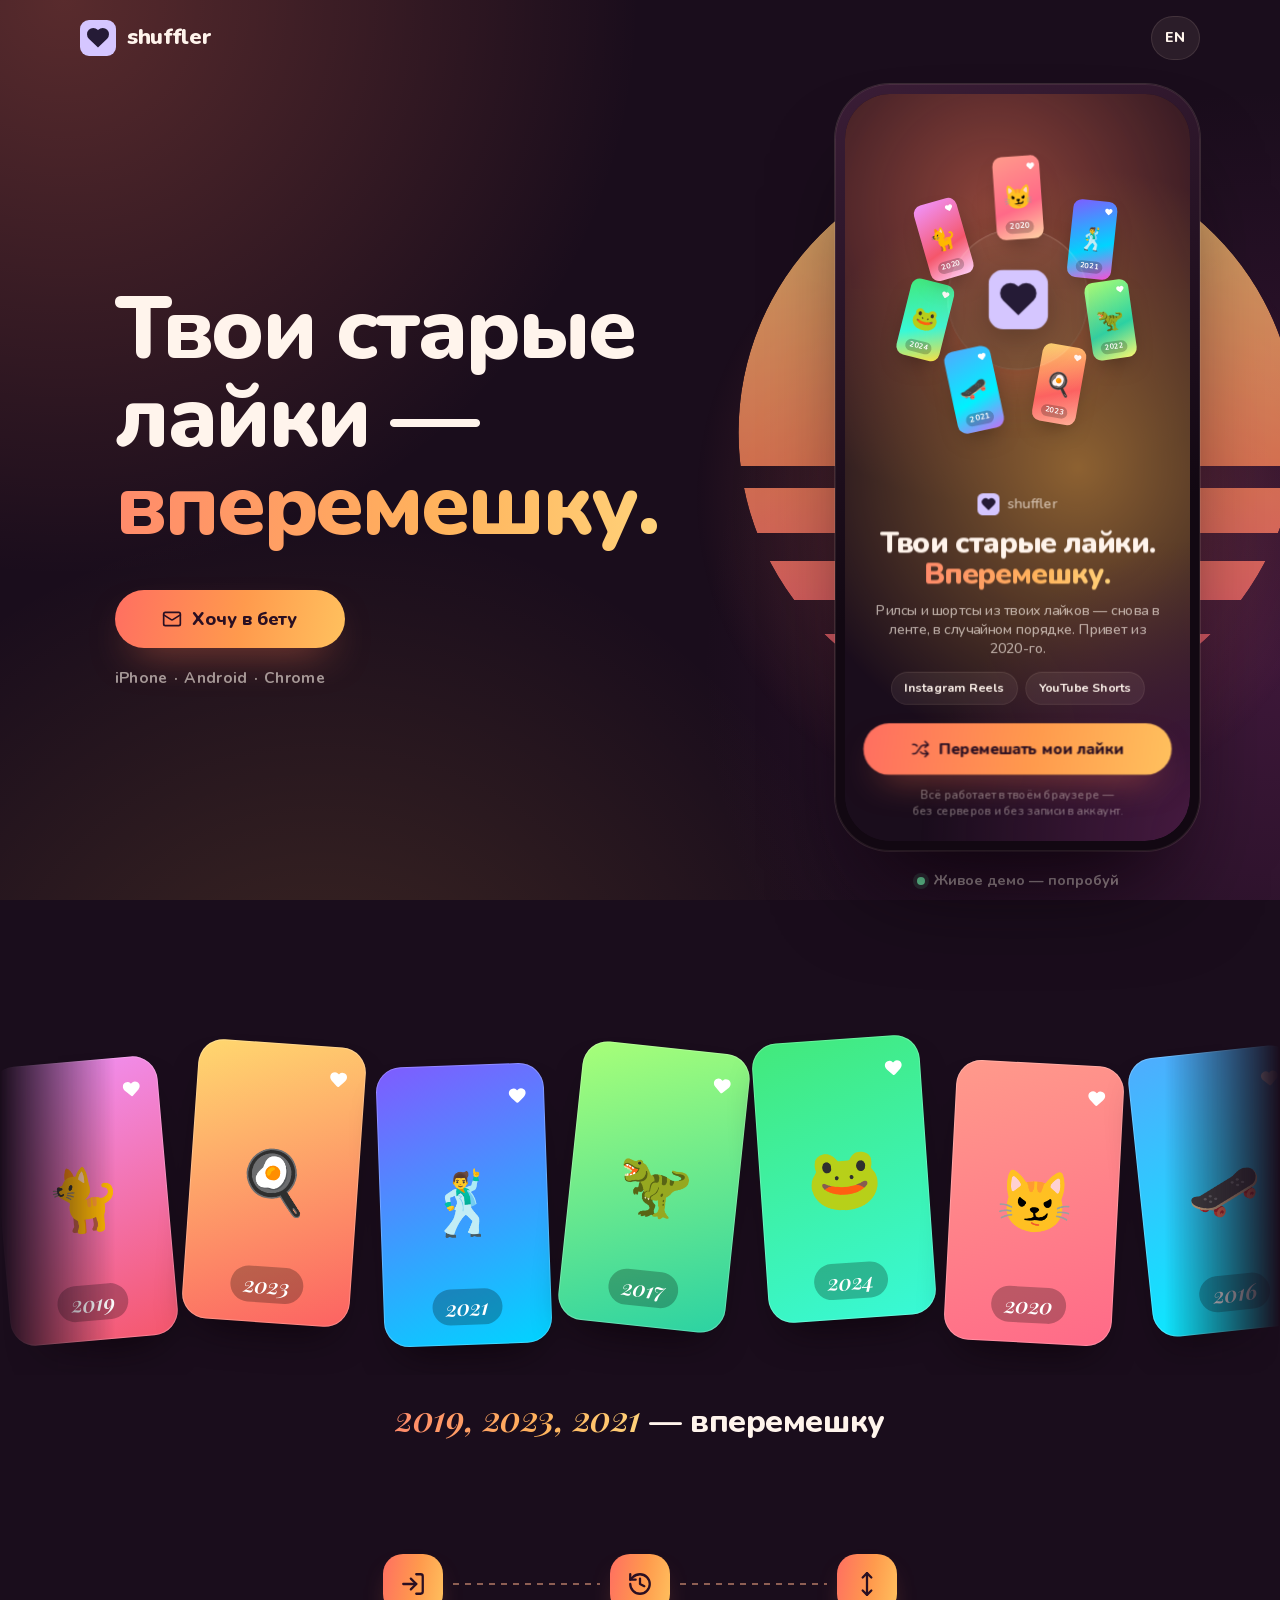
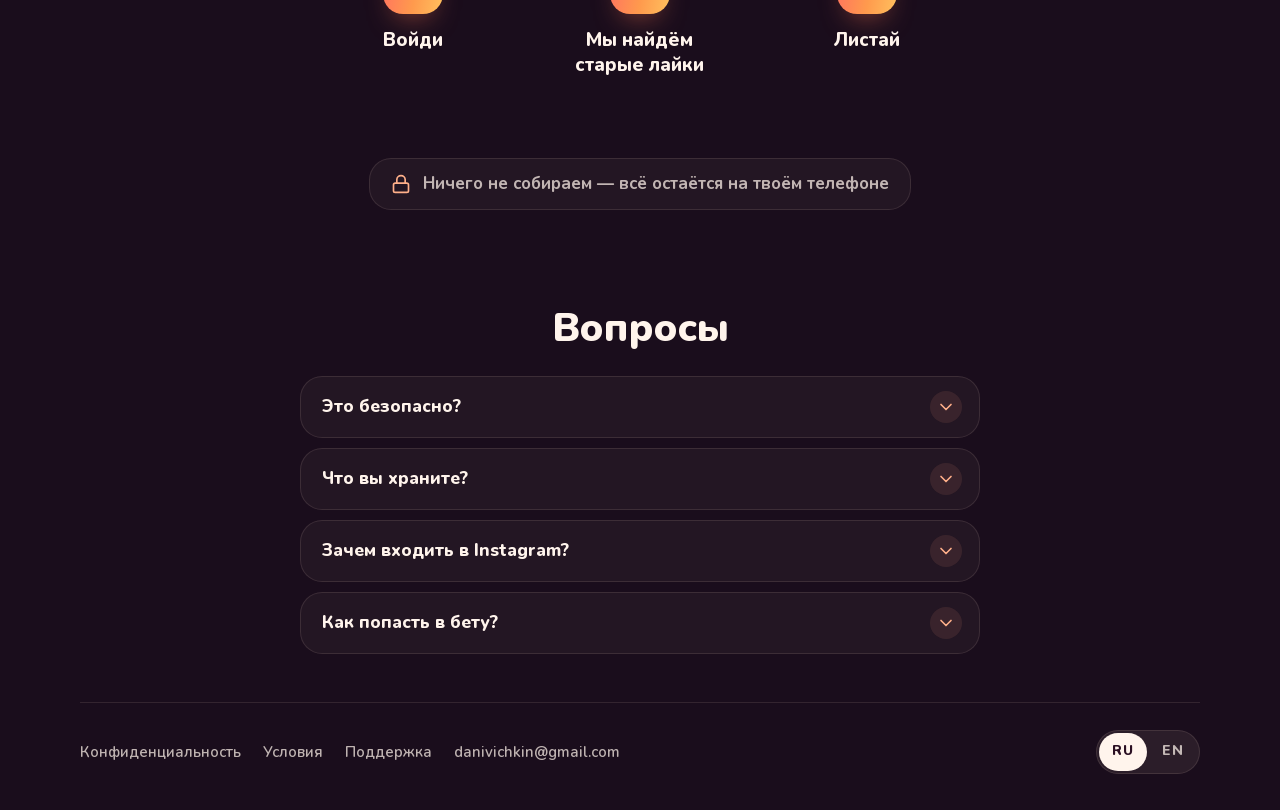
<file: index.html>
<!doctype html>
<html lang="ru">
<head>
  <meta charset="utf-8">
  <meta name="viewport" content="width=device-width, initial-scale=1, viewport-fit=cover">
  <meta name="color-scheme" content="dark">
  <meta name="theme-color" content="#1a0d1c">
  <title>Shuffler — твои старые лайки, вперемешку</title>
  <meta name="description" content="Рилсы и шортсы, которые ты когда-то лайкнул, — вперемешку. Ничего не собираем: всё остаётся на твоём телефоне.">
  <link rel="canonical" href="https://pac1man.github.io/shuffler/">
  <link rel="alternate" hreflang="ru" href="https://pac1man.github.io/shuffler/">
  <link rel="alternate" hreflang="en" href="https://pac1man.github.io/shuffler/en/">
  <link rel="alternate" hreflang="x-default" href="https://pac1man.github.io/shuffler/">
  <meta property="og:type" content="website">
  <meta property="og:site_name" content="Shuffler">
  <meta property="og:locale" content="ru_RU">
  <meta property="og:locale:alternate" content="en_US">
  <meta property="og:title" content="Shuffler — твои старые лайки, вперемешку">
  <meta property="og:description" content="Рилсы и шортсы, которые ты когда-то лайкнул, — вперемешку.">
  <meta property="og:url" content="https://pac1man.github.io/shuffler/">
  <meta property="og:image" content="https://pac1man.github.io/shuffler/assets/og-ru.jpg">
  <meta property="og:image:width" content="1200">
  <meta property="og:image:height" content="630">
  <meta property="og:image:alt" content="Shuffler: три открытки с эмодзи на фоне заката и надпись «Твои старые лайки. Вперемешку.»">
  <meta name="twitter:card" content="summary_large_image">
  <link rel="icon" href="assets/icon.svg" type="image/svg+xml">
  <link rel="icon" href="assets/icon-32.png" sizes="32x32" type="image/png">
  <link rel="apple-touch-icon" href="assets/apple-touch-icon.png">
  <link rel="stylesheet" href="assets/fonts/fonts.css">
  <link rel="stylesheet" href="assets/landing.css">
</head>
<body>
  <svg width="0" height="0" style="position:absolute" aria-hidden="true" focusable="false">
    <!-- Icons: Lucide (ISC License, see assets/LICENSE-lucide.txt). Logo: Shuffler. -->
    <symbol id="logo" viewBox="0 0 64 64"><rect width="64" height="64" rx="16" fill="#D5C6FF"/><path d="M32 49 15.7 33.2a11.1 11.1 0 0 1 0-15.7 11.1 11.1 0 0 1 15.7 0l.6.6.6-.6a11.1 11.1 0 0 1 15.7 15.7L32 49Z" fill="#251B36"/></symbol>
    <symbol id="i-heart" viewBox="0 0 24 24"><path d="M2 9.5a5.5 5.5 0 0 1 9.591-3.676.56.56 0 0 0 .818 0A5.49 5.49 0 0 1 22 9.5c0 2.29-1.5 4-3 5.5l-5.492 5.313a2 2 0 0 1-3 .019L5 15c-1.5-1.5-3-3.2-3-5.5"/></symbol>
    <symbol id="i-chevron-down" viewBox="0 0 24 24"><path d="m6 9 6 6 6-6"/></symbol>
    <symbol id="i-mail" viewBox="0 0 24 24"><rect width="20" height="16" x="2" y="4" rx="2"/><path d="m22 7-8.97 5.7a1.94 1.94 0 0 1-2.06 0L2 7"/></symbol>
    <symbol id="i-login" viewBox="0 0 24 24"><path d="m10 17 5-5-5-5"/><path d="M15 12H3"/><path d="M15 3h4a2 2 0 0 1 2 2v14a2 2 0 0 1-2 2h-4"/></symbol>
    <symbol id="i-history" viewBox="0 0 24 24"><path d="M3 12a9 9 0 1 0 9-9 9.75 9.75 0 0 0-6.74 2.74L3 8"/><path d="M3 3v5h5"/><path d="M12 7v5l4 2"/></symbol>
    <symbol id="i-move" viewBox="0 0 24 24"><path d="M12 2v20"/><path d="m8 18 4 4 4-4"/><path d="m8 6 4-4 4 4"/></symbol>
    <symbol id="i-lock" viewBox="0 0 24 24"><rect width="18" height="11" x="3" y="11" rx="2" ry="2"/><path d="M7 11V7a5 5 0 0 1 10 0v4"/></symbol>
  </svg>

  <a class="skip" href="#main">К содержанию</a>
  <div class="ambient" aria-hidden="true"><i></i><i></i><i></i></div>

  <header class="top wrap">
    <a class="brand" href="index.html" aria-label="Shuffler — на главную"><svg class="logo" viewBox="0 0 64 64" aria-hidden="true"><use href="#logo"/></svg>shuffler</a>
    <a class="lang" href="en/index.html" hreflang="en" lang="en" aria-label="English version">EN</a>
  </header>

  <main id="main">
    <section class="hero wrap" aria-labelledby="hero-title">
      <div class="hero-copy">
        <h1 id="hero-title">Твои старые лайки — <span class="grad">вперемешку.</span></h1>
        <a class="btn btn-primary" href="mailto:danivichkin@gmail.com?subject=Shuffler%20beta"><svg class="ic" aria-hidden="true"><use href="#i-mail"/></svg>Хочу в бету</a>
        <p class="platforms">iPhone · Android · Chrome</p>
      </div>

      <figure class="phone-stage">
        <div class="sun-glow" aria-hidden="true"></div>
        <div class="sun" aria-hidden="true"></div>
        <div class="phone">
          <div class="phone-screen">
            <iframe src="preview/index.html?embed=1" title="Живое демо Shuffler" referrerpolicy="no-referrer"></iframe>
          </div>
        </div>
        <figcaption class="phone-caption">Живое демо — попробуй</figcaption>
      </figure>
    </section>

    <section class="years" aria-label="Лайки из разных лет вперемешку">
      <div class="strip" aria-hidden="true">
        <div class="strip-track">
          <ul class="strip-set">
            <li class="rc" style="--c1:#f093fb;--c2:#f5576c;--r:-5deg;--y:10px"><span class="rc-e">🐈</span><svg class="rc-h" viewBox="0 0 24 24"><use href="#i-heart"/></svg><b class="rc-y">2019</b></li>
            <li class="rc" style="--c1:#ffd86f;--c2:#fc6262;--r:4deg;--y:-8px"><span class="rc-e">🍳</span><svg class="rc-h" viewBox="0 0 24 24"><use href="#i-heart"/></svg><b class="rc-y">2023</b></li>
            <li class="rc" style="--c1:#7f5cff;--c2:#00d4ff;--r:-2deg;--y:14px"><span class="rc-e">🕺</span><svg class="rc-h" viewBox="0 0 24 24"><use href="#i-heart"/></svg><b class="rc-y">2021</b></li>
            <li class="rc" style="--c1:#a8ff78;--c2:#2bd2a3;--r:6deg;--y:-4px"><span class="rc-e">🦖</span><svg class="rc-h" viewBox="0 0 24 24"><use href="#i-heart"/></svg><b class="rc-y">2017</b></li>
            <li class="rc" style="--c1:#43e97b;--c2:#38f9d7;--r:-4deg;--y:-12px"><span class="rc-e">🐸</span><svg class="rc-h" viewBox="0 0 24 24"><use href="#i-heart"/></svg><b class="rc-y">2024</b></li>
            <li class="rc" style="--c1:#ff9a8b;--c2:#ff6a88;--r:3deg;--y:12px"><span class="rc-e">😼</span><svg class="rc-h" viewBox="0 0 24 24"><use href="#i-heart"/></svg><b class="rc-y">2020</b></li>
            <li class="rc" style="--c1:#4facfe;--c2:#00f2fe;--r:-6deg;--y:0px"><span class="rc-e">🛹</span><svg class="rc-h" viewBox="0 0 24 24"><use href="#i-heart"/></svg><b class="rc-y">2016</b></li>
            <li class="rc" style="--c1:#a18cd1;--c2:#fbc2eb;--r:2deg;--y:-10px"><span class="rc-e">🎧</span><svg class="rc-h" viewBox="0 0 24 24"><use href="#i-heart"/></svg><b class="rc-y">2022</b></li>
            <li class="rc" style="--c1:#66a6ff;--c2:#89f7fe;--r:-3deg;--y:8px"><span class="rc-e">🌊</span><svg class="rc-h" viewBox="0 0 24 24"><use href="#i-heart"/></svg><b class="rc-y">2025</b></li>
            <li class="rc" style="--c1:#f6d365;--c2:#fda085;--r:5deg;--y:-6px"><span class="rc-e">🍕</span><svg class="rc-h" viewBox="0 0 24 24"><use href="#i-heart"/></svg><b class="rc-y">2018</b></li>
          </ul>
          <ul class="strip-set">
            <li class="rc" style="--c1:#f093fb;--c2:#f5576c;--r:-5deg;--y:10px"><span class="rc-e">🐈</span><svg class="rc-h" viewBox="0 0 24 24"><use href="#i-heart"/></svg><b class="rc-y">2019</b></li>
            <li class="rc" style="--c1:#ffd86f;--c2:#fc6262;--r:4deg;--y:-8px"><span class="rc-e">🍳</span><svg class="rc-h" viewBox="0 0 24 24"><use href="#i-heart"/></svg><b class="rc-y">2023</b></li>
            <li class="rc" style="--c1:#7f5cff;--c2:#00d4ff;--r:-2deg;--y:14px"><span class="rc-e">🕺</span><svg class="rc-h" viewBox="0 0 24 24"><use href="#i-heart"/></svg><b class="rc-y">2021</b></li>
            <li class="rc" style="--c1:#a8ff78;--c2:#2bd2a3;--r:6deg;--y:-4px"><span class="rc-e">🦖</span><svg class="rc-h" viewBox="0 0 24 24"><use href="#i-heart"/></svg><b class="rc-y">2017</b></li>
            <li class="rc" style="--c1:#43e97b;--c2:#38f9d7;--r:-4deg;--y:-12px"><span class="rc-e">🐸</span><svg class="rc-h" viewBox="0 0 24 24"><use href="#i-heart"/></svg><b class="rc-y">2024</b></li>
            <li class="rc" style="--c1:#ff9a8b;--c2:#ff6a88;--r:3deg;--y:12px"><span class="rc-e">😼</span><svg class="rc-h" viewBox="0 0 24 24"><use href="#i-heart"/></svg><b class="rc-y">2020</b></li>
            <li class="rc" style="--c1:#4facfe;--c2:#00f2fe;--r:-6deg;--y:0px"><span class="rc-e">🛹</span><svg class="rc-h" viewBox="0 0 24 24"><use href="#i-heart"/></svg><b class="rc-y">2016</b></li>
            <li class="rc" style="--c1:#a18cd1;--c2:#fbc2eb;--r:2deg;--y:-10px"><span class="rc-e">🎧</span><svg class="rc-h" viewBox="0 0 24 24"><use href="#i-heart"/></svg><b class="rc-y">2022</b></li>
            <li class="rc" style="--c1:#66a6ff;--c2:#89f7fe;--r:-3deg;--y:8px"><span class="rc-e">🌊</span><svg class="rc-h" viewBox="0 0 24 24"><use href="#i-heart"/></svg><b class="rc-y">2025</b></li>
            <li class="rc" style="--c1:#f6d365;--c2:#fda085;--r:5deg;--y:-6px"><span class="rc-e">🍕</span><svg class="rc-h" viewBox="0 0 24 24"><use href="#i-heart"/></svg><b class="rc-y">2018</b></li>
          </ul>
        </div>
      </div>
      <p class="years-cap wrap"><span class="yrs">2019, 2023, 2021</span> — вперемешку</p>
    </section>

    <section class="wrap how" aria-label="Как это работает">
      <ol class="steps">
        <li><span class="step-ic"><svg class="ic" aria-hidden="true"><use href="#i-login"/></svg></span>Войди</li>
        <li><span class="step-ic"><svg class="ic" aria-hidden="true"><use href="#i-history"/></svg></span>Мы найдём старые лайки</li>
        <li><span class="step-ic"><svg class="ic" aria-hidden="true"><use href="#i-move"/></svg></span>Листай</li>
      </ol>
      <p class="privacy"><svg class="ic" aria-hidden="true"><use href="#i-lock"/></svg>Ничего не собираем — всё остаётся на твоём телефоне</p>
    </section>

    <section class="faq wrap" aria-labelledby="faq-title">
      <h2 class="faq-title" id="faq-title">Вопросы</h2>
      <div class="faq-list">
        <details name="faq"><summary>Это безопасно?<svg class="ic" aria-hidden="true"><use href="#i-chevron-down"/></svg></summary><p>Вход — на официальной странице Instagram или Google. Пароль Shuffler не видит.</p></details>
        <details name="faq"><summary>Что вы храните?<svg class="ic" aria-hidden="true"><use href="#i-chevron-down"/></svg></summary><p>Ничего: лайки, история и настройки остаются на твоём телефоне. Подробнее — в <a href="ru/privacy.html">политике</a>.</p></details>
        <details name="faq"><summary>Зачем входить в Instagram?<svg class="ic" aria-hidden="true"><use href="#i-chevron-down"/></svg></summary><p>Список лайков виден только тебе — без входа его не открыть.</p></details>
        <details name="faq"><summary>Как попасть в бету?<svg class="ic" aria-hidden="true"><use href="#i-chevron-down"/></svg></summary><p>Напиши на <a href="mailto:danivichkin@gmail.com?subject=Shuffler%20beta">danivichkin@gmail.com</a> — пришлём приглашение для iPhone, Android или Chrome.</p></details>
      </div>
    </section>
  </main>

  <footer class="foot wrap">
    <nav class="foot-links" aria-label="Документы и связь">
      <a href="ru/privacy.html">Конфиденциальность</a>
      <a href="ru/terms.html">Условия</a>
      <a href="ru/support.html">Поддержка</a>
      <a href="mailto:danivichkin@gmail.com">danivichkin@gmail.com</a>
    </nav>
    <nav class="langs" aria-label="Язык">
      <span aria-current="page">RU</span>
      <a href="en/index.html" hreflang="en" lang="en">EN</a>
    </nav>
  </footer>
</body>
</html>
</file>
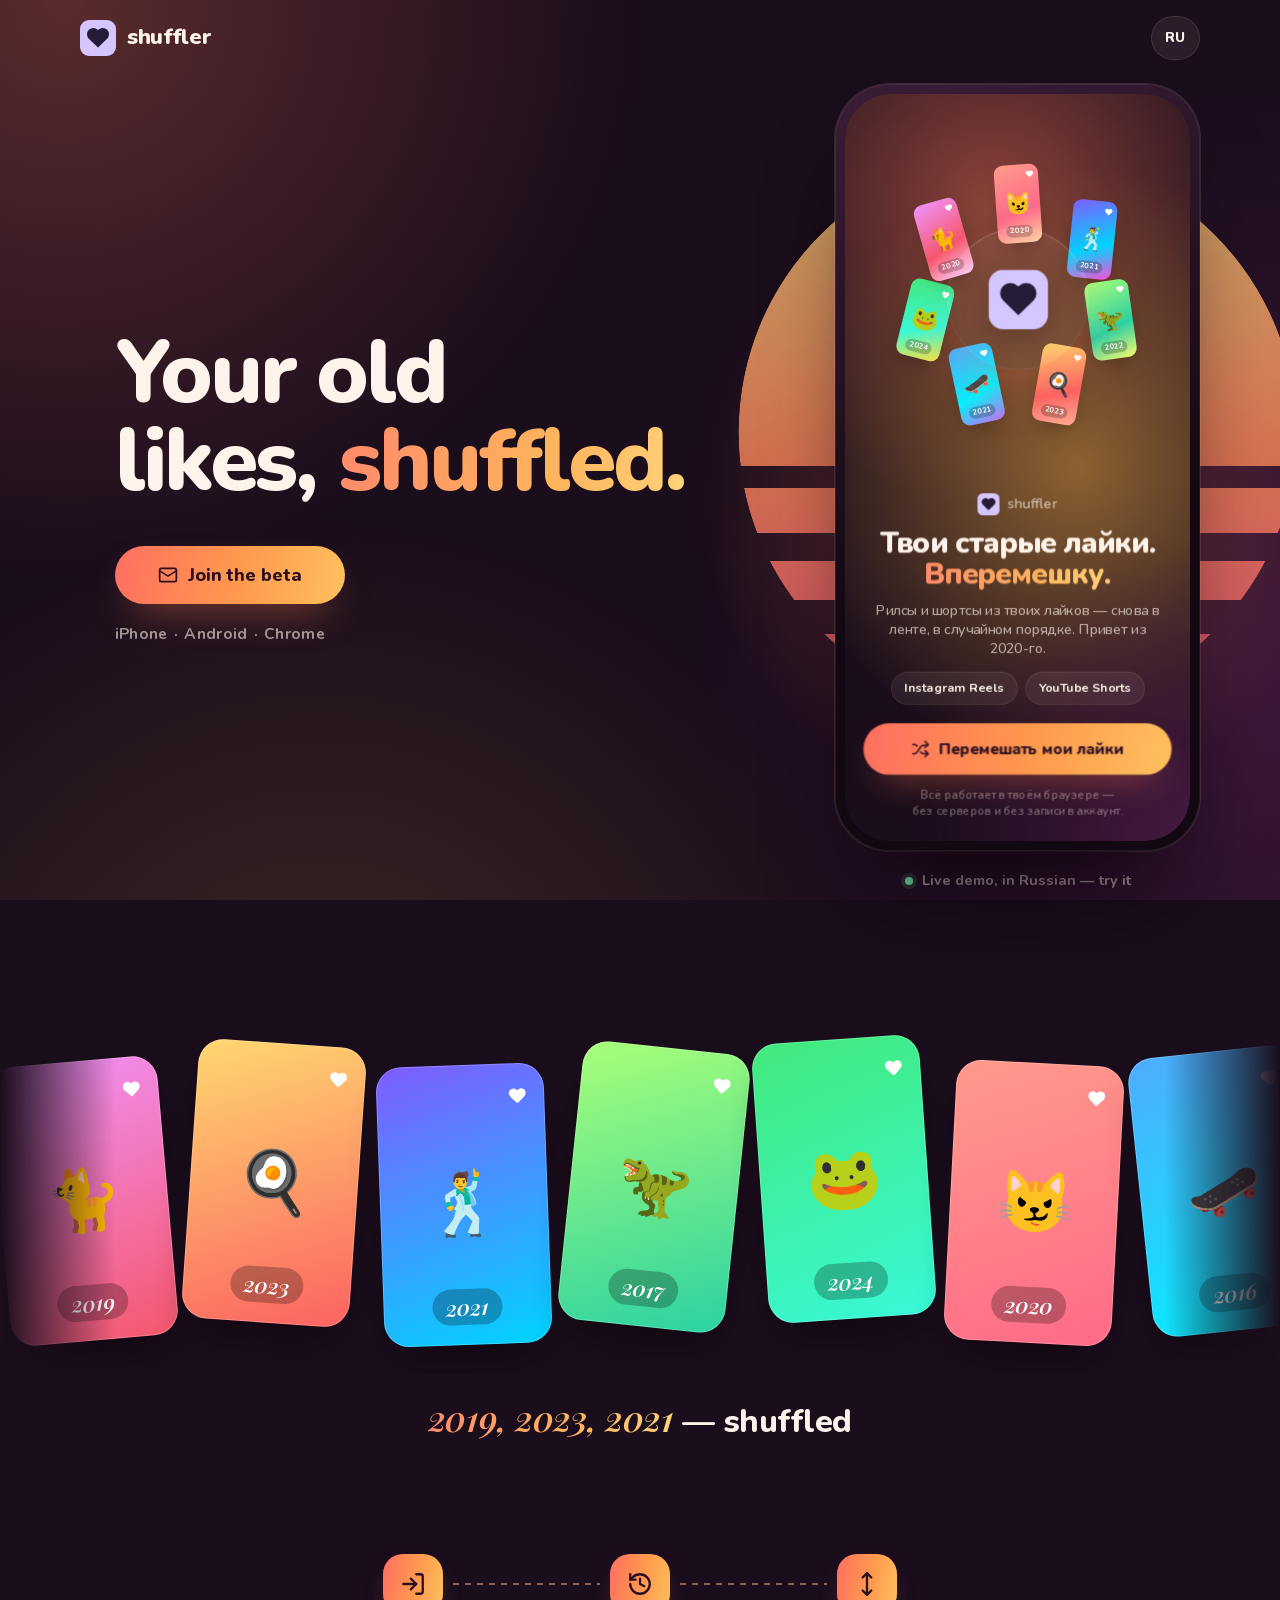
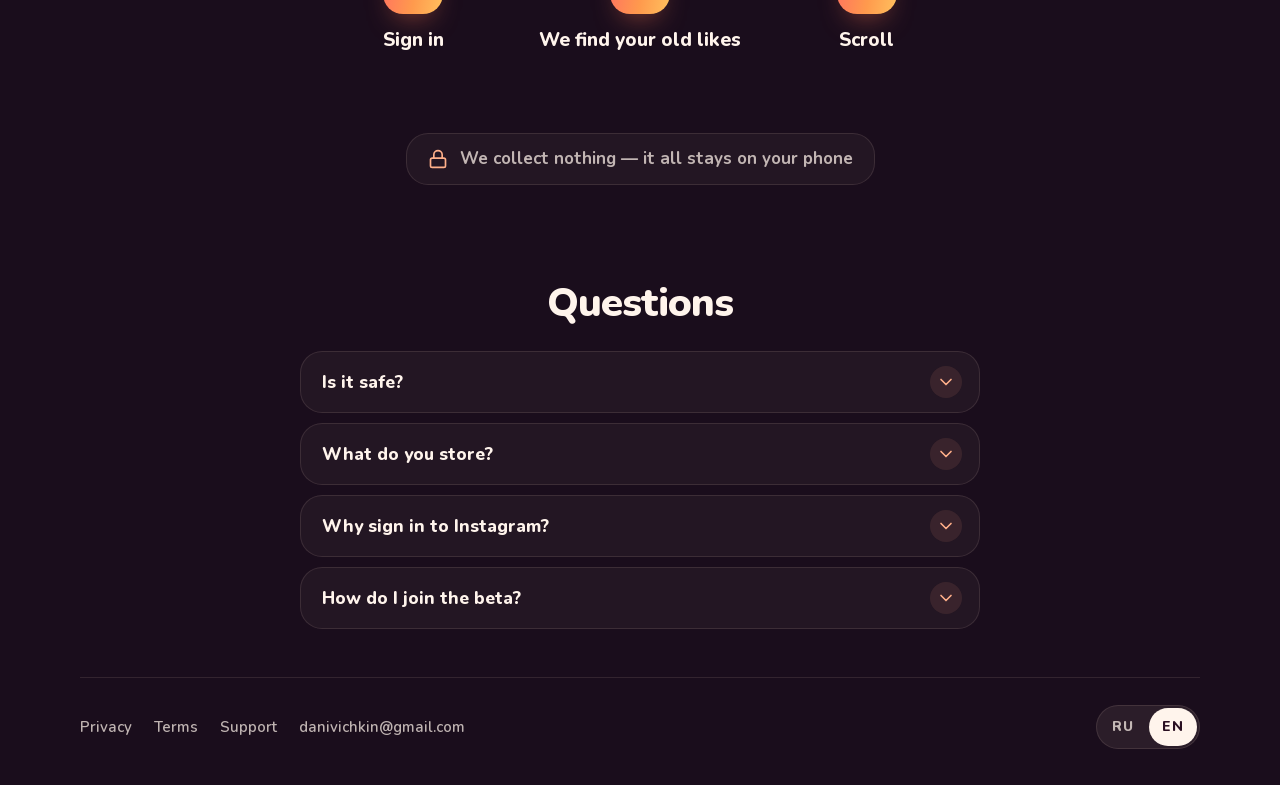
<file: en/index.html>
<!doctype html>
<html lang="en">
<head>
  <meta charset="utf-8">
  <meta name="viewport" content="width=device-width, initial-scale=1, viewport-fit=cover">
  <meta name="color-scheme" content="dark">
  <meta name="theme-color" content="#1a0d1c">
  <title>Shuffler — your old likes, shuffled</title>
  <meta name="description" content="The Reels and Shorts you once liked, shuffled. We collect nothing: everything stays on your phone.">
  <link rel="canonical" href="https://pac1man.github.io/shuffler/en/">
  <link rel="alternate" hreflang="ru" href="https://pac1man.github.io/shuffler/">
  <link rel="alternate" hreflang="en" href="https://pac1man.github.io/shuffler/en/">
  <link rel="alternate" hreflang="x-default" href="https://pac1man.github.io/shuffler/">
  <meta property="og:type" content="website">
  <meta property="og:site_name" content="Shuffler">
  <meta property="og:locale" content="en_US">
  <meta property="og:locale:alternate" content="ru_RU">
  <meta property="og:title" content="Shuffler — your old likes, shuffled">
  <meta property="og:description" content="The Reels and Shorts you once liked, shuffled.">
  <meta property="og:url" content="https://pac1man.github.io/shuffler/en/">
  <meta property="og:image" content="https://pac1man.github.io/shuffler/assets/og-en.jpg">
  <meta property="og:image:width" content="1200">
  <meta property="og:image:height" content="630">
  <meta property="og:image:alt" content="Shuffler: three emoji postcards in front of a striped sunset and the line “Your old likes. Shuffled.”">
  <meta name="twitter:card" content="summary_large_image">
  <link rel="icon" href="../assets/icon.svg" type="image/svg+xml">
  <link rel="icon" href="../assets/icon-32.png" sizes="32x32" type="image/png">
  <link rel="apple-touch-icon" href="../assets/apple-touch-icon.png">
  <link rel="stylesheet" href="../assets/fonts/fonts.css">
  <link rel="stylesheet" href="../assets/landing.css">
</head>
<body>
  <svg width="0" height="0" style="position:absolute" aria-hidden="true" focusable="false">
    <!-- Icons: Lucide (ISC License, see ../assets/LICENSE-lucide.txt). Logo: Shuffler. -->
    <symbol id="logo" viewBox="0 0 64 64"><rect width="64" height="64" rx="16" fill="#D5C6FF"/><path d="M32 49 15.7 33.2a11.1 11.1 0 0 1 0-15.7 11.1 11.1 0 0 1 15.7 0l.6.6.6-.6a11.1 11.1 0 0 1 15.7 15.7L32 49Z" fill="#251B36"/></symbol>
    <symbol id="i-heart" viewBox="0 0 24 24"><path d="M2 9.5a5.5 5.5 0 0 1 9.591-3.676.56.56 0 0 0 .818 0A5.49 5.49 0 0 1 22 9.5c0 2.29-1.5 4-3 5.5l-5.492 5.313a2 2 0 0 1-3 .019L5 15c-1.5-1.5-3-3.2-3-5.5"/></symbol>
    <symbol id="i-chevron-down" viewBox="0 0 24 24"><path d="m6 9 6 6 6-6"/></symbol>
    <symbol id="i-mail" viewBox="0 0 24 24"><rect width="20" height="16" x="2" y="4" rx="2"/><path d="m22 7-8.97 5.7a1.94 1.94 0 0 1-2.06 0L2 7"/></symbol>
    <symbol id="i-login" viewBox="0 0 24 24"><path d="m10 17 5-5-5-5"/><path d="M15 12H3"/><path d="M15 3h4a2 2 0 0 1 2 2v14a2 2 0 0 1-2 2h-4"/></symbol>
    <symbol id="i-history" viewBox="0 0 24 24"><path d="M3 12a9 9 0 1 0 9-9 9.75 9.75 0 0 0-6.74 2.74L3 8"/><path d="M3 3v5h5"/><path d="M12 7v5l4 2"/></symbol>
    <symbol id="i-move" viewBox="0 0 24 24"><path d="M12 2v20"/><path d="m8 18 4 4 4-4"/><path d="m8 6 4-4 4 4"/></symbol>
    <symbol id="i-lock" viewBox="0 0 24 24"><rect width="18" height="11" x="3" y="11" rx="2" ry="2"/><path d="M7 11V7a5 5 0 0 1 10 0v4"/></symbol>
  </svg>

  <a class="skip" href="#main">Skip to content</a>
  <div class="ambient" aria-hidden="true"><i></i><i></i><i></i></div>

  <header class="top wrap">
    <a class="brand" href="index.html" aria-label="Shuffler — home"><svg class="logo" viewBox="0 0 64 64" aria-hidden="true"><use href="#logo"/></svg>shuffler</a>
    <a class="lang" href="../index.html" hreflang="ru" lang="ru" aria-label="Русская версия">RU</a>
  </header>

  <main id="main">
    <section class="hero wrap" aria-labelledby="hero-title">
      <div class="hero-copy">
        <h1 id="hero-title">Your old likes, <span class="grad">shuffled.</span></h1>
        <a class="btn btn-primary" href="mailto:danivichkin@gmail.com?subject=Shuffler%20beta"><svg class="ic" aria-hidden="true"><use href="#i-mail"/></svg>Join the beta</a>
        <p class="platforms">iPhone · Android · Chrome</p>
      </div>

      <figure class="phone-stage">
        <div class="sun-glow" aria-hidden="true"></div>
        <div class="sun" aria-hidden="true"></div>
        <div class="phone">
          <div class="phone-screen">
            <iframe src="../preview/index.html?embed=1" title="Live Shuffler demo (in Russian)" referrerpolicy="no-referrer"></iframe>
          </div>
        </div>
        <figcaption class="phone-caption">Live demo, in Russian — try it</figcaption>
      </figure>
    </section>

    <section class="years" aria-label="Likes from different years, mixed">
      <div class="strip" aria-hidden="true">
        <div class="strip-track">
          <ul class="strip-set">
            <li class="rc" style="--c1:#f093fb;--c2:#f5576c;--r:-5deg;--y:10px"><span class="rc-e">🐈</span><svg class="rc-h" viewBox="0 0 24 24"><use href="#i-heart"/></svg><b class="rc-y">2019</b></li>
            <li class="rc" style="--c1:#ffd86f;--c2:#fc6262;--r:4deg;--y:-8px"><span class="rc-e">🍳</span><svg class="rc-h" viewBox="0 0 24 24"><use href="#i-heart"/></svg><b class="rc-y">2023</b></li>
            <li class="rc" style="--c1:#7f5cff;--c2:#00d4ff;--r:-2deg;--y:14px"><span class="rc-e">🕺</span><svg class="rc-h" viewBox="0 0 24 24"><use href="#i-heart"/></svg><b class="rc-y">2021</b></li>
            <li class="rc" style="--c1:#a8ff78;--c2:#2bd2a3;--r:6deg;--y:-4px"><span class="rc-e">🦖</span><svg class="rc-h" viewBox="0 0 24 24"><use href="#i-heart"/></svg><b class="rc-y">2017</b></li>
            <li class="rc" style="--c1:#43e97b;--c2:#38f9d7;--r:-4deg;--y:-12px"><span class="rc-e">🐸</span><svg class="rc-h" viewBox="0 0 24 24"><use href="#i-heart"/></svg><b class="rc-y">2024</b></li>
            <li class="rc" style="--c1:#ff9a8b;--c2:#ff6a88;--r:3deg;--y:12px"><span class="rc-e">😼</span><svg class="rc-h" viewBox="0 0 24 24"><use href="#i-heart"/></svg><b class="rc-y">2020</b></li>
            <li class="rc" style="--c1:#4facfe;--c2:#00f2fe;--r:-6deg;--y:0px"><span class="rc-e">🛹</span><svg class="rc-h" viewBox="0 0 24 24"><use href="#i-heart"/></svg><b class="rc-y">2016</b></li>
            <li class="rc" style="--c1:#a18cd1;--c2:#fbc2eb;--r:2deg;--y:-10px"><span class="rc-e">🎧</span><svg class="rc-h" viewBox="0 0 24 24"><use href="#i-heart"/></svg><b class="rc-y">2022</b></li>
            <li class="rc" style="--c1:#66a6ff;--c2:#89f7fe;--r:-3deg;--y:8px"><span class="rc-e">🌊</span><svg class="rc-h" viewBox="0 0 24 24"><use href="#i-heart"/></svg><b class="rc-y">2025</b></li>
            <li class="rc" style="--c1:#f6d365;--c2:#fda085;--r:5deg;--y:-6px"><span class="rc-e">🍕</span><svg class="rc-h" viewBox="0 0 24 24"><use href="#i-heart"/></svg><b class="rc-y">2018</b></li>
          </ul>
          <ul class="strip-set">
            <li class="rc" style="--c1:#f093fb;--c2:#f5576c;--r:-5deg;--y:10px"><span class="rc-e">🐈</span><svg class="rc-h" viewBox="0 0 24 24"><use href="#i-heart"/></svg><b class="rc-y">2019</b></li>
            <li class="rc" style="--c1:#ffd86f;--c2:#fc6262;--r:4deg;--y:-8px"><span class="rc-e">🍳</span><svg class="rc-h" viewBox="0 0 24 24"><use href="#i-heart"/></svg><b class="rc-y">2023</b></li>
            <li class="rc" style="--c1:#7f5cff;--c2:#00d4ff;--r:-2deg;--y:14px"><span class="rc-e">🕺</span><svg class="rc-h" viewBox="0 0 24 24"><use href="#i-heart"/></svg><b class="rc-y">2021</b></li>
            <li class="rc" style="--c1:#a8ff78;--c2:#2bd2a3;--r:6deg;--y:-4px"><span class="rc-e">🦖</span><svg class="rc-h" viewBox="0 0 24 24"><use href="#i-heart"/></svg><b class="rc-y">2017</b></li>
            <li class="rc" style="--c1:#43e97b;--c2:#38f9d7;--r:-4deg;--y:-12px"><span class="rc-e">🐸</span><svg class="rc-h" viewBox="0 0 24 24"><use href="#i-heart"/></svg><b class="rc-y">2024</b></li>
            <li class="rc" style="--c1:#ff9a8b;--c2:#ff6a88;--r:3deg;--y:12px"><span class="rc-e">😼</span><svg class="rc-h" viewBox="0 0 24 24"><use href="#i-heart"/></svg><b class="rc-y">2020</b></li>
            <li class="rc" style="--c1:#4facfe;--c2:#00f2fe;--r:-6deg;--y:0px"><span class="rc-e">🛹</span><svg class="rc-h" viewBox="0 0 24 24"><use href="#i-heart"/></svg><b class="rc-y">2016</b></li>
            <li class="rc" style="--c1:#a18cd1;--c2:#fbc2eb;--r:2deg;--y:-10px"><span class="rc-e">🎧</span><svg class="rc-h" viewBox="0 0 24 24"><use href="#i-heart"/></svg><b class="rc-y">2022</b></li>
            <li class="rc" style="--c1:#66a6ff;--c2:#89f7fe;--r:-3deg;--y:8px"><span class="rc-e">🌊</span><svg class="rc-h" viewBox="0 0 24 24"><use href="#i-heart"/></svg><b class="rc-y">2025</b></li>
            <li class="rc" style="--c1:#f6d365;--c2:#fda085;--r:5deg;--y:-6px"><span class="rc-e">🍕</span><svg class="rc-h" viewBox="0 0 24 24"><use href="#i-heart"/></svg><b class="rc-y">2018</b></li>
          </ul>
        </div>
      </div>
      <p class="years-cap wrap"><span class="yrs">2019, 2023, 2021</span> — shuffled</p>
    </section>

    <section class="wrap how" aria-label="How it works">
      <ol class="steps">
        <li><span class="step-ic"><svg class="ic" aria-hidden="true"><use href="#i-login"/></svg></span>Sign in</li>
        <li><span class="step-ic"><svg class="ic" aria-hidden="true"><use href="#i-history"/></svg></span>We find your old likes</li>
        <li><span class="step-ic"><svg class="ic" aria-hidden="true"><use href="#i-move"/></svg></span>Scroll</li>
      </ol>
      <p class="privacy"><svg class="ic" aria-hidden="true"><use href="#i-lock"/></svg>We collect nothing — it all stays on your phone</p>
    </section>

    <section class="faq wrap" aria-labelledby="faq-title">
      <h2 class="faq-title" id="faq-title">Questions</h2>
      <div class="faq-list">
        <details name="faq"><summary>Is it safe?<svg class="ic" aria-hidden="true"><use href="#i-chevron-down"/></svg></summary><p>You sign in on the official Instagram or Google page. Shuffler never sees your password.</p></details>
        <details name="faq"><summary>What do you store?<svg class="ic" aria-hidden="true"><use href="#i-chevron-down"/></svg></summary><p>Nothing: your likes, history and settings stay on your phone. Details in the <a href="privacy.html">privacy policy</a>.</p></details>
        <details name="faq"><summary>Why sign in to Instagram?<svg class="ic" aria-hidden="true"><use href="#i-chevron-down"/></svg></summary><p>Your likes are visible only to you — without signing in, they can’t be found.</p></details>
        <details name="faq"><summary>How do I join the beta?<svg class="ic" aria-hidden="true"><use href="#i-chevron-down"/></svg></summary><p>Email <a href="mailto:danivichkin@gmail.com?subject=Shuffler%20beta">danivichkin@gmail.com</a> and we’ll send an invite for iPhone, Android or Chrome.</p></details>
      </div>
    </section>
  </main>

  <footer class="foot wrap">
    <nav class="foot-links" aria-label="Legal and contact">
      <a href="privacy.html">Privacy</a>
      <a href="terms.html">Terms</a>
      <a href="support.html">Support</a>
      <a href="mailto:danivichkin@gmail.com">danivichkin@gmail.com</a>
    </nav>
    <nav class="langs" aria-label="Language">
      <a href="../index.html" hreflang="ru" lang="ru">RU</a>
      <span aria-current="page">EN</span>
    </nav>
  </footer>
</body>
</html>
</file>
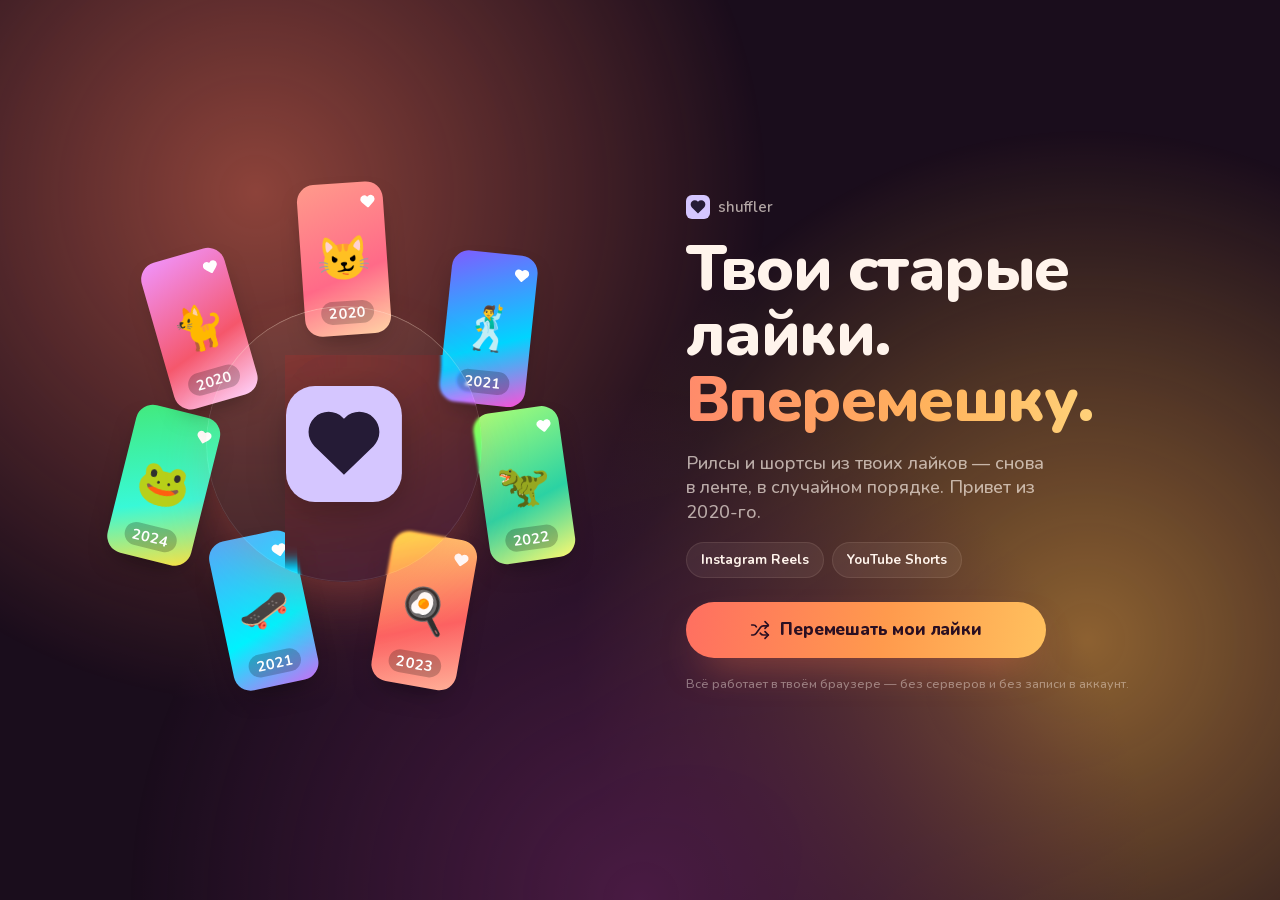
<file: preview/index.html>
<!doctype html>
<html lang="ru" data-theme="dark">
<head>
  <meta charset="utf-8">
  <meta name="viewport" content="width=device-width, initial-scale=1, viewport-fit=cover">
  <meta name="color-scheme" content="dark">
  <meta name="robots" content="noindex">
  <meta name="theme-color" content="#1a0d1c">
  <title>Shuffler — демо</title>
  <meta name="description" content="Интерактивный макет Shuffler. Все ролики, имена и комментарии в демо вымышленные.">
  <link rel="icon" href="../assets/icon.svg" type="image/svg+xml">
  <link rel="icon" href="../assets/icon-32.png" sizes="32x32" type="image/png">
  <link rel="stylesheet" href="../assets/fonts/fonts.css">
  <link rel="stylesheet" href="assets/reel-art.css">
  <link rel="stylesheet" href="assets/review.css">
  <link rel="stylesheet" href="assets/liquid-base.css">
  <link rel="stylesheet" href="style.css">
  <script src="assets/shuffler-core.js" defer></script>
  <script src="assets/liquid-app.js" defer></script>
  <script src="app.js" defer></script>
</head>
<body>
  <!-- Refraction filters for big glass surfaces are generated into #lg-defs at runtime (Chromium). -->
  <svg class="lg-defs" width="0" height="0" aria-hidden="true" focusable="false">
    <defs id="lg-defs"></defs>
  </svg>

  <div class="ambient" aria-hidden="true"><i></i><i></i><i></i></div>

  <!-- ============================ ONBOARDING ============================ -->
  <section class="onb" id="onb" aria-labelledby="onb-title" hidden>
    <div class="onb-stage" aria-hidden="true">
      <div class="orbit" id="orbit"></div>
      <div class="lens glass" id="lens" data-lg="lens"><span class="lens-logo" id="lens-logo"></span></div>
      <span class="ripple" id="ripple"></span>
    </div>
    <div class="onb-copy">
      <p class="onb-kicker"><span class="onb-mark"></span>shuffler</p>
      <h1 id="onb-title">Твои старые лайки.<br><span>Вперемешку.</span></h1>
      <p class="onb-lead">Рилсы и шортсы из твоих лайков — снова в ленте, в случайном порядке. Привет из 2020-го.</p>
      <div class="onb-sources" role="group" aria-label="Источники">
        <span class="chip">Instagram Reels</span>
        <span class="chip">YouTube Shorts</span>
      </div>
      <button class="cta" id="onb-start" type="button"><span class="cta-ic"></span><span>Перемешать мои лайки</span></button>
      <p class="onb-note">Всё работает в твоём браузере — без серверов и без записи в аккаунт.</p>
    </div>
  </section>

  <!-- =============================== FEED =============================== -->
  <main class="feed" id="feed" aria-label="Лента Shuffler" hidden>
    <div class="frame" id="frame">
      <div class="stage" id="stage"></div>

      <div class="overlay">
        <!-- top-right corner: a neutral «open original» link + settings (no platform logos) -->
        <div class="corner" id="corner">
          <button class="src-mark open-original" id="src-mark" type="button" aria-label="Открыть оригинал" title="Открыть оригинал"></button>
          <button class="icon-btn" id="open-settings" type="button" aria-label="Настройки" aria-haspopup="dialog"></button>
        </div>

        <div class="meta-wrap">
          <p class="pausechip" id="pausechip" role="status" hidden><span class="sr-only">Источник рилсов попросил паузу — рилсы вернутся примерно через минуту, пока играют шортсы.</span><span class="pc-ic" aria-hidden="true"></span><span aria-hidden="true">Рилсы вернутся через <b data-countdown>1:00</b></span></p>
          <div class="meta" id="meta">
          <p class="yearchip" id="yearchip" aria-live="polite"><span class="yc-ic"></span><span class="yc-label">Лайкнуто в</span><span class="yc-year" id="yc-year"><b>2021</b></span></p>
          <p class="author" id="author">@author</p>
          <p class="caption" id="caption">caption</p>
          <p class="sound" id="sound"><span class="sound-ic"></span><span class="sound-track"><span id="sound-text">оригинальный звук</span></span></p>
          </div>
        </div>

        <div class="progress" aria-hidden="true"><i id="progress"></i></div>
        <div class="hint" id="hint" aria-hidden="true"><span class="hint-ic"></span>Свайп вверх — следующий</div>
      </div>

      <nav class="rail" id="rail" aria-label="Действия с роликом">
        <button class="rail-btn" id="like" type="button" aria-pressed="true" aria-label="Убрать лайк"><span class="rail-ic"></span></button>
        <button class="rail-btn" id="comments" type="button" aria-label="Комментарии" aria-haspopup="dialog"><span class="rail-ic"></span></button>
        <button class="rail-btn" id="share" type="button" aria-label="Поделиться"><span class="rail-ic"></span></button>
        <button class="rail-btn" id="reshuffle" type="button" aria-label="Перемешать ещё раз" title="Перемешать ещё раз"><span class="rail-ic"></span></button>
      </nav>
    </div>

    <p class="kbd-hint" aria-hidden="true"></p>
    <div class="toasts" id="toasts" aria-live="polite"></div>
  </main>

  <!-- ============================= SETTINGS ============================= -->
  <dialog class="sheet glass" id="settings" aria-labelledby="settings-title" data-lg="sheet">
    <div class="sheet-grab" aria-hidden="true"><i></i></div>
    <div class="panes" id="panes">
      <section class="pane pane-main">
        <header class="sheet-head">
          <h2 class="head-title" id="settings-title" tabindex="-1">Настройки</h2>
          <button class="icon-btn small" type="button" data-close aria-label="Закрыть"></button>
        </header>
        <div class="pane-body" data-scroll>
          <p class="big-title" aria-hidden="true">Настройки</p>

          <h3 class="group-title">Источники</h3>
          <div class="group">
            <label class="row">
              <span class="row-text"><b>Instagram Reels</b></span>
              <input type="checkbox" class="switch" role="switch" id="src-ig" checked>
            </label>
            <label class="row">
              <span class="row-text"><b>YouTube Shorts</b></span>
              <input type="checkbox" class="switch" role="switch" id="src-yt" checked>
            </label>
          </div>

          <h3 class="group-title" id="period-title">Период лайков</h3>
          <div class="group">
            <div class="seg" id="period" role="radiogroup" aria-labelledby="period-title">
              <span class="seg-thumb" aria-hidden="true"></span>
            </div>
            <div class="range" id="range" hidden>
              <label class="range-field" data-label="Начало периода"><span class="rf-month"></span><span class="rf-year"></span><input type="month" id="range-from" value="2021-03" min="2020-01" max="2026-10"></label>
              <span class="range-dash" aria-hidden="true"></span>
              <label class="range-field" data-label="Конец периода"><span class="rf-month"></span><span class="rf-year"></span><input type="month" id="range-to" value="2022-12" min="2020-01" max="2026-10"></label>
            </div>
            <p class="seg-hint" id="period-hint"></p>
          </div>

          <h3 class="group-title">Приложение</h3>
          <div class="group">
            <button class="row" type="button" id="lang-row" popovertarget="lang-menu">
              <span class="row-ic lang"></span>
              <span class="row-text"><b>Язык</b></span>
              <span class="row-value" id="lang-value">Русский</span><span class="row-chev"></span>
            </button>
            <!-- light theme is not planned: the appearance row stays in the DOM only because the shared script binds to it -->
            <div class="row" hidden>
              <span class="row-ic theme"></span>
              <span class="row-text"><b>Оформление</b></span>
              <div class="mini-seg" role="radiogroup" aria-label="Оформление" id="theme-seg">
                <button type="button" role="radio" data-theme-pick="light" aria-label="Светлое"></button>
                <button type="button" role="radio" data-theme-pick="dark" aria-label="Тёмное"></button>
              </div>
            </div>
          </div>

          <h3 class="group-title">Помощь</h3>
          <div class="group">
            <button class="row" type="button" data-open-pane="report">
              <span class="row-ic report"></span>
              <span class="row-text"><b>Сообщить о проблеме</b><small>Опиши, что пошло не так</small></span>
              <span class="row-chev"></span>
            </button>
          </div>
          <p class="sheet-foot">Shuffler · демо · все ролики, имена и комментарии вымышленные</p>
        </div>
      </section>

      <section class="pane pane-detail" id="pane-detail" aria-live="polite">
        <header class="sheet-head">
          <button class="icon-btn small back" type="button" data-back aria-label="Назад"></button>
          <h2 class="head-title" id="detail-title" tabindex="-1">Сообщить о проблеме</h2>
          <span class="head-spacer" aria-hidden="true"></span>
        </header>
        <div class="pane-body" data-scroll id="detail-body"></div>
      </section>
    </div>
    <div class="lang-menu" id="lang-menu" popover role="menu" aria-label="Язык"></div>
  </dialog>

  <!-- ============================= COMMENTS ============================= -->
  <dialog class="sheet glass comments" id="comments-sheet" aria-labelledby="comments-title" data-lg="sheet">
    <div class="sheet-grab" aria-hidden="true"><i></i></div>
    <section class="pane pane-main">
      <header class="sheet-head">
        <h2 class="head-title" id="comments-title" tabindex="-1">Комментарии</h2>
        <button class="icon-btn small" type="button" data-close aria-label="Закрыть"></button>
      </header>
      <div class="pane-body" data-scroll>
        <ul class="c-list" id="comment-list"></ul>
      </div>
      <form class="composer" id="composer" autocomplete="off">
        <span class="avatar me" aria-hidden="true">Я</span>
        <label class="composer-field">
          <input type="text" placeholder="Добавить комментарий…" aria-label="Комментарий" enterkeyhint="send">
          <button type="button" class="composer-emoji" aria-label="Добавить эмодзи"></button>
        </label>
        <button class="composer-send" type="submit" aria-label="Отправить" disabled></button>
      </form>
    </section>
  </dialog>
</body>
</html>
</file>
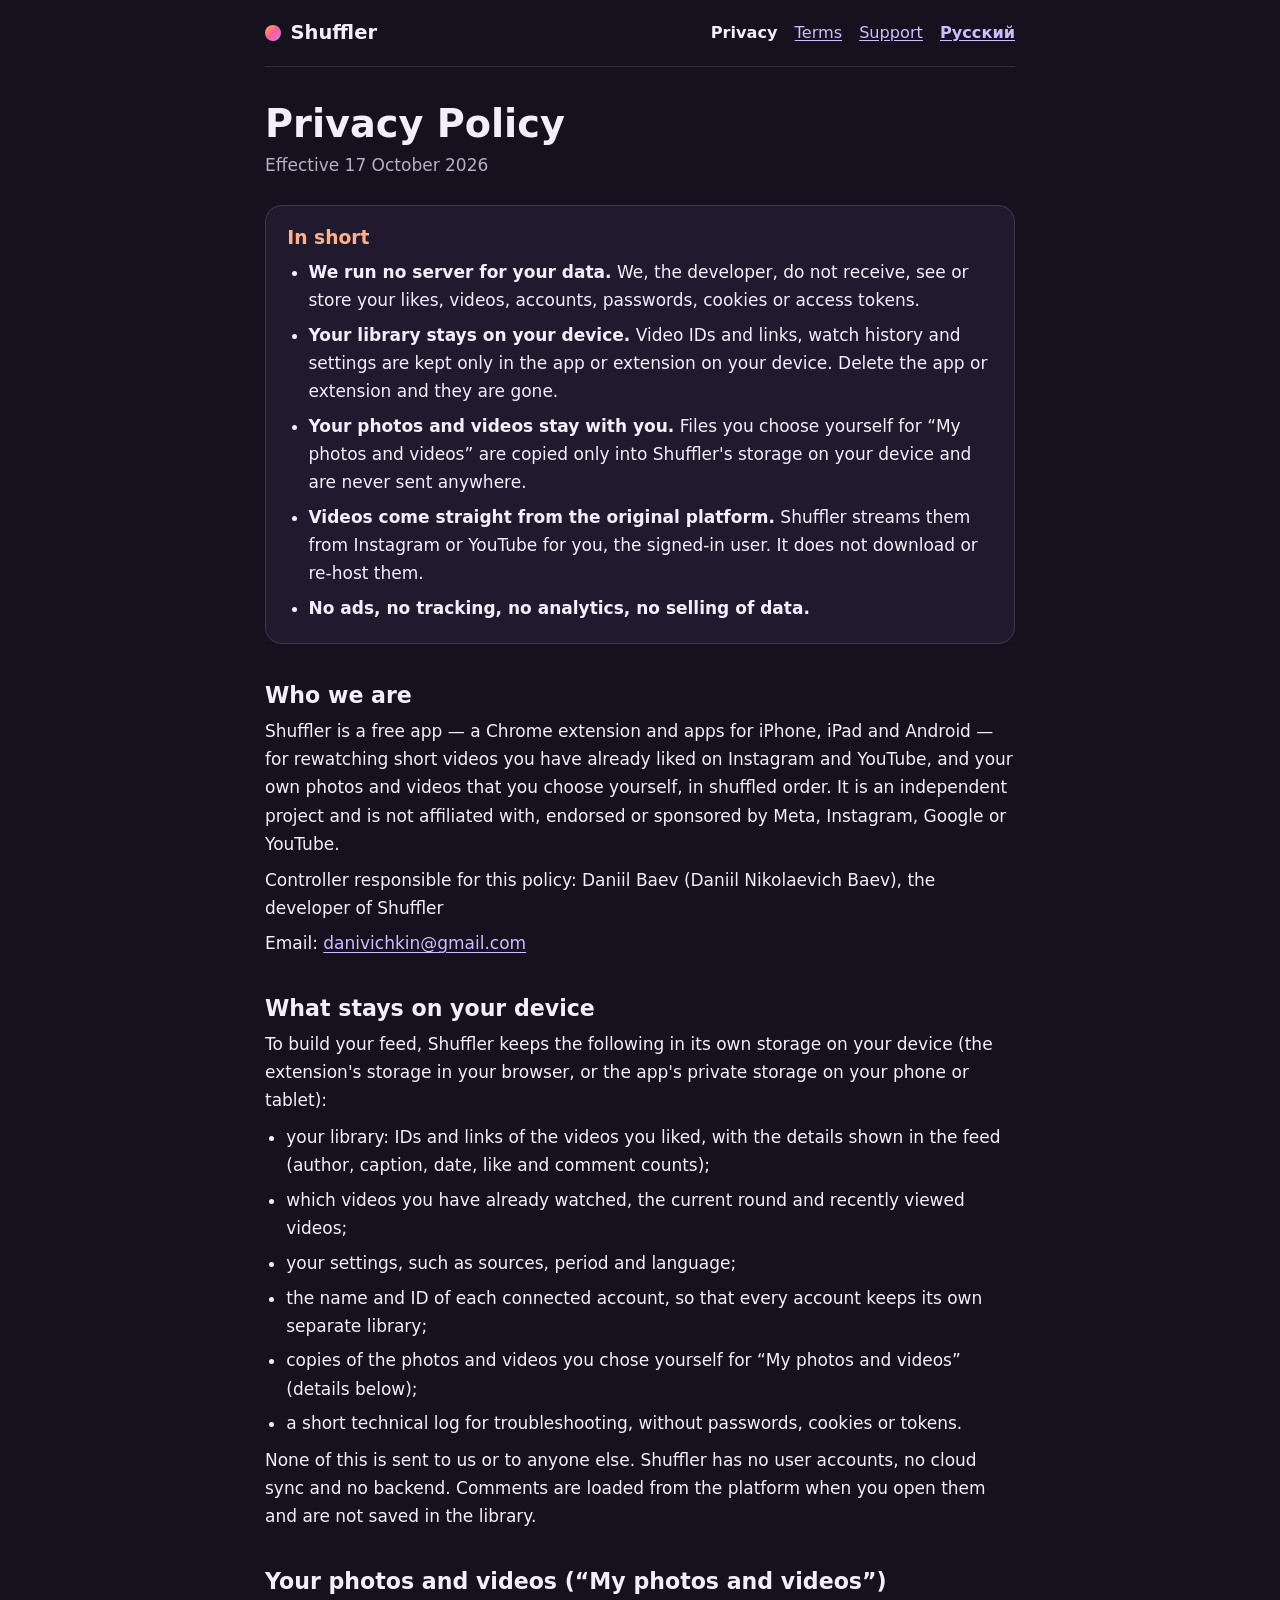
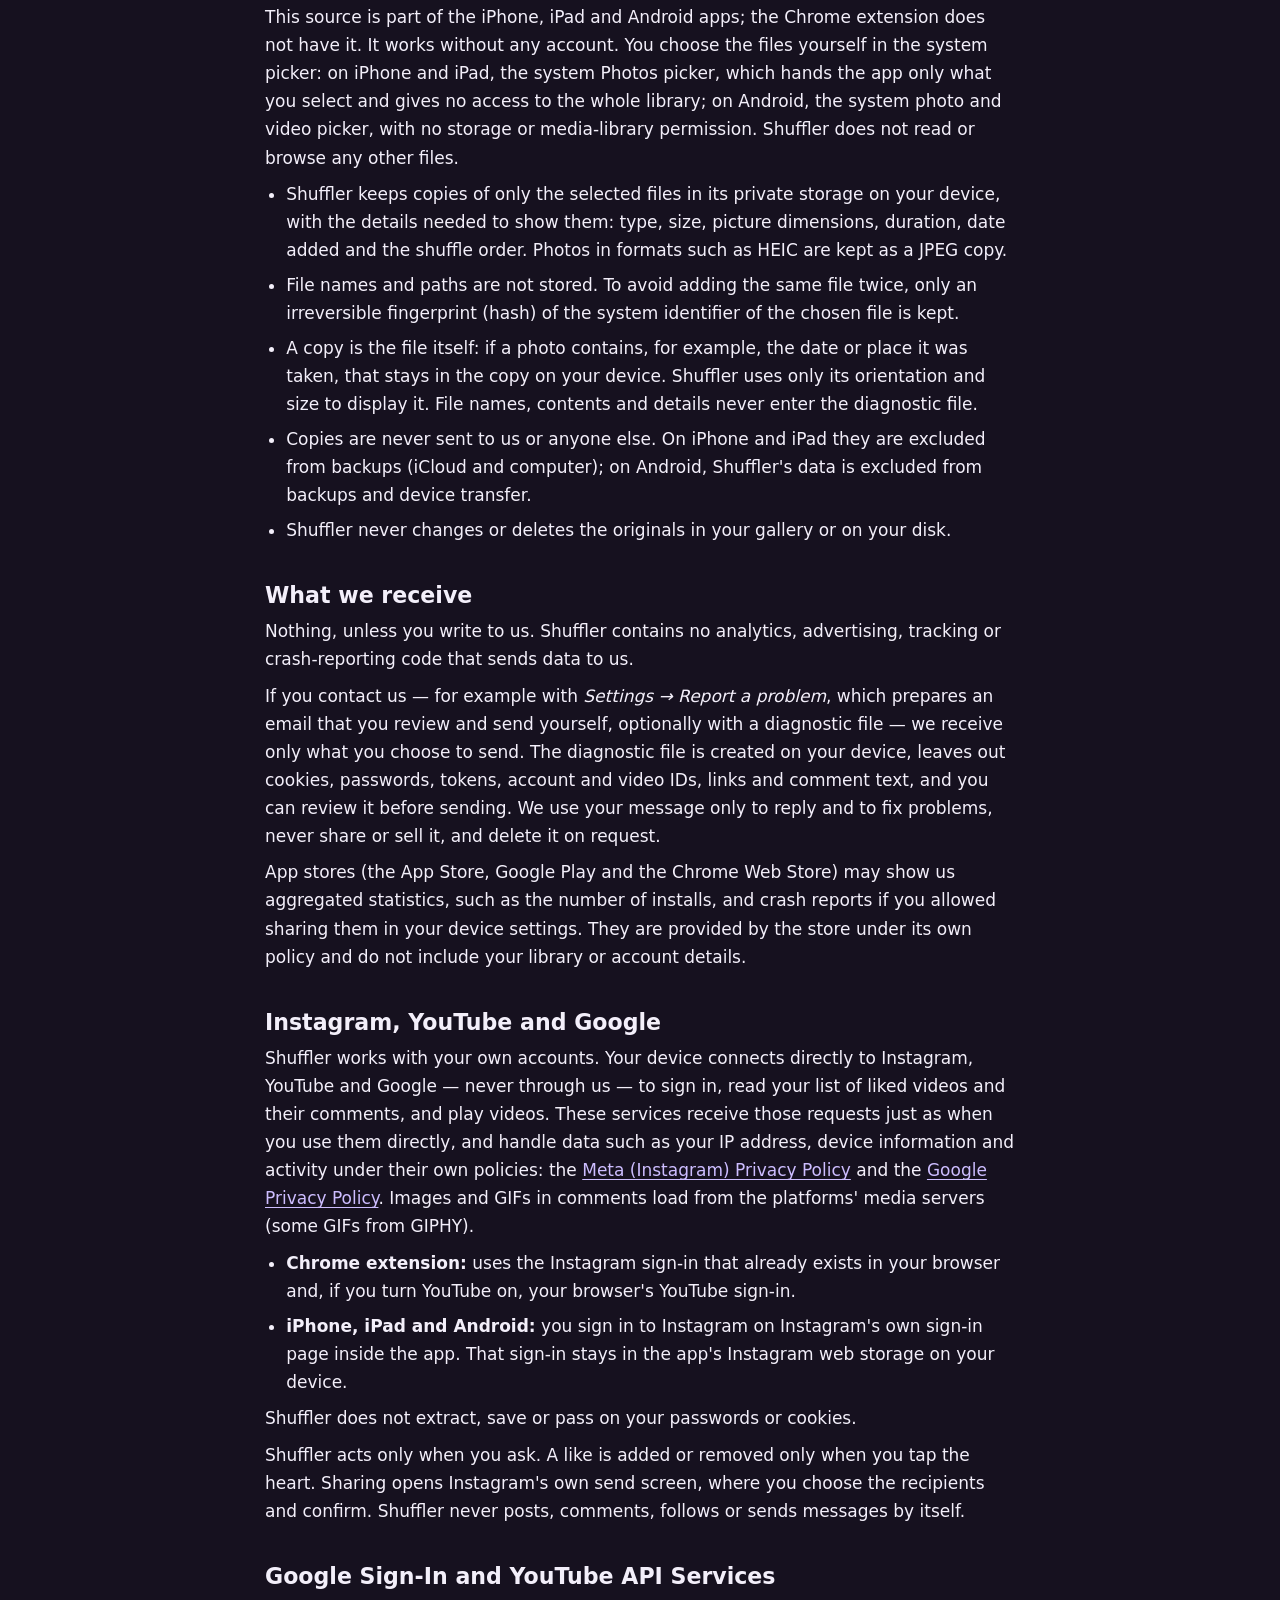
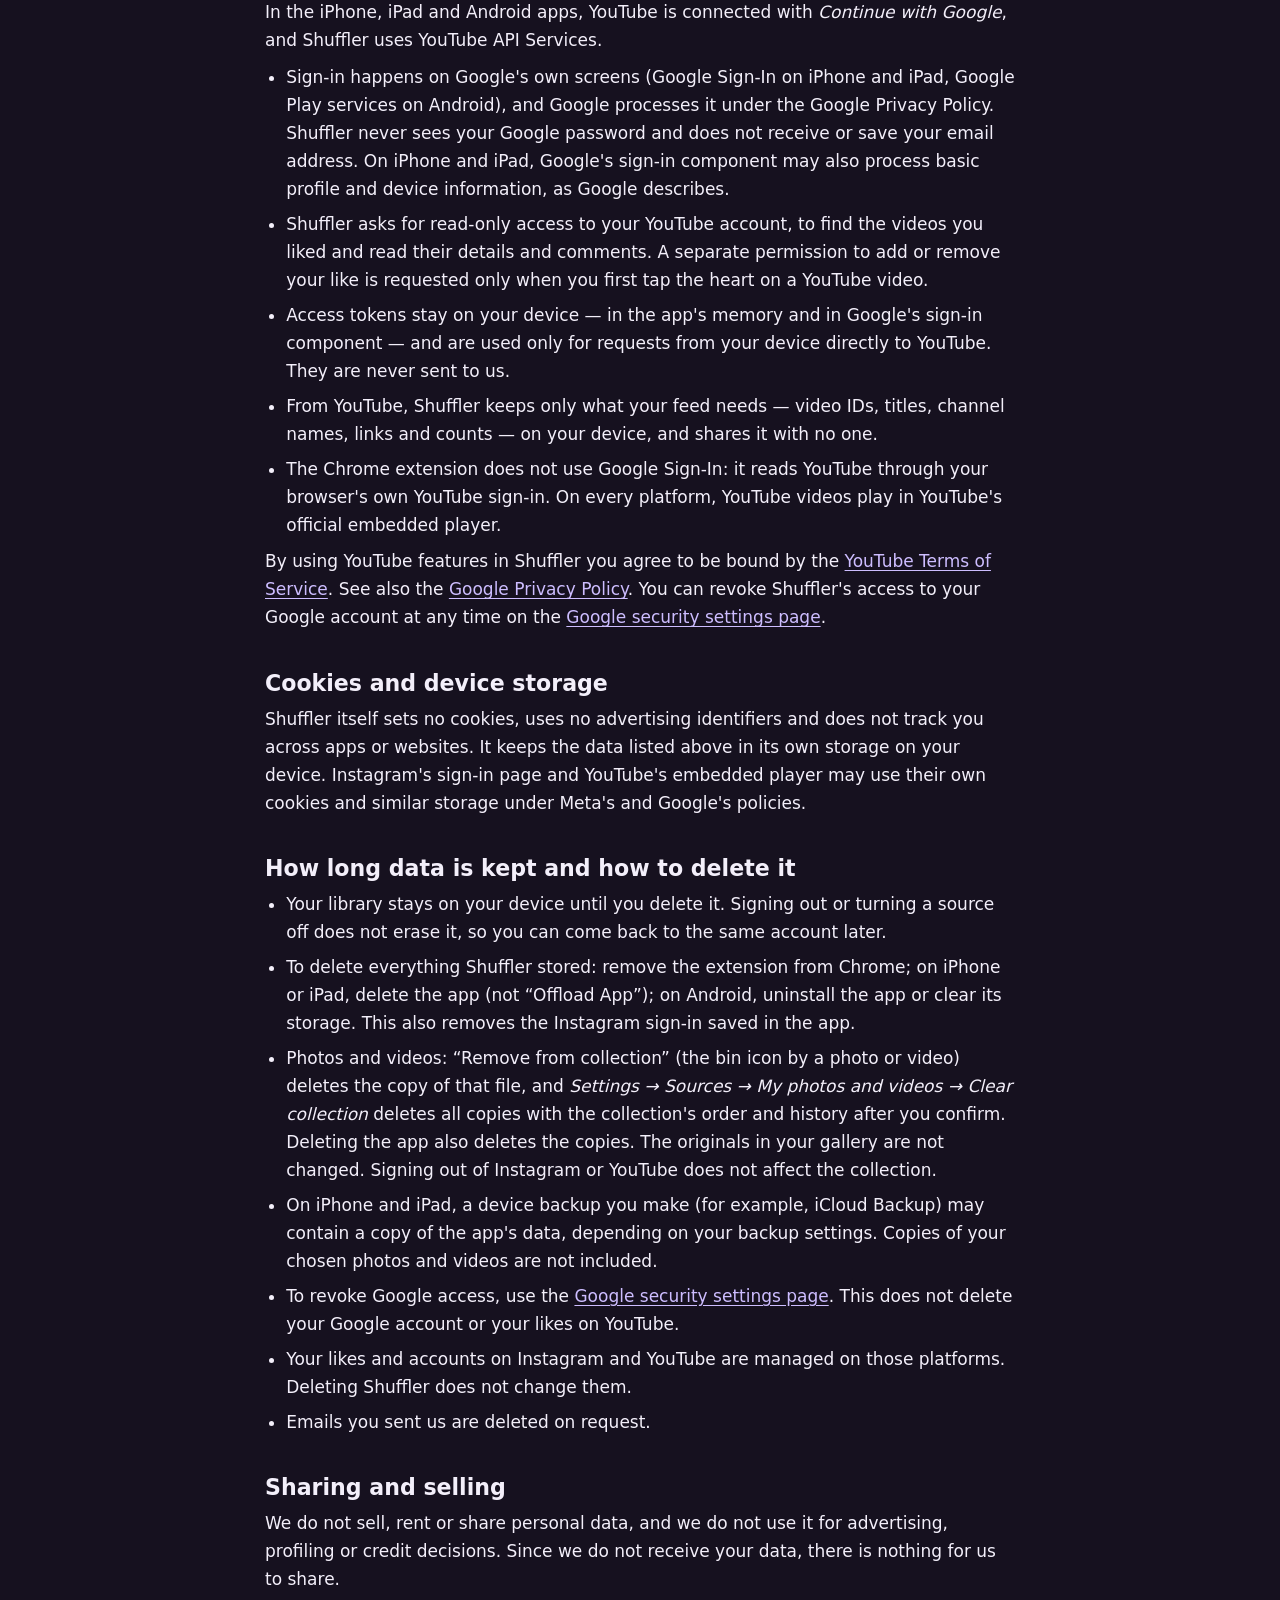
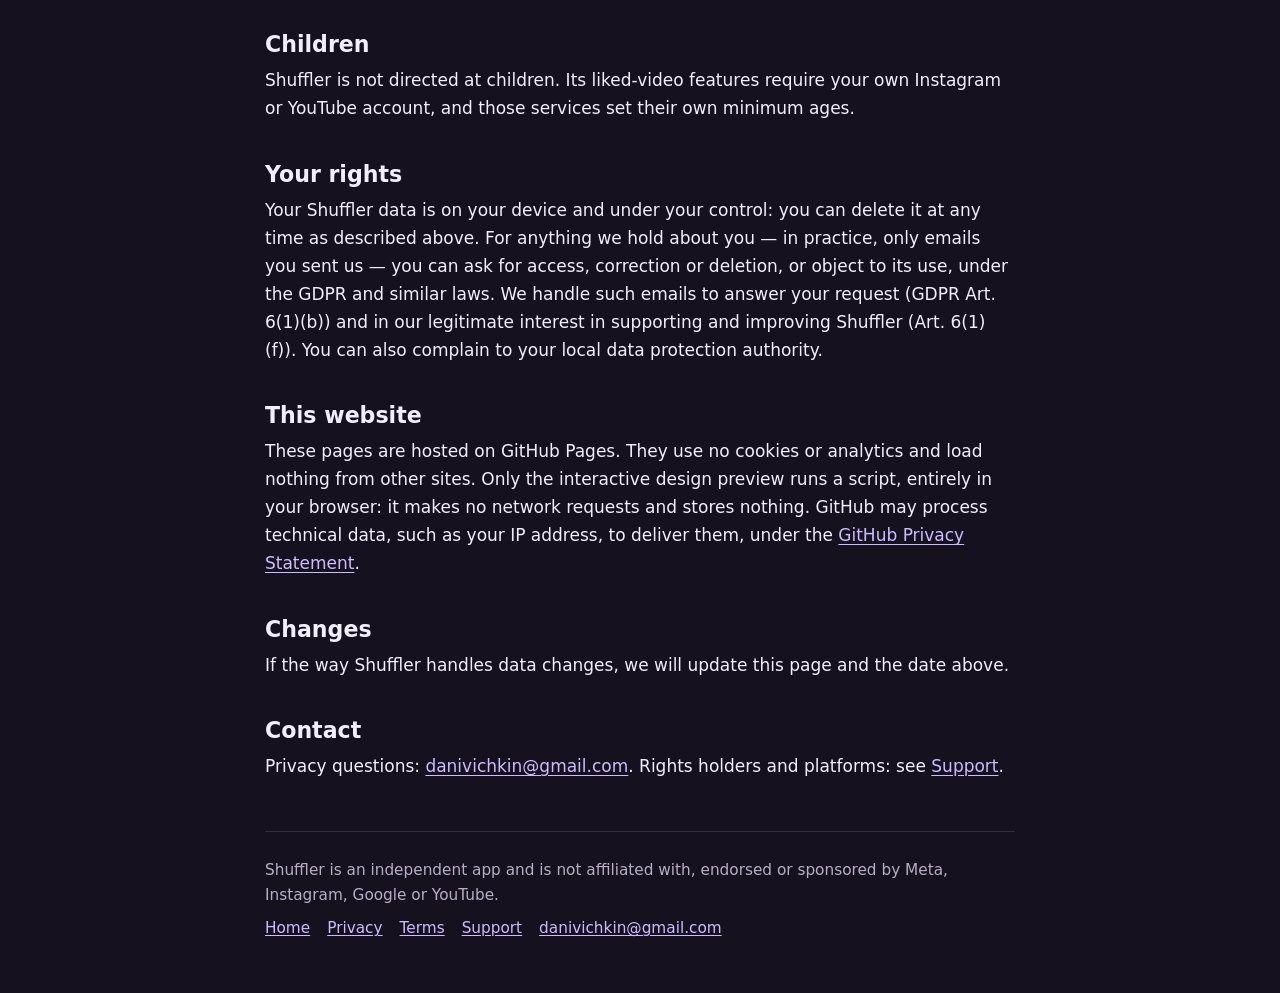
<file: en/privacy.html>
<!doctype html>
<html lang="en">
<head>
<meta charset="utf-8">
<meta name="viewport" content="width=device-width,initial-scale=1">
<title>Privacy Policy — Shuffler</title>
<meta name="description" content="How Shuffler handles data: no developer server, your library stays on your device, videos stream from the original platform.">
<link rel="stylesheet" href="../style.css">
<link rel="icon" href="../assets/icon.svg" type="image/svg+xml">
<link rel="alternate" hreflang="ru" href="https://pac1man.github.io/shuffler/ru/privacy.html">
</head>
<body>
<header class="site-header">
  <a class="brand" href="../index.html">Shuffler</a>
  <nav class="site-nav" aria-label="Pages">
    <a href="privacy.html" aria-current="page">Privacy</a>
    <a href="terms.html">Terms</a>
    <a href="support.html">Support</a>
    <a class="lang" href="../ru/privacy.html" hreflang="ru" lang="ru">Русский</a>
  </nav>
</header>
<main>
<h1>Privacy Policy</h1>
<p class="updated">Effective 17 October 2026</p>

<section class="summary" aria-labelledby="short">
  <h2 id="short">In short</h2>
  <ul>
    <li><strong>We run no server for your data.</strong> We, the developer, do not receive, see or store your likes, videos, accounts, passwords, cookies or access tokens.</li>
    <li><strong>Your library stays on your device.</strong> Video IDs and links, watch history and settings are kept only in the app or extension on your device. Delete the app or extension and they are gone.</li>
    <li><strong>Your photos and videos stay with you.</strong> Files you choose yourself for “My photos and videos” are copied only into Shuffler's storage on your device and are never sent anywhere.</li>
    <li><strong>Videos come straight from the original platform.</strong> Shuffler streams them from Instagram or YouTube for you, the signed-in user. It does not download or re-host them.</li>
    <li><strong>No ads, no tracking, no analytics, no selling of data.</strong></li>
  </ul>
</section>

<h2>Who we are</h2>
<p>Shuffler is a free app — a Chrome extension and apps for iPhone, iPad and Android — for rewatching short videos you have already liked on Instagram and YouTube, and your own photos and videos that you choose yourself, in shuffled order. It is an independent project and is not affiliated with, endorsed or sponsored by Meta, Instagram, Google or YouTube.</p>
<ul class="facts">
  <li>Controller responsible for this policy: Daniil Baev (Daniil Nikolaevich Baev), the developer of Shuffler</li>
  <li>Email: <a href="mailto:danivichkin@gmail.com">danivichkin@gmail.com</a></li>
</ul>

<h2>What stays on your device</h2>
<p>To build your feed, Shuffler keeps the following in its own storage on your device (the extension's storage in your browser, or the app's private storage on your phone or tablet):</p>
<ul>
  <li>your library: IDs and links of the videos you liked, with the details shown in the feed (author, caption, date, like and comment counts);</li>
  <li>which videos you have already watched, the current round and recently viewed videos;</li>
  <li>your settings, such as sources, period and language;</li>
  <li>the name and ID of each connected account, so that every account keeps its own separate library;</li>
  <li>copies of the photos and videos you chose yourself for “My photos and videos” (details below);</li>
  <li>a short technical log for troubleshooting, without passwords, cookies or tokens.</li>
</ul>
<p>None of this is sent to us or to anyone else. Shuffler has no user accounts, no cloud sync and no backend. Comments are loaded from the platform when you open them and are not saved in the library.</p>

<h2 id="photos">Your photos and videos (“My photos and videos”)</h2>
<p>This source is part of the iPhone, iPad and Android apps; the Chrome extension does not have it. It works without any account. You choose the files yourself in the system picker: on iPhone and iPad, the system Photos picker, which hands the app only what you select and gives no access to the whole library; on Android, the system photo and video picker, with no storage or media-library permission. Shuffler does not read or browse any other files.</p>
<ul>
  <li>Shuffler keeps copies of only the selected files in its private storage on your device, with the details needed to show them: type, size, picture dimensions, duration, date added and the shuffle order. Photos in formats such as HEIC are kept as a JPEG copy.</li>
  <li>File names and paths are not stored. To avoid adding the same file twice, only an irreversible fingerprint (hash) of the system identifier of the chosen file is kept.</li>
  <li>A copy is the file itself: if a photo contains, for example, the date or place it was taken, that stays in the copy on your device. Shuffler uses only its orientation and size to display it. File names, contents and details never enter the diagnostic file.</li>
  <li>Copies are never sent to us or anyone else. On iPhone and iPad they are excluded from backups (iCloud and computer); on Android, Shuffler's data is excluded from backups and device transfer.</li>
  <li>Shuffler never changes or deletes the originals in your gallery or on your disk.</li>
</ul>

<h2>What we receive</h2>
<p>Nothing, unless you write to us. Shuffler contains no analytics, advertising, tracking or crash-reporting code that sends data to us.</p>
<p>If you contact us — for example with <em>Settings → Report a problem</em>, which prepares an email that you review and send yourself, optionally with a diagnostic file — we receive only what you choose to send. The diagnostic file is created on your device, leaves out cookies, passwords, tokens, account and video IDs, links and comment text, and you can review it before sending. We use your message only to reply and to fix problems, never share or sell it, and delete it on request.</p>
<p>App stores (the App Store, Google Play and the Chrome Web Store) may show us aggregated statistics, such as the number of installs, and crash reports if you allowed sharing them in your device settings. They are provided by the store under its own policy and do not include your library or account details.</p>

<h2>Instagram, YouTube and Google</h2>
<p>Shuffler works with your own accounts. Your device connects directly to Instagram, YouTube and Google — never through us — to sign in, read your list of liked videos and their comments, and play videos. These services receive those requests just as when you use them directly, and handle data such as your IP address, device information and activity under their own policies: the <a href="https://privacycenter.instagram.com/policy/">Meta (Instagram) Privacy Policy</a> and the <a href="https://policies.google.com/privacy">Google Privacy Policy</a>. Images and GIFs in comments load from the platforms' media servers (some GIFs from GIPHY).</p>
<ul>
  <li><strong>Chrome extension:</strong> uses the Instagram sign-in that already exists in your browser and, if you turn YouTube on, your browser's YouTube sign-in.</li>
  <li><strong>iPhone, iPad and Android:</strong> you sign in to Instagram on Instagram's own sign-in page inside the app. That sign-in stays in the app's Instagram web storage on your device.</li>
</ul>
<p>Shuffler does not extract, save or pass on your passwords or cookies.</p>
<p>Shuffler acts only when you ask. A like is added or removed only when you tap the heart. Sharing opens Instagram's own send screen, where you choose the recipients and confirm. Shuffler never posts, comments, follows or sends messages by itself.</p>

<h2>Google Sign-In and YouTube API Services</h2>
<p>In the iPhone, iPad and Android apps, YouTube is connected with <em>Continue with Google</em>, and Shuffler uses YouTube API Services.</p>
<ul>
  <li>Sign-in happens on Google's own screens (Google Sign-In on iPhone and iPad, Google Play services on Android), and Google processes it under the Google Privacy Policy. Shuffler never sees your Google password and does not receive or save your email address. On iPhone and iPad, Google's sign-in component may also process basic profile and device information, as Google describes.</li>
  <li>Shuffler asks for read-only access to your YouTube account, to find the videos you liked and read their details and comments. A separate permission to add or remove your like is requested only when you first tap the heart on a YouTube video.</li>
  <li>Access tokens stay on your device — in the app's memory and in Google's sign-in component — and are used only for requests from your device directly to YouTube. They are never sent to us.</li>
  <li>From YouTube, Shuffler keeps only what your feed needs — video IDs, titles, channel names, links and counts — on your device, and shares it with no one.</li>
  <li>The Chrome extension does not use Google Sign-In: it reads YouTube through your browser's own YouTube sign-in. On every platform, YouTube videos play in YouTube's official embedded player.</li>
</ul>
<p>By using YouTube features in Shuffler you agree to be bound by the <a href="https://www.youtube.com/t/terms">YouTube Terms of Service</a>. See also the <a href="https://policies.google.com/privacy">Google Privacy Policy</a>. You can revoke Shuffler's access to your Google account at any time on the <a href="https://security.google.com/settings/security/permissions">Google security settings page</a>.</p>

<h2>Cookies and device storage</h2>
<p>Shuffler itself sets no cookies, uses no advertising identifiers and does not track you across apps or websites. It keeps the data listed above in its own storage on your device. Instagram's sign-in page and YouTube's embedded player may use their own cookies and similar storage under Meta's and Google's policies.</p>

<h2>How long data is kept and how to delete it</h2>
<ul>
  <li>Your library stays on your device until you delete it. Signing out or turning a source off does not erase it, so you can come back to the same account later.</li>
  <li>To delete everything Shuffler stored: remove the extension from Chrome; on iPhone or iPad, delete the app (not “Offload App”); on Android, uninstall the app or clear its storage. This also removes the Instagram sign-in saved in the app.</li>
  <li>Photos and videos: “Remove from collection” (the bin icon by a photo or video) deletes the copy of that file, and <em>Settings → Sources → My photos and videos → Clear collection</em> deletes all copies with the collection's order and history after you confirm. Deleting the app also deletes the copies. The originals in your gallery are not changed. Signing out of Instagram or YouTube does not affect the collection.</li>
  <li>On iPhone and iPad, a device backup you make (for example, iCloud Backup) may contain a copy of the app's data, depending on your backup settings. Copies of your chosen photos and videos are not included.</li>
  <li>To revoke Google access, use the <a href="https://security.google.com/settings/security/permissions">Google security settings page</a>. This does not delete your Google account or your likes on YouTube.</li>
  <li>Your likes and accounts on Instagram and YouTube are managed on those platforms. Deleting Shuffler does not change them.</li>
  <li>Emails you sent us are deleted on request.</li>
</ul>

<h2>Sharing and selling</h2>
<p>We do not sell, rent or share personal data, and we do not use it for advertising, profiling or credit decisions. Since we do not receive your data, there is nothing for us to share.</p>

<h2>Children</h2>
<p>Shuffler is not directed at children. Its liked-video features require your own Instagram or YouTube account, and those services set their own minimum ages.</p>

<h2>Your rights</h2>
<p>Your Shuffler data is on your device and under your control: you can delete it at any time as described above. For anything we hold about you — in practice, only emails you sent us — you can ask for access, correction or deletion, or object to its use, under the GDPR and similar laws. We handle such emails to answer your request (GDPR Art. 6(1)(b)) and in our legitimate interest in supporting and improving Shuffler (Art. 6(1)(f)). You can also complain to your local data protection authority.</p>

<h2>This website</h2>
<p>These pages are hosted on GitHub Pages. They use no cookies or analytics and load nothing from other sites. Only the interactive design preview runs a script, entirely in your browser: it makes no network requests and stores nothing. GitHub may process technical data, such as your IP address, to deliver them, under the <a href="https://docs.github.com/en/site-policy/privacy-policies/github-general-privacy-statement">GitHub Privacy Statement</a>.</p>

<h2>Changes</h2>
<p>If the way Shuffler handles data changes, we will update this page and the date above.</p>

<h2>Contact</h2>
<p>Privacy questions: <a href="mailto:danivichkin@gmail.com">danivichkin@gmail.com</a>. Rights holders and platforms: see <a href="support.html#rights">Support</a>.</p>
</main>
<footer class="site-footer">
  <p>Shuffler is an independent app and is not affiliated with, endorsed or sponsored by Meta, Instagram, Google or YouTube.</p>
  <nav class="footer-nav" aria-label="Footer">
    <a href="../index.html">Home</a>
    <a href="privacy.html">Privacy</a>
    <a href="terms.html">Terms</a>
    <a href="support.html">Support</a>
    <a href="mailto:danivichkin@gmail.com">danivichkin@gmail.com</a>
  </nav>
</footer>
</body>
</html>
</file>
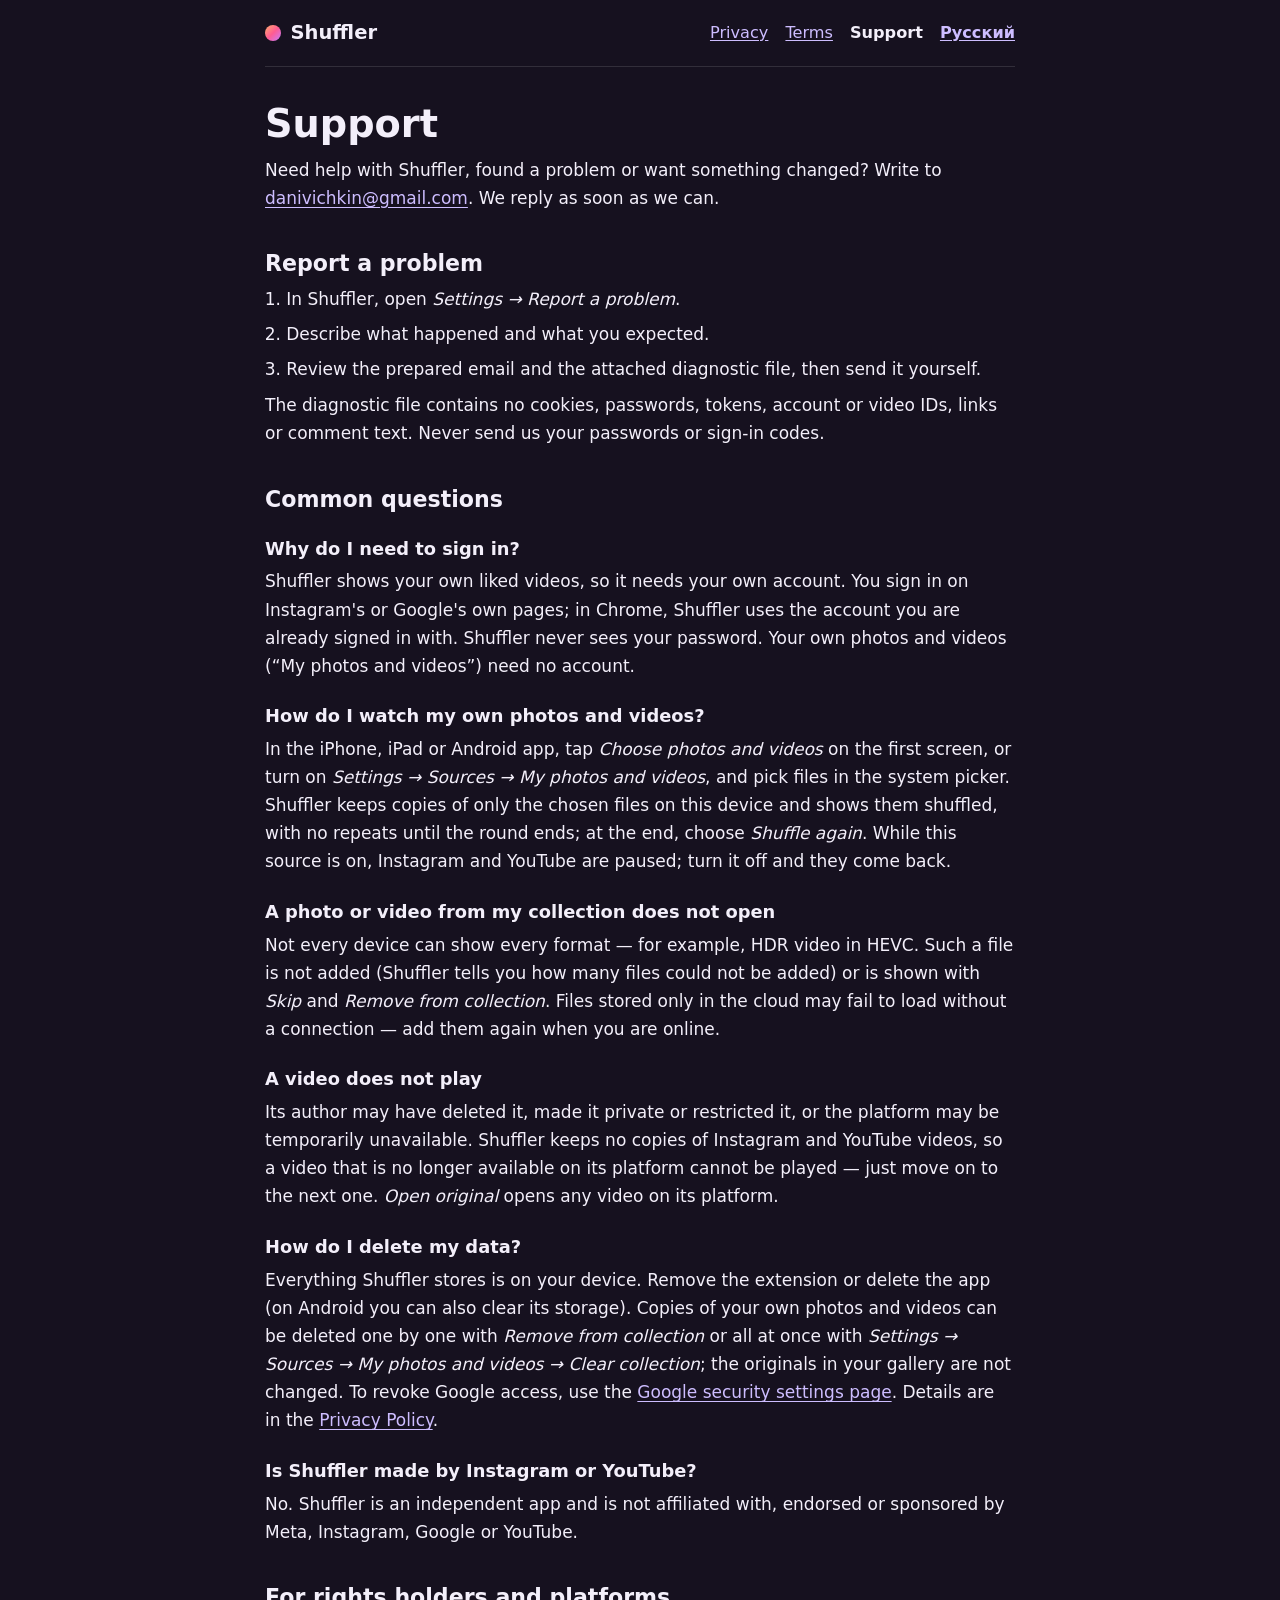
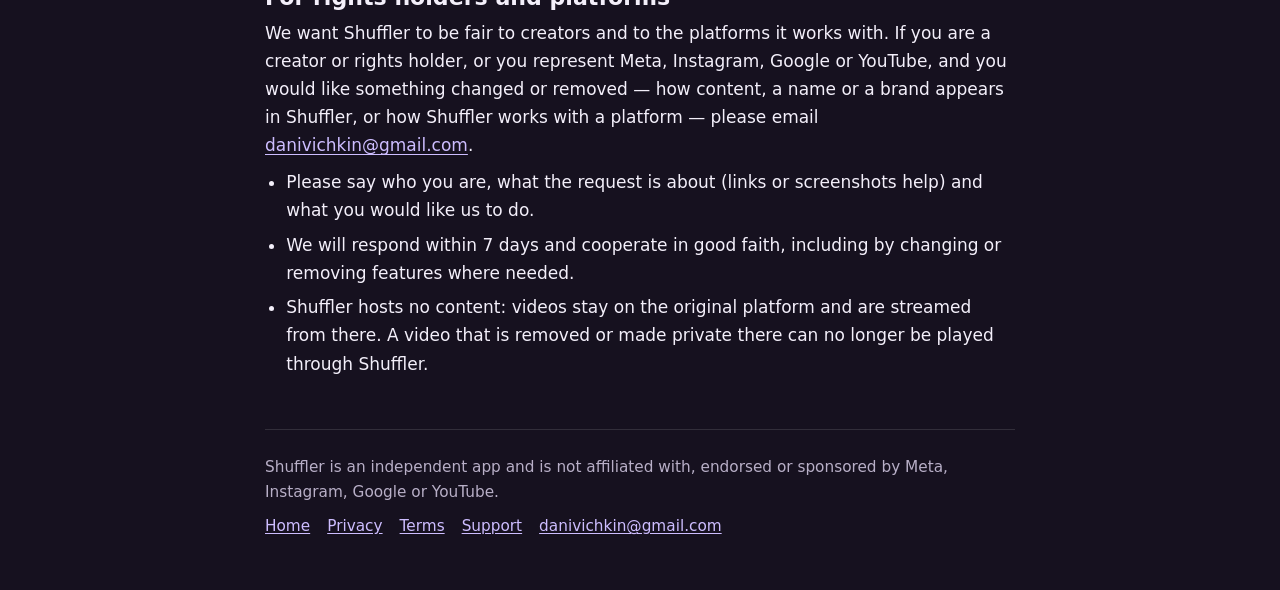
<file: en/support.html>
<!doctype html>
<html lang="en">
<head>
<meta charset="utf-8">
<meta name="viewport" content="width=device-width,initial-scale=1">
<title>Support — Shuffler</title>
<meta name="description" content="Get help with Shuffler, report a problem, and contact for rights holders and platforms.">
<link rel="stylesheet" href="../style.css">
<link rel="icon" href="../assets/icon.svg" type="image/svg+xml">
<link rel="alternate" hreflang="ru" href="https://pac1man.github.io/shuffler/ru/support.html">
</head>
<body>
<header class="site-header">
  <a class="brand" href="../index.html">Shuffler</a>
  <nav class="site-nav" aria-label="Pages">
    <a href="privacy.html">Privacy</a>
    <a href="terms.html">Terms</a>
    <a href="support.html" aria-current="page">Support</a>
    <a class="lang" href="../ru/support.html" hreflang="ru" lang="ru">Русский</a>
  </nav>
</header>
<main>
<h1>Support</h1>
<p>Need help with Shuffler, found a problem or want something changed? Write to <a href="mailto:danivichkin@gmail.com">danivichkin@gmail.com</a>. We reply as soon as we can.</p>

<h2>Report a problem</h2>
<ol>
  <li>In Shuffler, open <em>Settings → Report a problem</em>.</li>
  <li>Describe what happened and what you expected.</li>
  <li>Review the prepared email and the attached diagnostic file, then send it yourself.</li>
</ol>
<p>The diagnostic file contains no cookies, passwords, tokens, account or video IDs, links or comment text. Never send us your passwords or sign-in codes.</p>

<h2>Common questions</h2>
<h3>Why do I need to sign in?</h3>
<p>Shuffler shows your own liked videos, so it needs your own account. You sign in on Instagram's or Google's own pages; in Chrome, Shuffler uses the account you are already signed in with. Shuffler never sees your password. Your own photos and videos (“My photos and videos”) need no account.</p>
<h3>How do I watch my own photos and videos?</h3>
<p>In the iPhone, iPad or Android app, tap <em>Choose photos and videos</em> on the first screen, or turn on <em>Settings → Sources → My photos and videos</em>, and pick files in the system picker. Shuffler keeps copies of only the chosen files on this device and shows them shuffled, with no repeats until the round ends; at the end, choose <em>Shuffle again</em>. While this source is on, Instagram and YouTube are paused; turn it off and they come back.</p>
<h3>A photo or video from my collection does not open</h3>
<p>Not every device can show every format — for example, HDR video in HEVC. Such a file is not added (Shuffler tells you how many files could not be added) or is shown with <em>Skip</em> and <em>Remove from collection</em>. Files stored only in the cloud may fail to load without a connection — add them again when you are online.</p>
<h3>A video does not play</h3>
<p>Its author may have deleted it, made it private or restricted it, or the platform may be temporarily unavailable. Shuffler keeps no copies of Instagram and YouTube videos, so a video that is no longer available on its platform cannot be played — just move on to the next one. <em>Open original</em> opens any video on its platform.</p>
<h3>How do I delete my data?</h3>
<p>Everything Shuffler stores is on your device. Remove the extension or delete the app (on Android you can also clear its storage). Copies of your own photos and videos can be deleted one by one with <em>Remove from collection</em> or all at once with <em>Settings → Sources → My photos and videos → Clear collection</em>; the originals in your gallery are not changed. To revoke Google access, use the <a href="https://security.google.com/settings/security/permissions">Google security settings page</a>. Details are in the <a href="privacy.html">Privacy Policy</a>.</p>
<h3>Is Shuffler made by Instagram or YouTube?</h3>
<p>No. Shuffler is an independent app and is not affiliated with, endorsed or sponsored by Meta, Instagram, Google or YouTube.</p>

<h2 id="rights">For rights holders and platforms</h2>
<p>We want Shuffler to be fair to creators and to the platforms it works with. If you are a creator or rights holder, or you represent Meta, Instagram, Google or YouTube, and you would like something changed or removed — how content, a name or a brand appears in Shuffler, or how Shuffler works with a platform — please email <a href="mailto:danivichkin@gmail.com?subject=Shuffler%3A%20rights%20or%20platform%20request">danivichkin@gmail.com</a>.</p>
<ul>
  <li>Please say who you are, what the request is about (links or screenshots help) and what you would like us to do.</li>
  <li>We will respond within 7 days and cooperate in good faith, including by changing or removing features where needed.</li>
  <li>Shuffler hosts no content: videos stay on the original platform and are streamed from there. A video that is removed or made private there can no longer be played through Shuffler.</li>
</ul>
</main>
<footer class="site-footer">
  <p>Shuffler is an independent app and is not affiliated with, endorsed or sponsored by Meta, Instagram, Google or YouTube.</p>
  <nav class="footer-nav" aria-label="Footer">
    <a href="../index.html">Home</a>
    <a href="privacy.html">Privacy</a>
    <a href="terms.html">Terms</a>
    <a href="support.html">Support</a>
    <a href="mailto:danivichkin@gmail.com">danivichkin@gmail.com</a>
  </nav>
</footer>
</body>
</html>
</file>
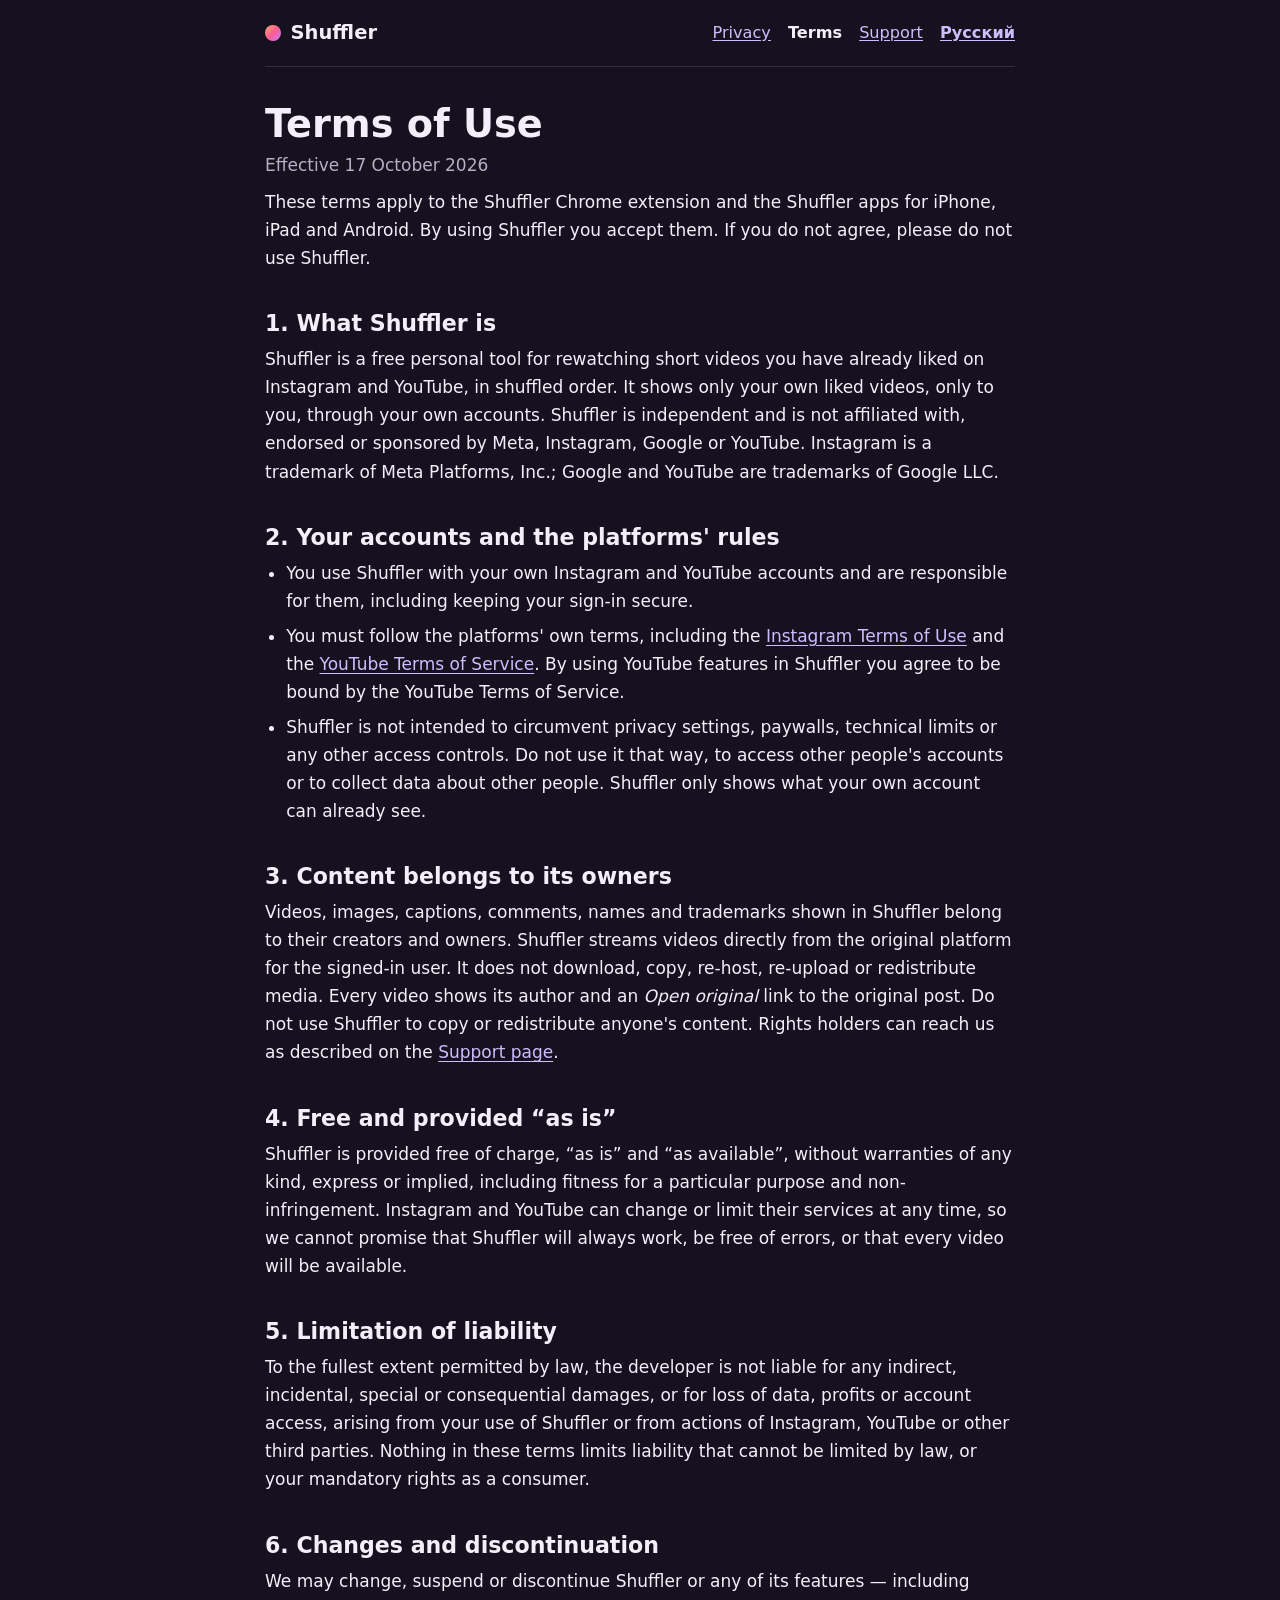
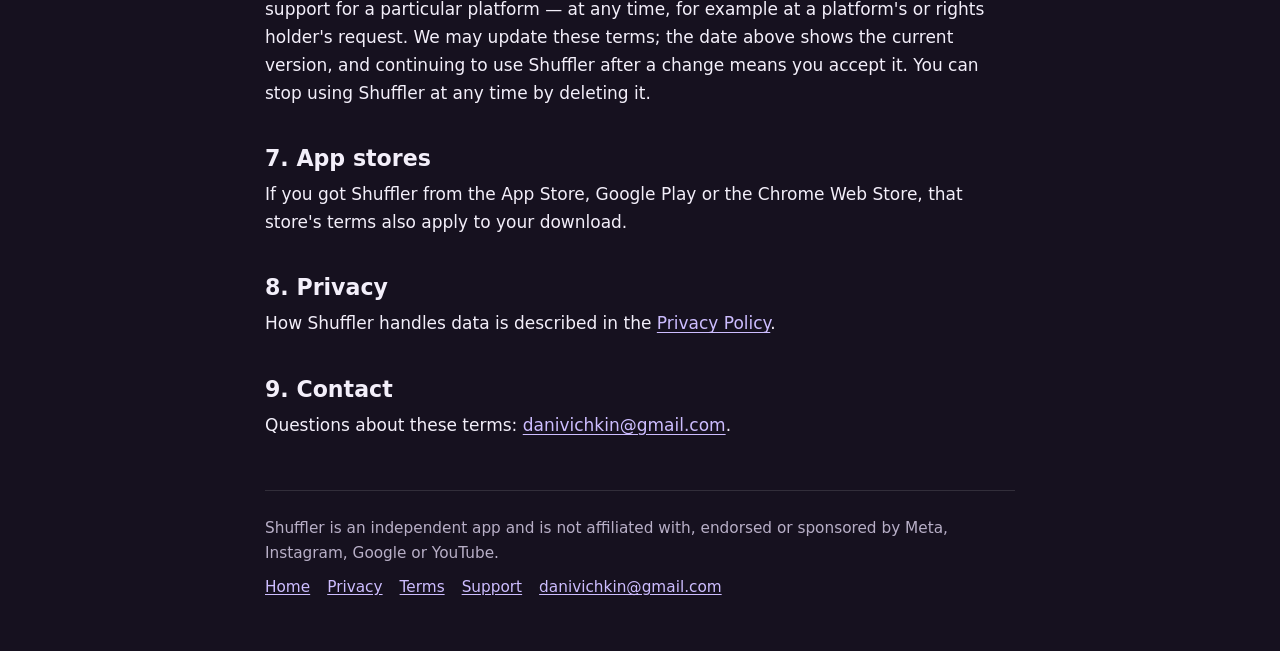
<file: en/terms.html>
<!doctype html>
<html lang="en">
<head>
<meta charset="utf-8">
<meta name="viewport" content="width=device-width,initial-scale=1">
<title>Terms of Use — Shuffler</title>
<meta name="description" content="Short, plain terms for using Shuffler: your accounts, the platforms' rules, content ownership, no warranty.">
<link rel="stylesheet" href="../style.css">
<link rel="icon" href="../assets/icon.svg" type="image/svg+xml">
<link rel="alternate" hreflang="ru" href="https://pac1man.github.io/shuffler/ru/terms.html">
</head>
<body>
<header class="site-header">
  <a class="brand" href="../index.html">Shuffler</a>
  <nav class="site-nav" aria-label="Pages">
    <a href="privacy.html">Privacy</a>
    <a href="terms.html" aria-current="page">Terms</a>
    <a href="support.html">Support</a>
    <a class="lang" href="../ru/terms.html" hreflang="ru" lang="ru">Русский</a>
  </nav>
</header>
<main>
<h1>Terms of Use</h1>
<p class="updated">Effective 17 October 2026</p>
<p>These terms apply to the Shuffler Chrome extension and the Shuffler apps for iPhone, iPad and Android. By using Shuffler you accept them. If you do not agree, please do not use Shuffler.</p>

<h2>1. What Shuffler is</h2>
<p>Shuffler is a free personal tool for rewatching short videos you have already liked on Instagram and YouTube, in shuffled order. It shows only your own liked videos, only to you, through your own accounts. Shuffler is independent and is not affiliated with, endorsed or sponsored by Meta, Instagram, Google or YouTube. Instagram is a trademark of Meta Platforms, Inc.; Google and YouTube are trademarks of Google LLC.</p>

<h2>2. Your accounts and the platforms' rules</h2>
<ul>
  <li>You use Shuffler with your own Instagram and YouTube accounts and are responsible for them, including keeping your sign-in secure.</li>
  <li>You must follow the platforms' own terms, including the <a href="https://help.instagram.com/581066165581870">Instagram Terms of Use</a> and the <a href="https://www.youtube.com/t/terms">YouTube Terms of Service</a>. By using YouTube features in Shuffler you agree to be bound by the YouTube Terms of Service.</li>
  <li>Shuffler is not intended to circumvent privacy settings, paywalls, technical limits or any other access controls. Do not use it that way, to access other people's accounts or to collect data about other people. Shuffler only shows what your own account can already see.</li>
</ul>

<h2>3. Content belongs to its owners</h2>
<p>Videos, images, captions, comments, names and trademarks shown in Shuffler belong to their creators and owners. Shuffler streams videos directly from the original platform for the signed-in user. It does not download, copy, re-host, re-upload or redistribute media. Every video shows its author and an <em>Open original</em> link to the original post. Do not use Shuffler to copy or redistribute anyone's content. Rights holders can reach us as described on the <a href="support.html#rights">Support page</a>.</p>

<h2>4. Free and provided “as is”</h2>
<p>Shuffler is provided free of charge, “as is” and “as available”, without warranties of any kind, express or implied, including fitness for a particular purpose and non-infringement. Instagram and YouTube can change or limit their services at any time, so we cannot promise that Shuffler will always work, be free of errors, or that every video will be available.</p>

<h2>5. Limitation of liability</h2>
<p>To the fullest extent permitted by law, the developer is not liable for any indirect, incidental, special or consequential damages, or for loss of data, profits or account access, arising from your use of Shuffler or from actions of Instagram, YouTube or other third parties. Nothing in these terms limits liability that cannot be limited by law, or your mandatory rights as a consumer.</p>

<h2>6. Changes and discontinuation</h2>
<p>We may change, suspend or discontinue Shuffler or any of its features — including support for a particular platform — at any time, for example at a platform's or rights holder's request. We may update these terms; the date above shows the current version, and continuing to use Shuffler after a change means you accept it. You can stop using Shuffler at any time by deleting it.</p>

<h2>7. App stores</h2>
<p>If you got Shuffler from the App Store, Google Play or the Chrome Web Store, that store's terms also apply to your download.</p>

<h2>8. Privacy</h2>
<p>How Shuffler handles data is described in the <a href="privacy.html">Privacy Policy</a>.</p>

<h2>9. Contact</h2>
<p>Questions about these terms: <a href="mailto:danivichkin@gmail.com">danivichkin@gmail.com</a>.</p>
</main>
<footer class="site-footer">
  <p>Shuffler is an independent app and is not affiliated with, endorsed or sponsored by Meta, Instagram, Google or YouTube.</p>
  <nav class="footer-nav" aria-label="Footer">
    <a href="../index.html">Home</a>
    <a href="privacy.html">Privacy</a>
    <a href="terms.html">Terms</a>
    <a href="support.html">Support</a>
    <a href="mailto:danivichkin@gmail.com">danivichkin@gmail.com</a>
  </nav>
</footer>
</body>
</html>
</file>
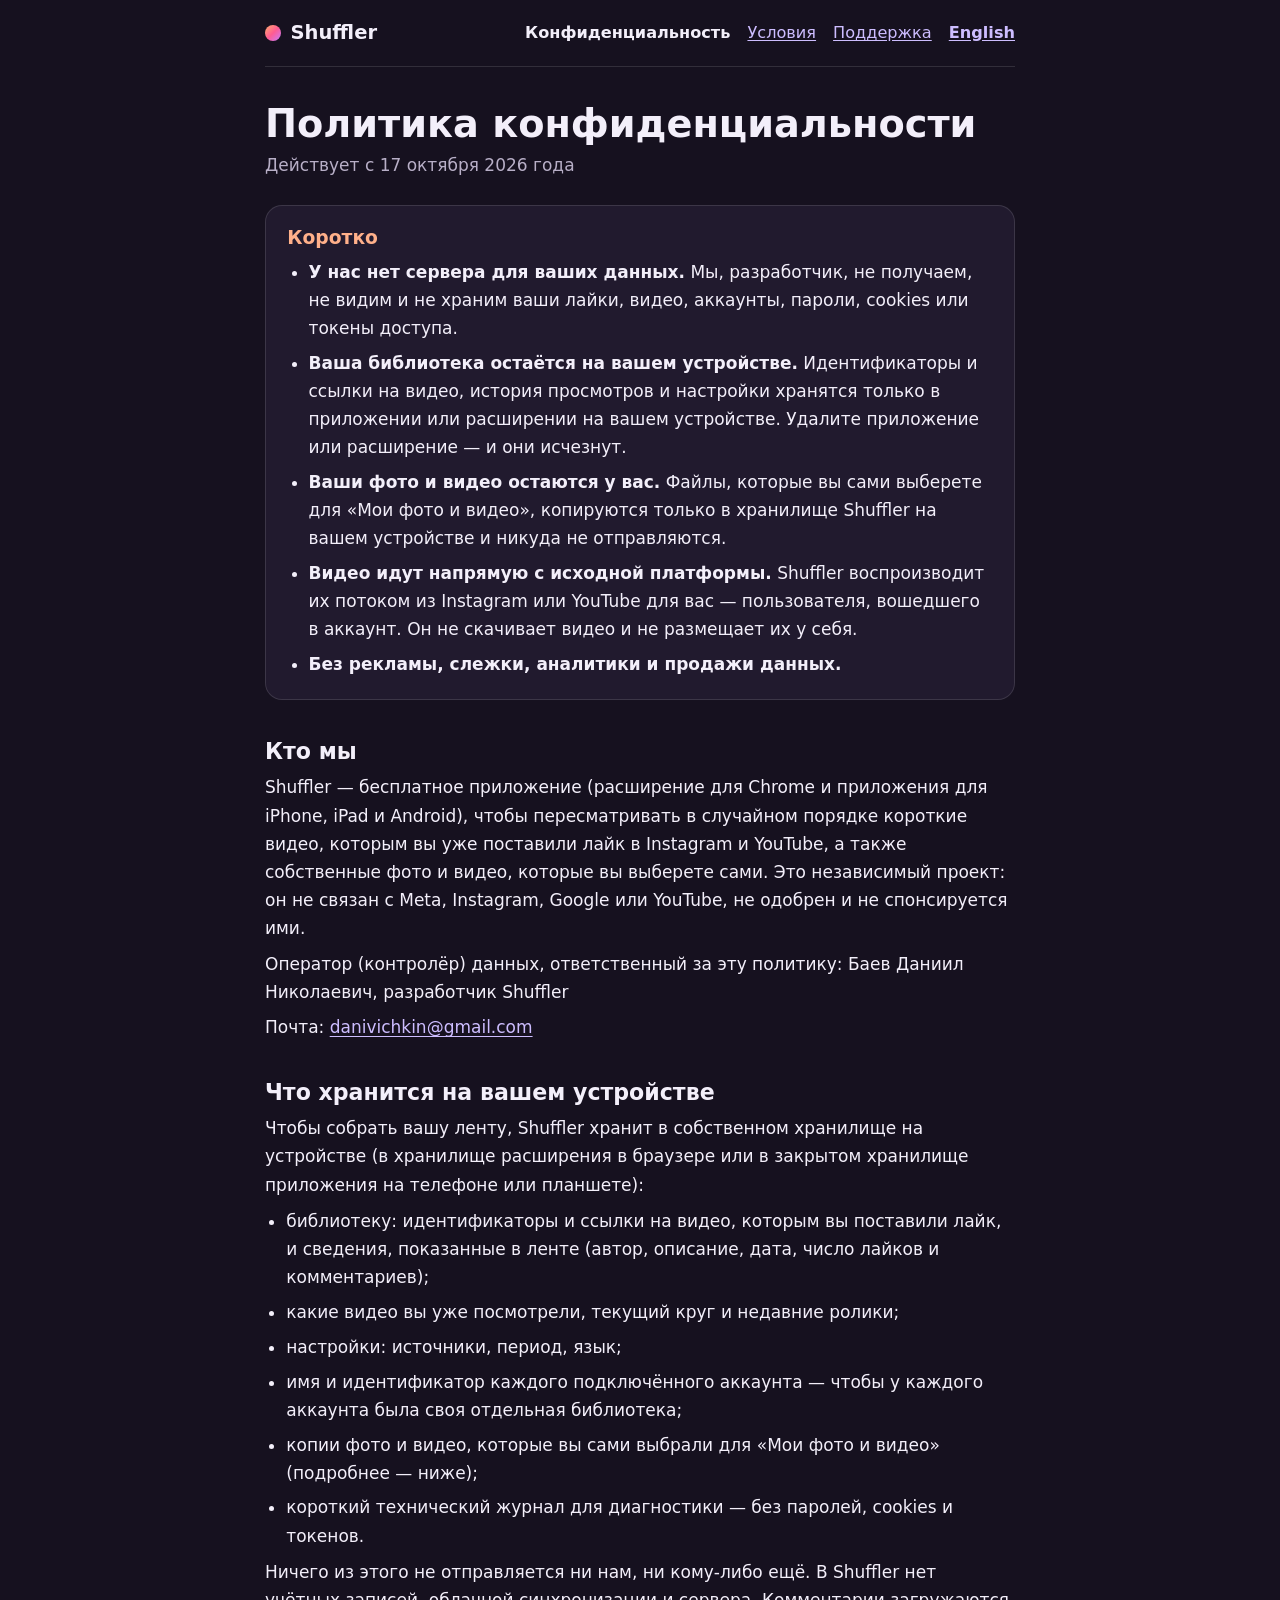
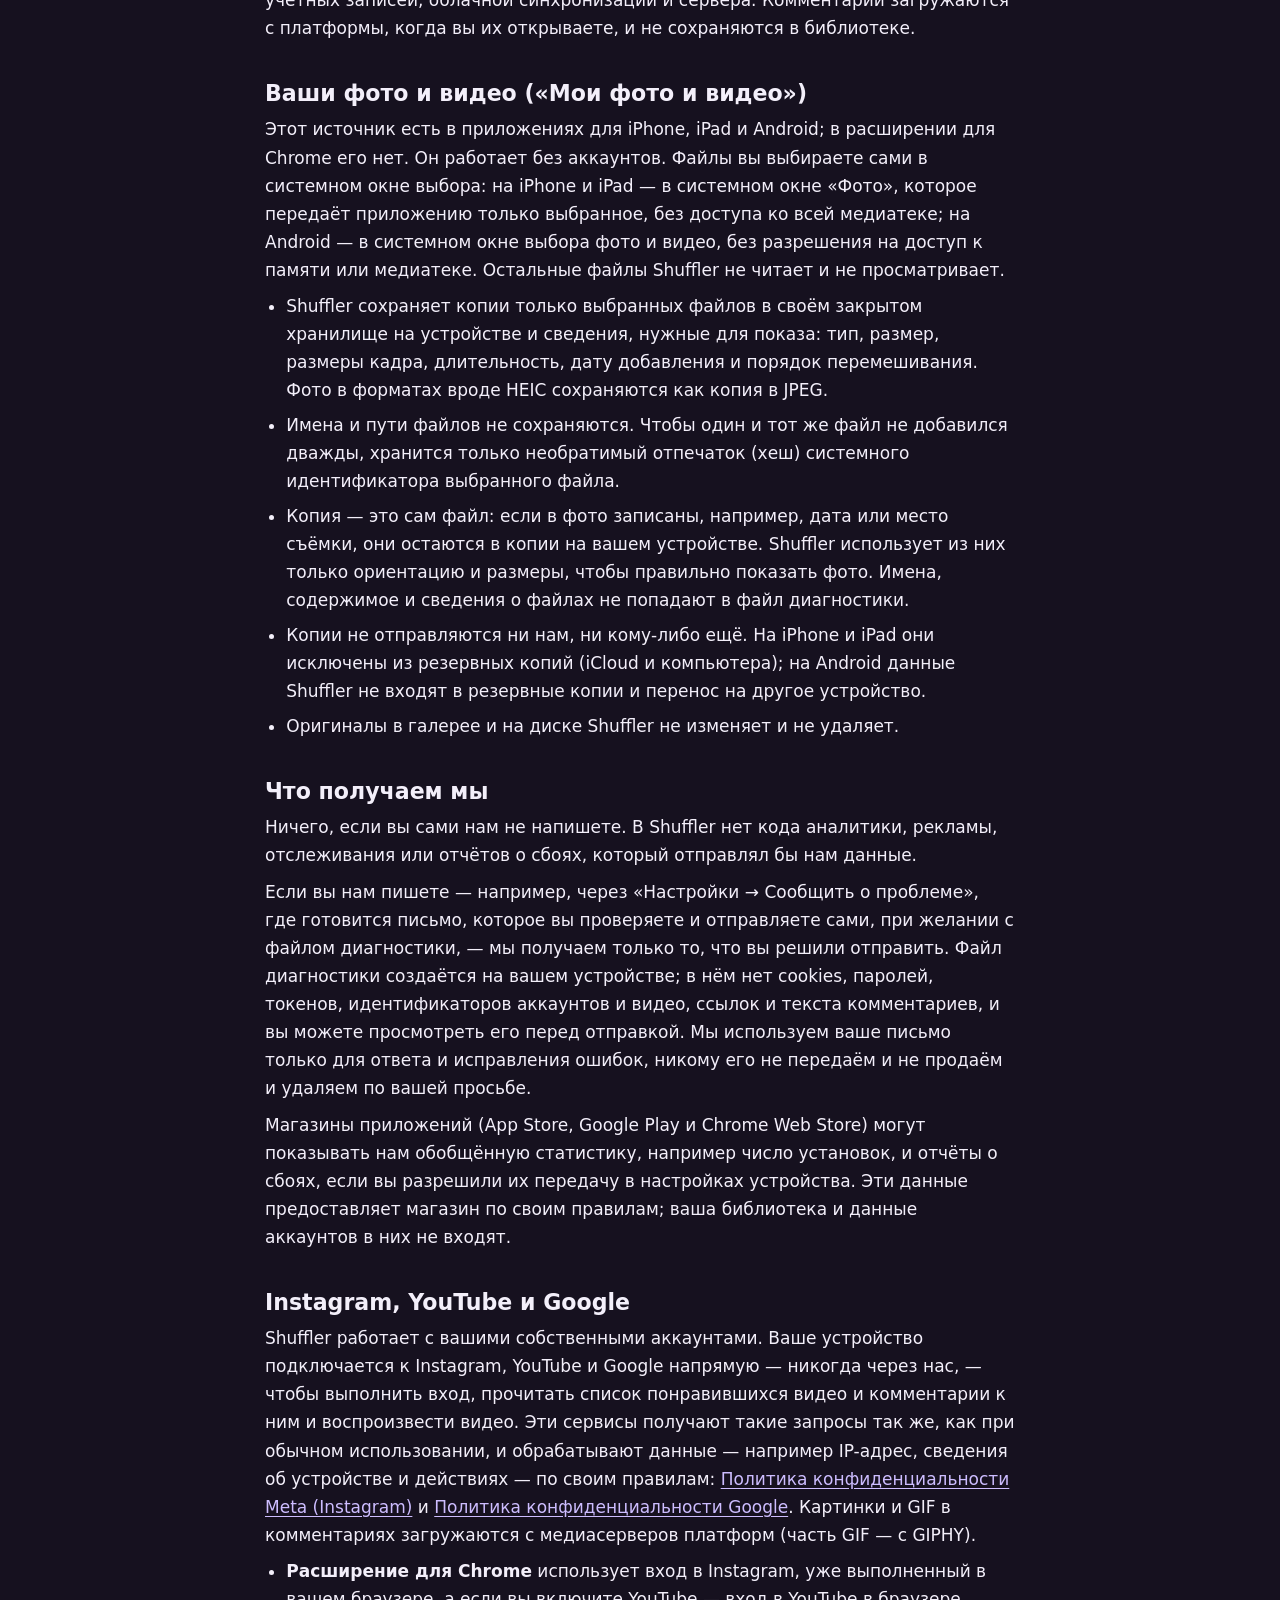
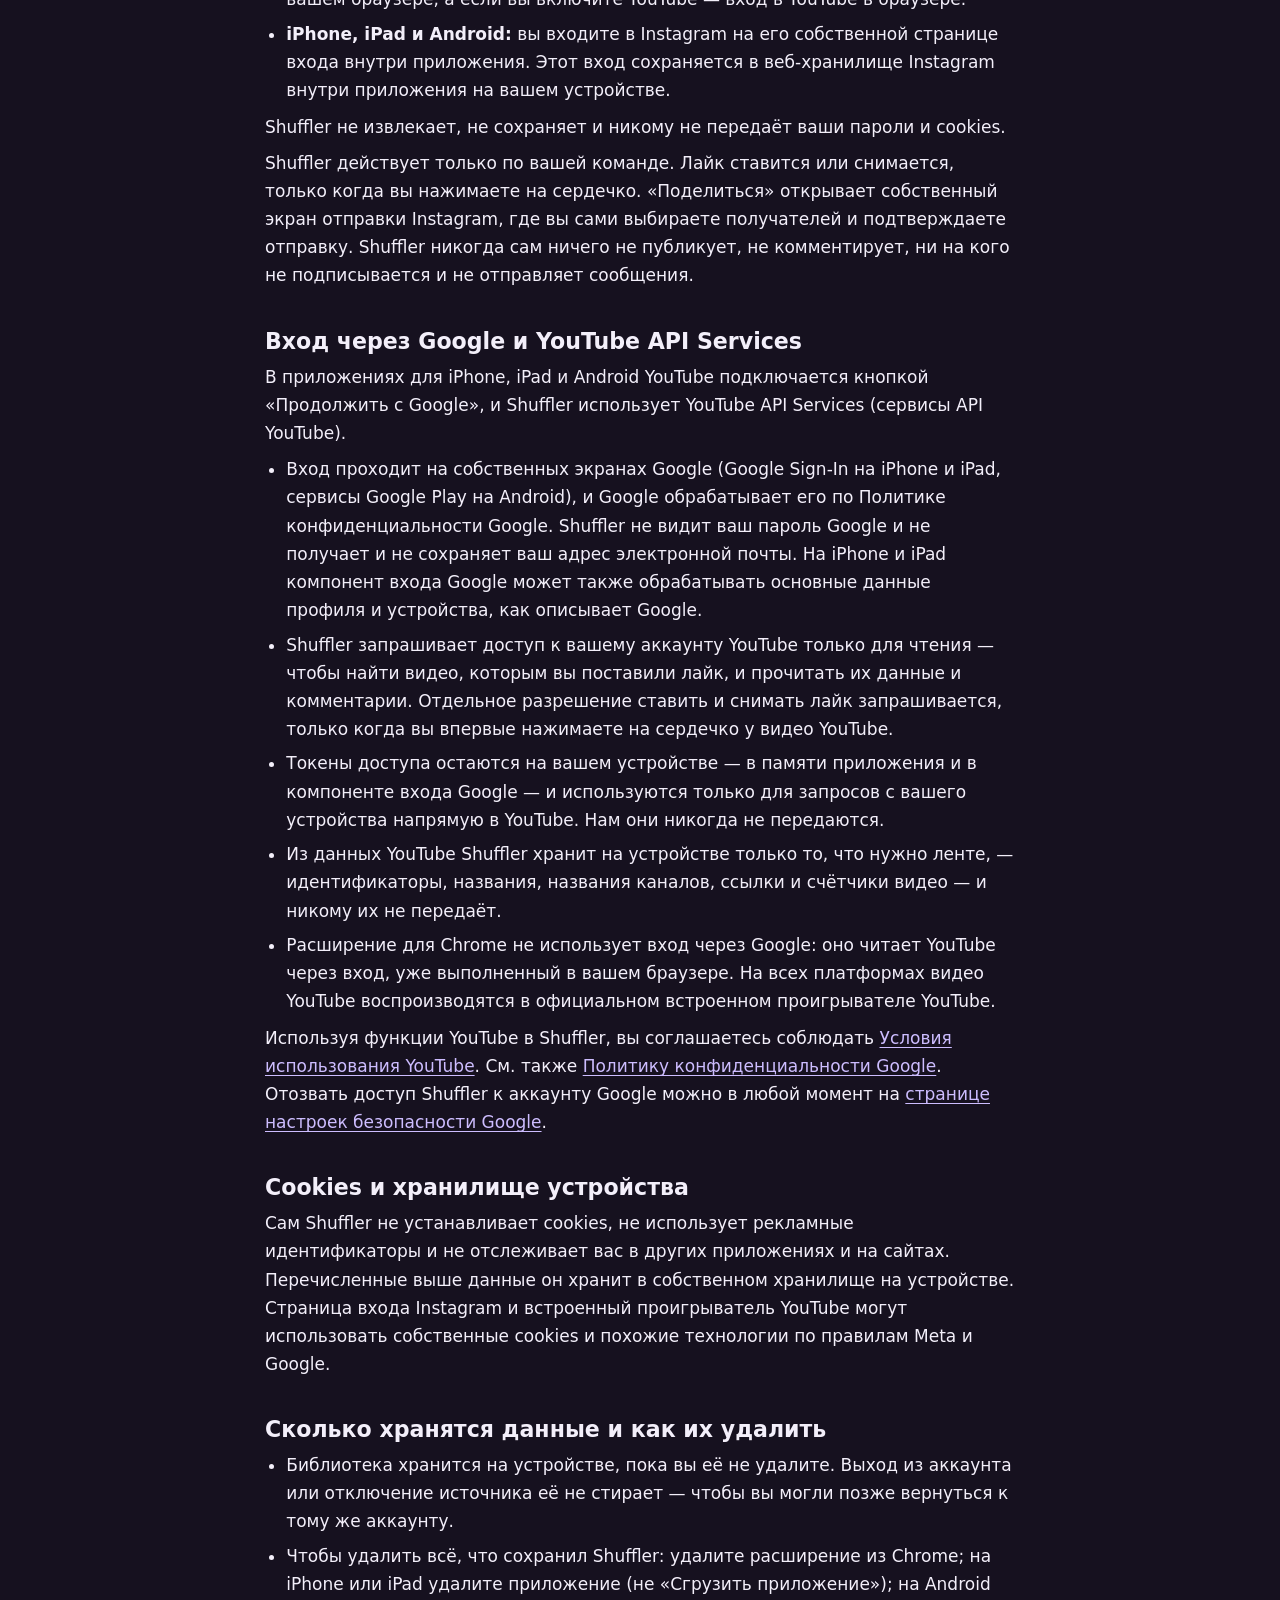
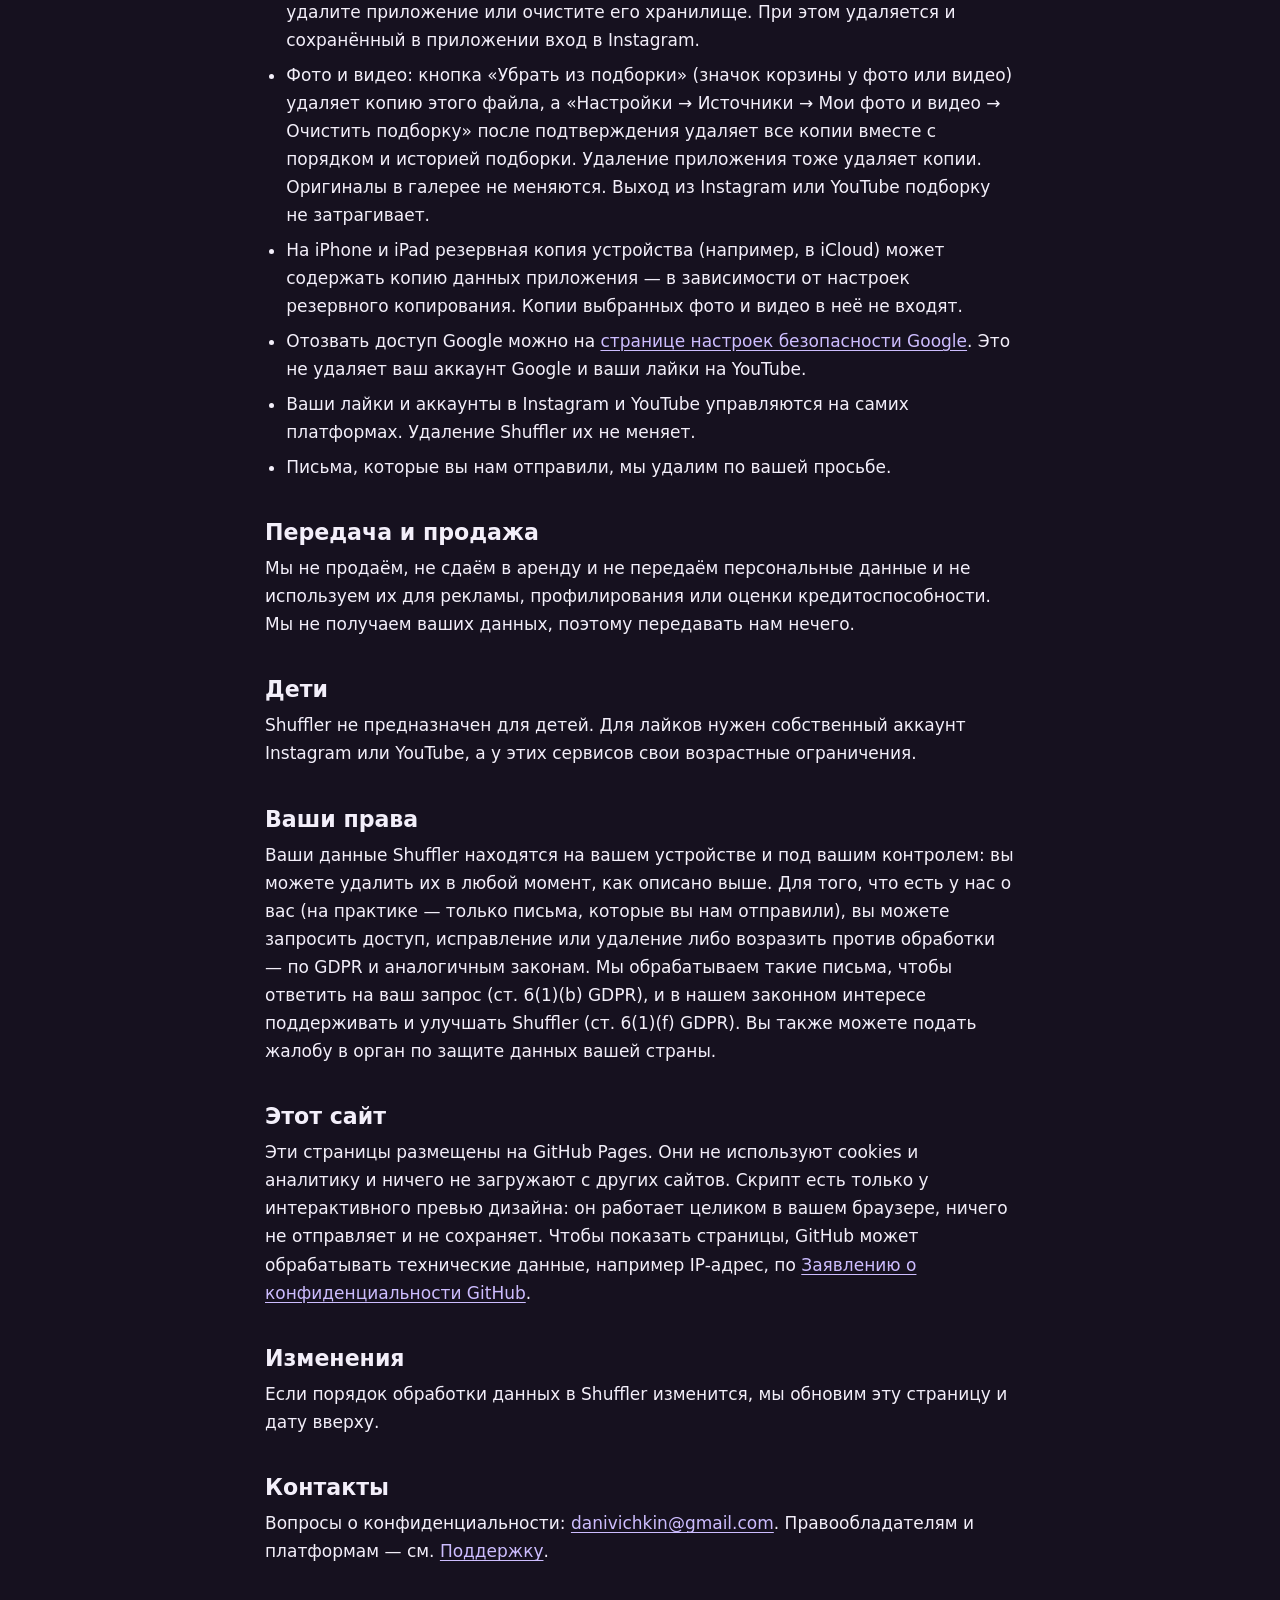
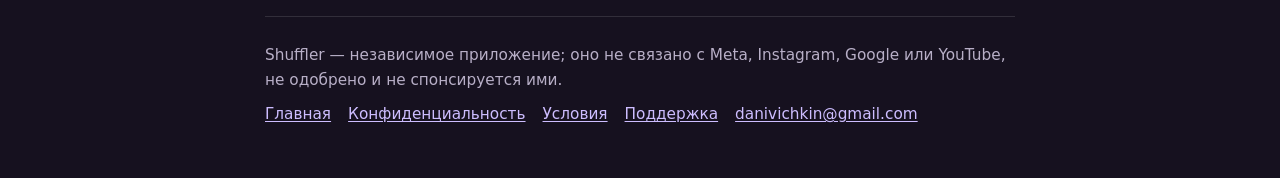
<file: ru/privacy.html>
<!doctype html>
<html lang="ru">
<head>
<meta charset="utf-8">
<meta name="viewport" content="width=device-width,initial-scale=1">
<title>Политика конфиденциальности — Shuffler</title>
<meta name="description" content="Как Shuffler обращается с данными: у разработчика нет сервера, библиотека остаётся на вашем устройстве, видео воспроизводятся с исходной платформы.">
<link rel="stylesheet" href="../style.css">
<link rel="icon" href="../assets/icon.svg" type="image/svg+xml">
<link rel="alternate" hreflang="en" href="https://pac1man.github.io/shuffler/en/privacy.html">
</head>
<body>
<header class="site-header">
  <a class="brand" href="../index.html">Shuffler</a>
  <nav class="site-nav" aria-label="Страницы">
    <a href="privacy.html" aria-current="page">Конфиденциальность</a>
    <a href="terms.html">Условия</a>
    <a href="support.html">Поддержка</a>
    <a class="lang" href="../en/privacy.html" hreflang="en" lang="en">English</a>
  </nav>
</header>
<main>
<h1>Политика конфиденциальности</h1>
<p class="updated">Действует с 17 октября 2026 года</p>

<section class="summary" aria-labelledby="short">
  <h2 id="short">Коротко</h2>
  <ul>
    <li><strong>У нас нет сервера для ваших данных.</strong> Мы, разработчик, не получаем, не видим и не храним ваши лайки, видео, аккаунты, пароли, cookies или токены доступа.</li>
    <li><strong>Ваша библиотека остаётся на вашем устройстве.</strong> Идентификаторы и ссылки на видео, история просмотров и настройки хранятся только в приложении или расширении на вашем устройстве. Удалите приложение или расширение — и они исчезнут.</li>
    <li><strong>Ваши фото и видео остаются у вас.</strong> Файлы, которые вы сами выберете для «Мои фото и видео», копируются только в хранилище Shuffler на вашем устройстве и никуда не отправляются.</li>
    <li><strong>Видео идут напрямую с исходной платформы.</strong> Shuffler воспроизводит их потоком из Instagram или YouTube для вас — пользователя, вошедшего в аккаунт. Он не скачивает видео и не размещает их у себя.</li>
    <li><strong>Без рекламы, слежки, аналитики и продажи данных.</strong></li>
  </ul>
</section>

<h2>Кто мы</h2>
<p>Shuffler — бесплатное приложение (расширение для Chrome и приложения для iPhone, iPad и Android), чтобы пересматривать в случайном порядке короткие видео, которым вы уже поставили лайк в Instagram и YouTube, а также собственные фото и видео, которые вы выберете сами. Это независимый проект: он не связан с Meta, Instagram, Google или YouTube, не одобрен и не спонсируется ими.</p>
<ul class="facts">
  <li>Оператор (контролёр) данных, ответственный за эту политику: Баев Даниил Николаевич, разработчик Shuffler</li>
  <li>Почта: <a href="mailto:danivichkin@gmail.com">danivichkin@gmail.com</a></li>
</ul>

<h2>Что хранится на вашем устройстве</h2>
<p>Чтобы собрать вашу ленту, Shuffler хранит в собственном хранилище на устройстве (в хранилище расширения в браузере или в закрытом хранилище приложения на телефоне или планшете):</p>
<ul>
  <li>библиотеку: идентификаторы и ссылки на видео, которым вы поставили лайк, и сведения, показанные в ленте (автор, описание, дата, число лайков и комментариев);</li>
  <li>какие видео вы уже посмотрели, текущий круг и недавние ролики;</li>
  <li>настройки: источники, период, язык;</li>
  <li>имя и идентификатор каждого подключённого аккаунта — чтобы у каждого аккаунта была своя отдельная библиотека;</li>
  <li>копии фото и видео, которые вы сами выбрали для «Мои фото и видео» (подробнее — ниже);</li>
  <li>короткий технический журнал для диагностики — без паролей, cookies и токенов.</li>
</ul>
<p>Ничего из этого не отправляется ни нам, ни кому-либо ещё. В Shuffler нет учётных записей, облачной синхронизации и сервера. Комментарии загружаются с платформы, когда вы их открываете, и не сохраняются в библиотеке.</p>

<h2 id="photos">Ваши фото и видео («Мои фото и видео»)</h2>
<p>Этот источник есть в приложениях для iPhone, iPad и Android; в расширении для Chrome его нет. Он работает без аккаунтов. Файлы вы выбираете сами в системном окне выбора: на iPhone и iPad — в системном окне «Фото», которое передаёт приложению только выбранное, без доступа ко всей медиатеке; на Android — в системном окне выбора фото и видео, без разрешения на доступ к памяти или медиатеке. Остальные файлы Shuffler не читает и не просматривает.</p>
<ul>
  <li>Shuffler сохраняет копии только выбранных файлов в своём закрытом хранилище на устройстве и сведения, нужные для показа: тип, размер, размеры кадра, длительность, дату добавления и порядок перемешивания. Фото в форматах вроде HEIC сохраняются как копия в JPEG.</li>
  <li>Имена и пути файлов не сохраняются. Чтобы один и тот же файл не добавился дважды, хранится только необратимый отпечаток (хеш) системного идентификатора выбранного файла.</li>
  <li>Копия — это сам файл: если в фото записаны, например, дата или место съёмки, они остаются в копии на вашем устройстве. Shuffler использует из них только ориентацию и размеры, чтобы правильно показать фото. Имена, содержимое и сведения о файлах не попадают в файл диагностики.</li>
  <li>Копии не отправляются ни нам, ни кому-либо ещё. На iPhone и iPad они исключены из резервных копий (iCloud и компьютера); на Android данные Shuffler не входят в резервные копии и перенос на другое устройство.</li>
  <li>Оригиналы в галерее и на диске Shuffler не изменяет и не удаляет.</li>
</ul>

<h2>Что получаем мы</h2>
<p>Ничего, если вы сами нам не напишете. В Shuffler нет кода аналитики, рекламы, отслеживания или отчётов о сбоях, который отправлял бы нам данные.</p>
<p>Если вы нам пишете — например, через «Настройки → Сообщить о проблеме», где готовится письмо, которое вы проверяете и отправляете сами, при желании с файлом диагностики, — мы получаем только то, что вы решили отправить. Файл диагностики создаётся на вашем устройстве; в нём нет cookies, паролей, токенов, идентификаторов аккаунтов и видео, ссылок и текста комментариев, и вы можете просмотреть его перед отправкой. Мы используем ваше письмо только для ответа и исправления ошибок, никому его не передаём и не продаём и удаляем по вашей просьбе.</p>
<p>Магазины приложений (App Store, Google Play и Chrome Web Store) могут показывать нам обобщённую статистику, например число установок, и отчёты о сбоях, если вы разрешили их передачу в настройках устройства. Эти данные предоставляет магазин по своим правилам; ваша библиотека и данные аккаунтов в них не входят.</p>

<h2>Instagram, YouTube и Google</h2>
<p>Shuffler работает с вашими собственными аккаунтами. Ваше устройство подключается к Instagram, YouTube и Google напрямую — никогда через нас, — чтобы выполнить вход, прочитать список понравившихся видео и комментарии к ним и воспроизвести видео. Эти сервисы получают такие запросы так же, как при обычном использовании, и обрабатывают данные — например IP-адрес, сведения об устройстве и действиях — по своим правилам: <a href="https://privacycenter.instagram.com/policy/">Политика конфиденциальности Meta (Instagram)</a> и <a href="https://policies.google.com/privacy">Политика конфиденциальности Google</a>. Картинки и GIF в комментариях загружаются с медиасерверов платформ (часть GIF — с GIPHY).</p>
<ul>
  <li><strong>Расширение для Chrome</strong> использует вход в Instagram, уже выполненный в вашем браузере, а если вы включите YouTube — вход в YouTube в браузере.</li>
  <li><strong>iPhone, iPad и Android:</strong> вы входите в Instagram на его собственной странице входа внутри приложения. Этот вход сохраняется в веб-хранилище Instagram внутри приложения на вашем устройстве.</li>
</ul>
<p>Shuffler не извлекает, не сохраняет и никому не передаёт ваши пароли и cookies.</p>
<p>Shuffler действует только по вашей команде. Лайк ставится или снимается, только когда вы нажимаете на сердечко. «Поделиться» открывает собственный экран отправки Instagram, где вы сами выбираете получателей и подтверждаете отправку. Shuffler никогда сам ничего не публикует, не комментирует, ни на кого не подписывается и не отправляет сообщения.</p>

<h2>Вход через Google и YouTube API Services</h2>
<p>В приложениях для iPhone, iPad и Android YouTube подключается кнопкой «Продолжить с Google», и Shuffler использует YouTube API Services (сервисы API YouTube).</p>
<ul>
  <li>Вход проходит на собственных экранах Google (Google Sign-In на iPhone и iPad, сервисы Google Play на Android), и Google обрабатывает его по Политике конфиденциальности Google. Shuffler не видит ваш пароль Google и не получает и не сохраняет ваш адрес электронной почты. На iPhone и iPad компонент входа Google может также обрабатывать основные данные профиля и устройства, как описывает Google.</li>
  <li>Shuffler запрашивает доступ к вашему аккаунту YouTube только для чтения — чтобы найти видео, которым вы поставили лайк, и прочитать их данные и комментарии. Отдельное разрешение ставить и снимать лайк запрашивается, только когда вы впервые нажимаете на сердечко у видео YouTube.</li>
  <li>Токены доступа остаются на вашем устройстве — в памяти приложения и в компоненте входа Google — и используются только для запросов с вашего устройства напрямую в YouTube. Нам они никогда не передаются.</li>
  <li>Из данных YouTube Shuffler хранит на устройстве только то, что нужно ленте, — идентификаторы, названия, названия каналов, ссылки и счётчики видео — и никому их не передаёт.</li>
  <li>Расширение для Chrome не использует вход через Google: оно читает YouTube через вход, уже выполненный в вашем браузере. На всех платформах видео YouTube воспроизводятся в официальном встроенном проигрывателе YouTube.</li>
</ul>
<p>Используя функции YouTube в Shuffler, вы соглашаетесь соблюдать <a href="https://www.youtube.com/t/terms">Условия использования YouTube</a>. См. также <a href="https://policies.google.com/privacy">Политику конфиденциальности Google</a>. Отозвать доступ Shuffler к аккаунту Google можно в любой момент на <a href="https://security.google.com/settings/security/permissions">странице настроек безопасности Google</a>.</p>

<h2>Cookies и хранилище устройства</h2>
<p>Сам Shuffler не устанавливает cookies, не использует рекламные идентификаторы и не отслеживает вас в других приложениях и на сайтах. Перечисленные выше данные он хранит в собственном хранилище на устройстве. Страница входа Instagram и встроенный проигрыватель YouTube могут использовать собственные cookies и похожие технологии по правилам Meta и Google.</p>

<h2>Сколько хранятся данные и как их удалить</h2>
<ul>
  <li>Библиотека хранится на устройстве, пока вы её не удалите. Выход из аккаунта или отключение источника её не стирает — чтобы вы могли позже вернуться к тому же аккаунту.</li>
  <li>Чтобы удалить всё, что сохранил Shuffler: удалите расширение из Chrome; на iPhone или iPad удалите приложение (не «Сгрузить приложение»); на Android удалите приложение или очистите его хранилище. При этом удаляется и сохранённый в приложении вход в Instagram.</li>
  <li>Фото и видео: кнопка «Убрать из подборки» (значок корзины у фото или видео) удаляет копию этого файла, а «Настройки → Источники → Мои фото и видео → Очистить подборку» после подтверждения удаляет все копии вместе с порядком и историей подборки. Удаление приложения тоже удаляет копии. Оригиналы в галерее не меняются. Выход из Instagram или YouTube подборку не затрагивает.</li>
  <li>На iPhone и iPad резервная копия устройства (например, в iCloud) может содержать копию данных приложения — в зависимости от настроек резервного копирования. Копии выбранных фото и видео в неё не входят.</li>
  <li>Отозвать доступ Google можно на <a href="https://security.google.com/settings/security/permissions">странице настроек безопасности Google</a>. Это не удаляет ваш аккаунт Google и ваши лайки на YouTube.</li>
  <li>Ваши лайки и аккаунты в Instagram и YouTube управляются на самих платформах. Удаление Shuffler их не меняет.</li>
  <li>Письма, которые вы нам отправили, мы удалим по вашей просьбе.</li>
</ul>

<h2>Передача и продажа</h2>
<p>Мы не продаём, не сдаём в аренду и не передаём персональные данные и не используем их для рекламы, профилирования или оценки кредитоспособности. Мы не получаем ваших данных, поэтому передавать нам нечего.</p>

<h2>Дети</h2>
<p>Shuffler не предназначен для детей. Для лайков нужен собственный аккаунт Instagram или YouTube, а у этих сервисов свои возрастные ограничения.</p>

<h2>Ваши права</h2>
<p>Ваши данные Shuffler находятся на вашем устройстве и под вашим контролем: вы можете удалить их в любой момент, как описано выше. Для того, что есть у нас о вас (на практике — только письма, которые вы нам отправили), вы можете запросить доступ, исправление или удаление либо возразить против обработки — по GDPR и аналогичным законам. Мы обрабатываем такие письма, чтобы ответить на ваш запрос (ст. 6(1)(b) GDPR), и в нашем законном интересе поддерживать и улучшать Shuffler (ст. 6(1)(f) GDPR). Вы также можете подать жалобу в орган по защите данных вашей страны.</p>

<h2>Этот сайт</h2>
<p>Эти страницы размещены на GitHub Pages. Они не используют cookies и аналитику и ничего не загружают с других сайтов. Скрипт есть только у интерактивного превью дизайна: он работает целиком в вашем браузере, ничего не отправляет и не сохраняет. Чтобы показать страницы, GitHub может обрабатывать технические данные, например IP-адрес, по <a href="https://docs.github.com/en/site-policy/privacy-policies/github-general-privacy-statement">Заявлению о конфиденциальности GitHub</a>.</p>

<h2>Изменения</h2>
<p>Если порядок обработки данных в Shuffler изменится, мы обновим эту страницу и дату вверху.</p>

<h2>Контакты</h2>
<p>Вопросы о конфиденциальности: <a href="mailto:danivichkin@gmail.com">danivichkin@gmail.com</a>. Правообладателям и платформам — см. <a href="support.html#rights">Поддержку</a>.</p>
</main>
<footer class="site-footer">
  <p>Shuffler — независимое приложение; оно не связано с Meta, Instagram, Google или YouTube, не одобрено и не спонсируется ими.</p>
  <nav class="footer-nav" aria-label="Подвал">
    <a href="../index.html">Главная</a>
    <a href="privacy.html">Конфиденциальность</a>
    <a href="terms.html">Условия</a>
    <a href="support.html">Поддержка</a>
    <a href="mailto:danivichkin@gmail.com">danivichkin@gmail.com</a>
  </nav>
</footer>
</body>
</html>
</file>
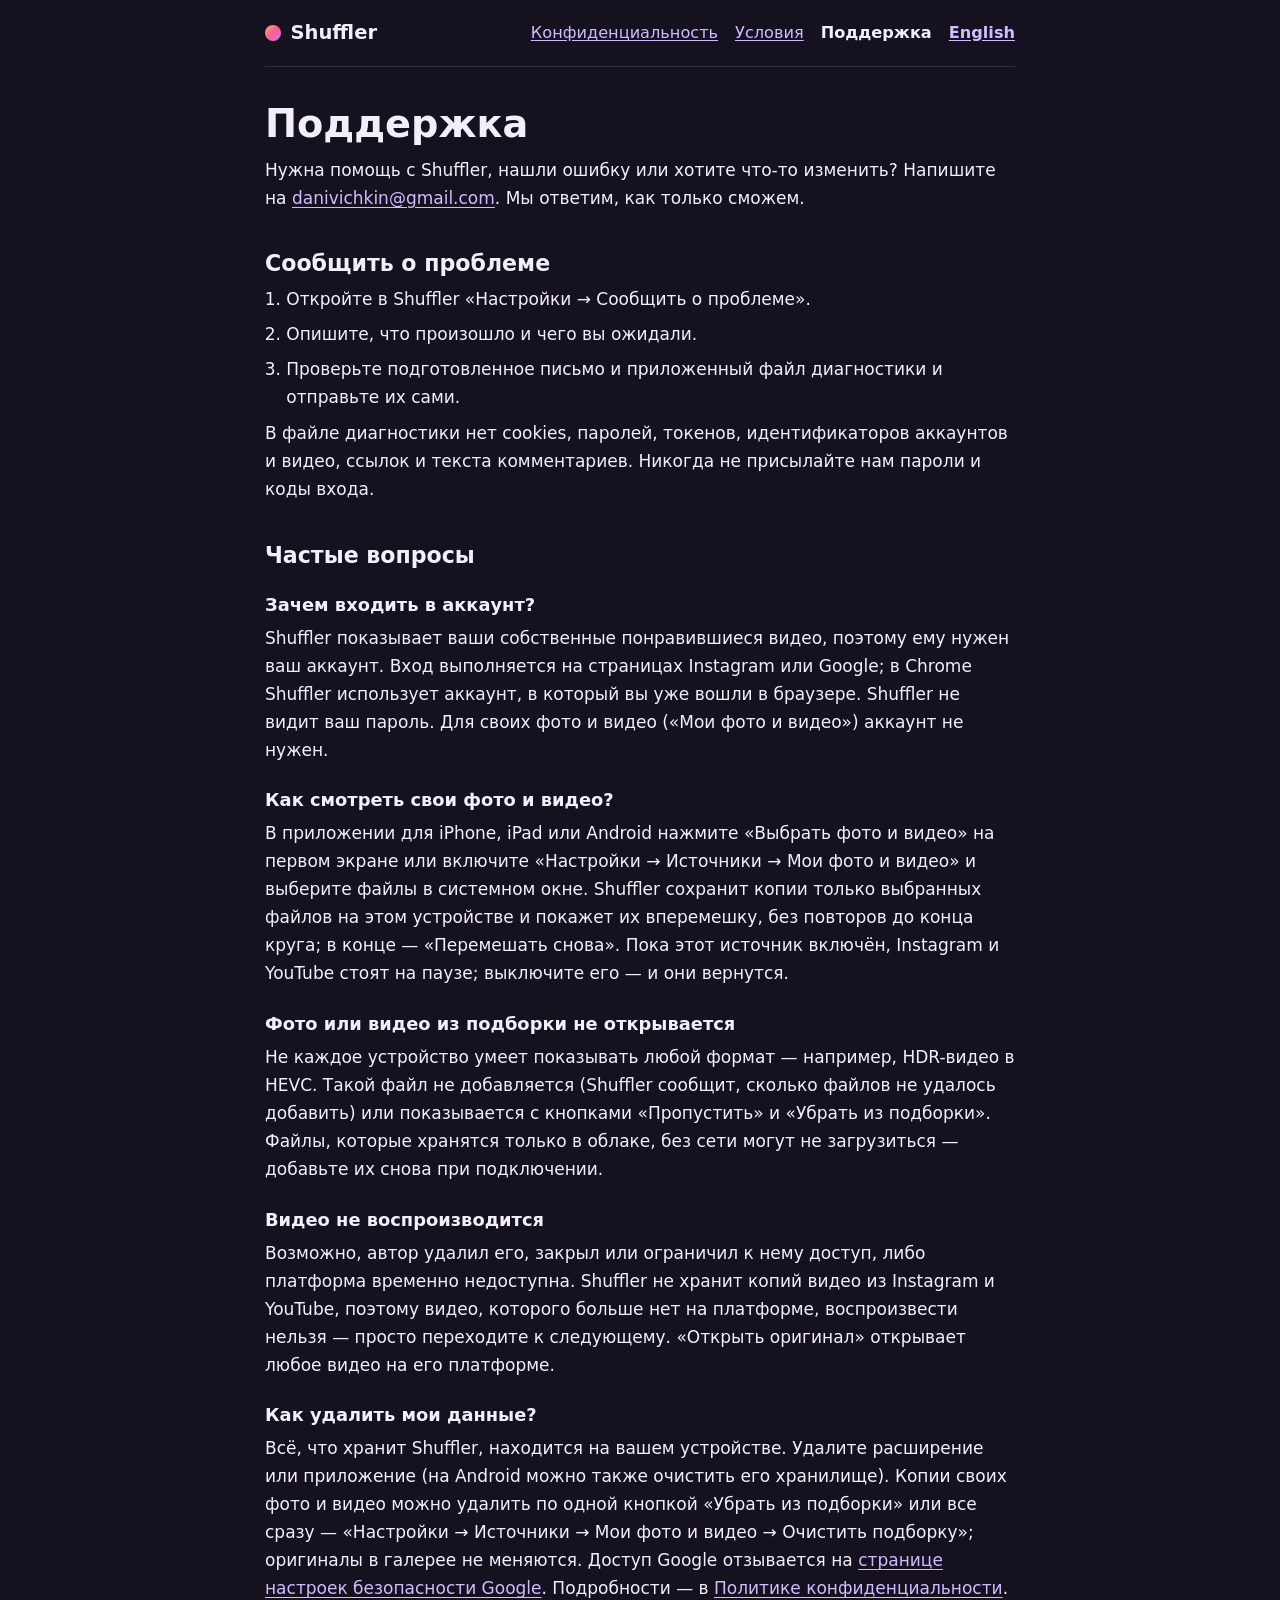
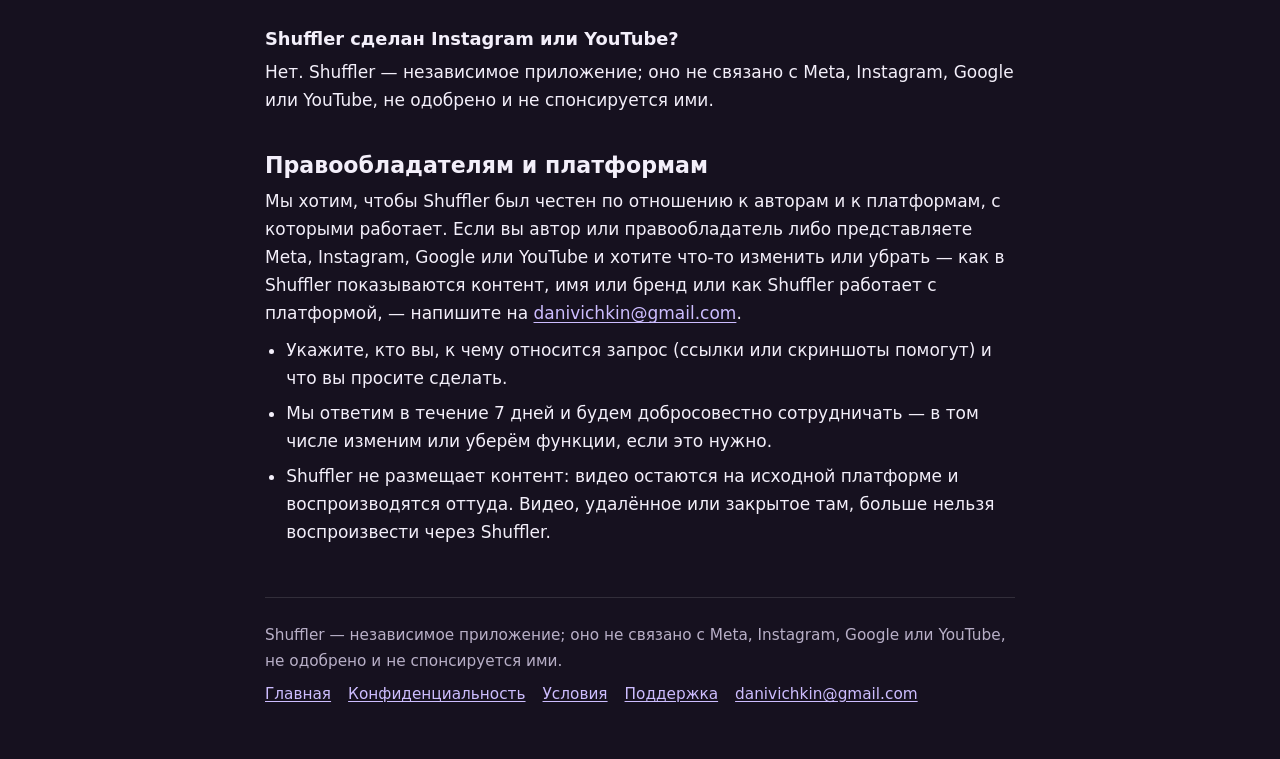
<file: ru/support.html>
<!doctype html>
<html lang="ru">
<head>
<meta charset="utf-8">
<meta name="viewport" content="width=device-width,initial-scale=1">
<title>Поддержка — Shuffler</title>
<meta name="description" content="Помощь с Shuffler, сообщение о проблеме и контакт для правообладателей и платформ.">
<link rel="stylesheet" href="../style.css">
<link rel="icon" href="../assets/icon.svg" type="image/svg+xml">
<link rel="alternate" hreflang="en" href="https://pac1man.github.io/shuffler/en/support.html">
</head>
<body>
<header class="site-header">
  <a class="brand" href="../index.html">Shuffler</a>
  <nav class="site-nav" aria-label="Страницы">
    <a href="privacy.html">Конфиденциальность</a>
    <a href="terms.html">Условия</a>
    <a href="support.html" aria-current="page">Поддержка</a>
    <a class="lang" href="../en/support.html" hreflang="en" lang="en">English</a>
  </nav>
</header>
<main>
<h1>Поддержка</h1>
<p>Нужна помощь с Shuffler, нашли ошибку или хотите что-то изменить? Напишите на <a href="mailto:danivichkin@gmail.com">danivichkin@gmail.com</a>. Мы ответим, как только сможем.</p>

<h2>Сообщить о проблеме</h2>
<ol>
  <li>Откройте в Shuffler «Настройки → Сообщить о проблеме».</li>
  <li>Опишите, что произошло и чего вы ожидали.</li>
  <li>Проверьте подготовленное письмо и приложенный файл диагностики и отправьте их сами.</li>
</ol>
<p>В файле диагностики нет cookies, паролей, токенов, идентификаторов аккаунтов и видео, ссылок и текста комментариев. Никогда не присылайте нам пароли и коды входа.</p>

<h2>Частые вопросы</h2>
<h3>Зачем входить в аккаунт?</h3>
<p>Shuffler показывает ваши собственные понравившиеся видео, поэтому ему нужен ваш аккаунт. Вход выполняется на страницах Instagram или Google; в Chrome Shuffler использует аккаунт, в который вы уже вошли в браузере. Shuffler не видит ваш пароль. Для своих фото и видео («Мои фото и видео») аккаунт не нужен.</p>
<h3>Как смотреть свои фото и видео?</h3>
<p>В приложении для iPhone, iPad или Android нажмите «Выбрать фото и видео» на первом экране или включите «Настройки → Источники → Мои фото и видео» и выберите файлы в системном окне. Shuffler сохранит копии только выбранных файлов на этом устройстве и покажет их вперемешку, без повторов до конца круга; в конце — «Перемешать снова». Пока этот источник включён, Instagram и YouTube стоят на паузе; выключите его — и они вернутся.</p>
<h3>Фото или видео из подборки не открывается</h3>
<p>Не каждое устройство умеет показывать любой формат — например, HDR-видео в HEVC. Такой файл не добавляется (Shuffler сообщит, сколько файлов не удалось добавить) или показывается с кнопками «Пропустить» и «Убрать из подборки». Файлы, которые хранятся только в облаке, без сети могут не загрузиться — добавьте их снова при подключении.</p>
<h3>Видео не воспроизводится</h3>
<p>Возможно, автор удалил его, закрыл или ограничил к нему доступ, либо платформа временно недоступна. Shuffler не хранит копий видео из Instagram и YouTube, поэтому видео, которого больше нет на платформе, воспроизвести нельзя — просто переходите к следующему. «Открыть оригинал» открывает любое видео на его платформе.</p>
<h3>Как удалить мои данные?</h3>
<p>Всё, что хранит Shuffler, находится на вашем устройстве. Удалите расширение или приложение (на Android можно также очистить его хранилище). Копии своих фото и видео можно удалить по одной кнопкой «Убрать из подборки» или все сразу — «Настройки → Источники → Мои фото и видео → Очистить подборку»; оригиналы в галерее не меняются. Доступ Google отзывается на <a href="https://security.google.com/settings/security/permissions">странице настроек безопасности Google</a>. Подробности — в <a href="privacy.html">Политике конфиденциальности</a>.</p>
<h3>Shuffler сделан Instagram или YouTube?</h3>
<p>Нет. Shuffler — независимое приложение; оно не связано с Meta, Instagram, Google или YouTube, не одобрено и не спонсируется ими.</p>

<h2 id="rights">Правообладателям и платформам</h2>
<p>Мы хотим, чтобы Shuffler был честен по отношению к авторам и к платформам, с которыми работает. Если вы автор или правообладатель либо представляете Meta, Instagram, Google или YouTube и хотите что-то изменить или убрать — как в Shuffler показываются контент, имя или бренд или как Shuffler работает с платформой, — напишите на <a href="mailto:danivichkin@gmail.com?subject=Shuffler%3A%20%D0%B7%D0%B0%D0%BF%D1%80%D0%BE%D1%81%20%D0%BF%D1%80%D0%B0%D0%B2%D0%BE%D0%BE%D0%B1%D0%BB%D0%B0%D0%B4%D0%B0%D1%82%D0%B5%D0%BB%D1%8F%20%D0%B8%D0%BB%D0%B8%20%D0%BF%D0%BB%D0%B0%D1%82%D1%84%D0%BE%D1%80%D0%BC%D1%8B">danivichkin@gmail.com</a>.</p>
<ul>
  <li>Укажите, кто вы, к чему относится запрос (ссылки или скриншоты помогут) и что вы просите сделать.</li>
  <li>Мы ответим в течение 7 дней и будем добросовестно сотрудничать — в том числе изменим или уберём функции, если это нужно.</li>
  <li>Shuffler не размещает контент: видео остаются на исходной платформе и воспроизводятся оттуда. Видео, удалённое или закрытое там, больше нельзя воспроизвести через Shuffler.</li>
</ul>
</main>
<footer class="site-footer">
  <p>Shuffler — независимое приложение; оно не связано с Meta, Instagram, Google или YouTube, не одобрено и не спонсируется ими.</p>
  <nav class="footer-nav" aria-label="Подвал">
    <a href="../index.html">Главная</a>
    <a href="privacy.html">Конфиденциальность</a>
    <a href="terms.html">Условия</a>
    <a href="support.html">Поддержка</a>
    <a href="mailto:danivichkin@gmail.com">danivichkin@gmail.com</a>
  </nav>
</footer>
</body>
</html>
</file>
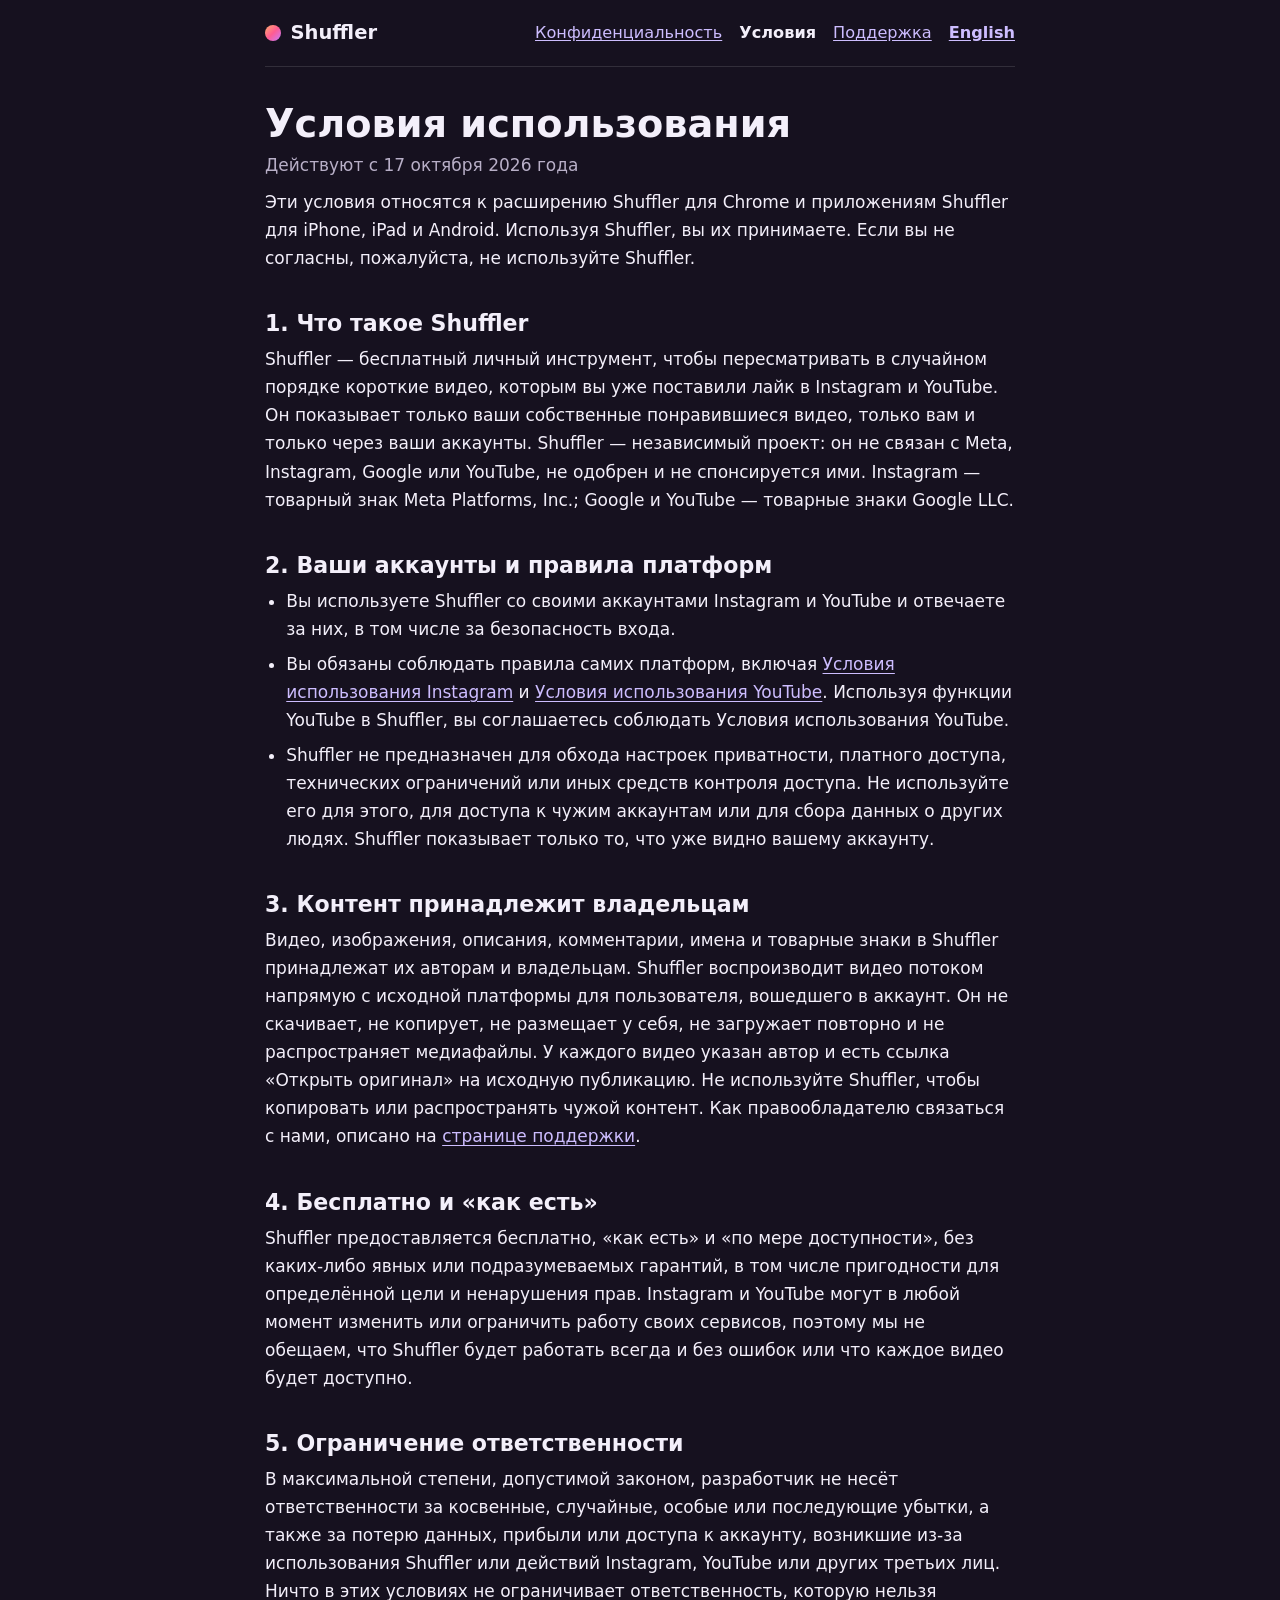
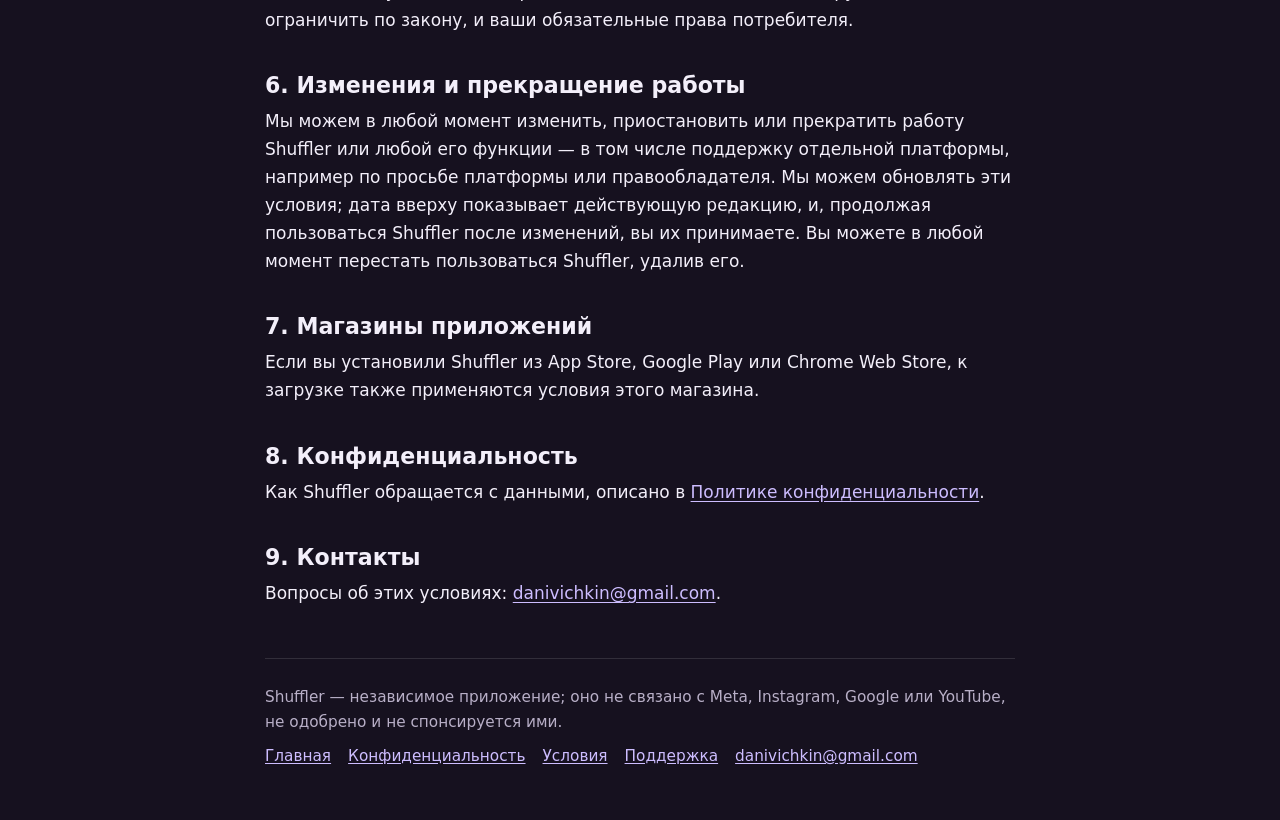
<file: ru/terms.html>
<!doctype html>
<html lang="ru">
<head>
<meta charset="utf-8">
<meta name="viewport" content="width=device-width,initial-scale=1">
<title>Условия использования — Shuffler</title>
<meta name="description" content="Короткие и понятные условия использования Shuffler: ваши аккаунты, правила платформ, права на контент, отсутствие гарантий.">
<link rel="stylesheet" href="../style.css">
<link rel="icon" href="../assets/icon.svg" type="image/svg+xml">
<link rel="alternate" hreflang="en" href="https://pac1man.github.io/shuffler/en/terms.html">
</head>
<body>
<header class="site-header">
  <a class="brand" href="../index.html">Shuffler</a>
  <nav class="site-nav" aria-label="Страницы">
    <a href="privacy.html">Конфиденциальность</a>
    <a href="terms.html" aria-current="page">Условия</a>
    <a href="support.html">Поддержка</a>
    <a class="lang" href="../en/terms.html" hreflang="en" lang="en">English</a>
  </nav>
</header>
<main>
<h1>Условия использования</h1>
<p class="updated">Действуют с 17 октября 2026 года</p>
<p>Эти условия относятся к расширению Shuffler для Chrome и приложениям Shuffler для iPhone, iPad и Android. Используя Shuffler, вы их принимаете. Если вы не согласны, пожалуйста, не используйте Shuffler.</p>

<h2>1. Что такое Shuffler</h2>
<p>Shuffler — бесплатный личный инструмент, чтобы пересматривать в случайном порядке короткие видео, которым вы уже поставили лайк в Instagram и YouTube. Он показывает только ваши собственные понравившиеся видео, только вам и только через ваши аккаунты. Shuffler — независимый проект: он не связан с Meta, Instagram, Google или YouTube, не одобрен и не спонсируется ими. Instagram — товарный знак Meta Platforms, Inc.; Google и YouTube — товарные знаки Google LLC.</p>

<h2>2. Ваши аккаунты и правила платформ</h2>
<ul>
  <li>Вы используете Shuffler со своими аккаунтами Instagram и YouTube и отвечаете за них, в том числе за безопасность входа.</li>
  <li>Вы обязаны соблюдать правила самих платформ, включая <a href="https://help.instagram.com/581066165581870">Условия использования Instagram</a> и <a href="https://www.youtube.com/t/terms">Условия использования YouTube</a>. Используя функции YouTube в Shuffler, вы соглашаетесь соблюдать Условия использования YouTube.</li>
  <li>Shuffler не предназначен для обхода настроек приватности, платного доступа, технических ограничений или иных средств контроля доступа. Не используйте его для этого, для доступа к чужим аккаунтам или для сбора данных о других людях. Shuffler показывает только то, что уже видно вашему аккаунту.</li>
</ul>

<h2>3. Контент принадлежит владельцам</h2>
<p>Видео, изображения, описания, комментарии, имена и товарные знаки в Shuffler принадлежат их авторам и владельцам. Shuffler воспроизводит видео потоком напрямую с исходной платформы для пользователя, вошедшего в аккаунт. Он не скачивает, не копирует, не размещает у себя, не загружает повторно и не распространяет медиафайлы. У каждого видео указан автор и есть ссылка «Открыть оригинал» на исходную публикацию. Не используйте Shuffler, чтобы копировать или распространять чужой контент. Как правообладателю связаться с нами, описано на <a href="support.html#rights">странице поддержки</a>.</p>

<h2>4. Бесплатно и «как есть»</h2>
<p>Shuffler предоставляется бесплатно, «как есть» и «по мере доступности», без каких-либо явных или подразумеваемых гарантий, в том числе пригодности для определённой цели и ненарушения прав. Instagram и YouTube могут в любой момент изменить или ограничить работу своих сервисов, поэтому мы не обещаем, что Shuffler будет работать всегда и без ошибок или что каждое видео будет доступно.</p>

<h2>5. Ограничение ответственности</h2>
<p>В максимальной степени, допустимой законом, разработчик не несёт ответственности за косвенные, случайные, особые или последующие убытки, а также за потерю данных, прибыли или доступа к аккаунту, возникшие из-за использования Shuffler или действий Instagram, YouTube или других третьих лиц. Ничто в этих условиях не ограничивает ответственность, которую нельзя ограничить по закону, и ваши обязательные права потребителя.</p>

<h2>6. Изменения и прекращение работы</h2>
<p>Мы можем в любой момент изменить, приостановить или прекратить работу Shuffler или любой его функции — в том числе поддержку отдельной платформы, например по просьбе платформы или правообладателя. Мы можем обновлять эти условия; дата вверху показывает действующую редакцию, и, продолжая пользоваться Shuffler после изменений, вы их принимаете. Вы можете в любой момент перестать пользоваться Shuffler, удалив его.</p>

<h2>7. Магазины приложений</h2>
<p>Если вы установили Shuffler из App Store, Google Play или Chrome Web Store, к загрузке также применяются условия этого магазина.</p>

<h2>8. Конфиденциальность</h2>
<p>Как Shuffler обращается с данными, описано в <a href="privacy.html">Политике конфиденциальности</a>.</p>

<h2>9. Контакты</h2>
<p>Вопросы об этих условиях: <a href="mailto:danivichkin@gmail.com">danivichkin@gmail.com</a>.</p>
</main>
<footer class="site-footer">
  <p>Shuffler — независимое приложение; оно не связано с Meta, Instagram, Google или YouTube, не одобрено и не спонсируется ими.</p>
  <nav class="footer-nav" aria-label="Подвал">
    <a href="../index.html">Главная</a>
    <a href="privacy.html">Конфиденциальность</a>
    <a href="terms.html">Условия</a>
    <a href="support.html">Поддержка</a>
    <a href="mailto:danivichkin@gmail.com">danivichkin@gmail.com</a>
  </nav>
</footer>
</body>
</html>
</file>
<file: assets/fonts/fonts.css>
/* Nunito and Playfair Display, SIL Open Font License 1.1 (see the OFL texts next to this file).
   Self-hosted: the site makes no requests to font services. */
@font-face {
  font-family: 'Nunito';
  font-style: normal;
  font-weight: 500 900;
  font-display: swap;
  src: url(Nunito-normal-cyrillic.woff2) format('woff2');
  unicode-range: U+0301, U+0400-045F, U+0490-0491, U+04B0-04B1, U+2116;
}
@font-face {
  font-family: 'Nunito';
  font-style: normal;
  font-weight: 500 900;
  font-display: swap;
  src: url(Nunito-normal-latin-ext.woff2) format('woff2');
  unicode-range: U+0100-02BA, U+02BD-02C5, U+02C7-02CC, U+02CE-02D7, U+02DD-02FF, U+0304, U+0308, U+0329, U+1D00-1DBF, U+1E00-1E9F, U+1EF2-1EFF, U+2020, U+20A0-20AB, U+20AD-20C4, U+2113, U+2C60-2C7F, U+A720-A7FF;
}
@font-face {
  font-family: 'Nunito';
  font-style: normal;
  font-weight: 500 900;
  font-display: swap;
  src: url(Nunito-normal-latin.woff2) format('woff2');
  unicode-range: U+0000-00FF, U+0131, U+0152-0153, U+02BB-02BC, U+02C6, U+02DA, U+02DC, U+0304, U+0308, U+0329, U+2000-206F, U+20AC, U+2122, U+2191, U+2193, U+2212, U+2215, U+FEFF, U+FFFD;
}
@font-face {
  font-family: 'Playfair Display';
  font-style: italic;
  font-weight: 400 900;
  font-display: swap;
  src: url(PlayfairDisplay-italic-cyrillic.woff2) format('woff2');
  unicode-range: U+0301, U+0400-045F, U+0490-0491, U+04B0-04B1, U+2116;
}
@font-face {
  font-family: 'Playfair Display';
  font-style: italic;
  font-weight: 400 900;
  font-display: swap;
  src: url(PlayfairDisplay-italic-latin.woff2) format('woff2');
  unicode-range: U+0000-00FF, U+0131, U+0152-0153, U+02BB-02BC, U+02C6, U+02DA, U+02DC, U+0304, U+0308, U+0329, U+2000-206F, U+20AC, U+2122, U+2191, U+2193, U+2212, U+2215, U+FEFF, U+FFFD;
}
@font-face {
  font-family: 'Playfair Display';
  font-style: normal;
  font-weight: 400 900;
  font-display: swap;
  src: url(PlayfairDisplay-normal-cyrillic.woff2) format('woff2');
  unicode-range: U+0301, U+0400-045F, U+0490-0491, U+04B0-04B1, U+2116;
}
@font-face {
  font-family: 'Playfair Display';
  font-style: normal;
  font-weight: 400 900;
  font-display: swap;
  src: url(PlayfairDisplay-normal-latin.woff2) format('woff2');
  unicode-range: U+0000-00FF, U+0131, U+0152-0153, U+02BB-02BC, U+02C6, U+02DA, U+02DC, U+0304, U+0308, U+0329, U+2000-206F, U+20AC, U+2122, U+2191, U+2193, U+2212, U+2215, U+FEFF, U+FFFD;
}
</file>
<file: assets/landing.css>
/* Shuffler — landing page. Dark only, «Закат» (sunset) palette from the app.
   Fonts: Nunito + Playfair Display (SIL OFL), self-hosted in fonts/. Icons: Lucide (ISC). */

:root {
  color-scheme: dark;
  --bg: #1a0d1c;
  --ink: #fff4ec;
  --ink-2: rgb(255 244 236 / .72);
  --ink-3: rgb(255 244 236 / .58);
  --line: rgb(255 225 205 / .11);
  --surface: rgb(255 225 205 / .045);
  --surface-2: rgb(255 225 205 / .08);
  --accent: #ffb08a;
  --grad-text: linear-gradient(95deg, #ff8a6b, #ffb35c 60%, #ffd27a);
  --cta-bg: linear-gradient(100deg, #ff6f61 0%, #ff9a4d 55%, #ffc15e 100%);
  --cta-ink: #2a0f22;
  --cta-shadow: 0 18px 40px -18px rgb(255 120 80 / .65);
  --font: "Nunito", -apple-system, BlinkMacSystemFont, "Segoe UI", system-ui, sans-serif;
  --font-serif: "Playfair Display", "Iowan Old Style", Georgia, "Times New Roman", serif;
  --font-emoji: "Apple Color Emoji", "Segoe UI Emoji", "Noto Color Emoji", sans-serif;
  --heart: #ff5470;
  --ease-out: cubic-bezier(.2, .8, .2, 1);
  --gutter: 16px;
  --wrap: 1120px;
}
@media (min-width: 600px) { :root { --gutter: 24px; } }
@media (min-width: 1000px) { :root { --gutter: 40px; } }

*, *::before, *::after { box-sizing: border-box; }
html { -webkit-text-size-adjust: 100%; text-size-adjust: 100%; }
body {
  margin: 0;
  min-width: 320px;
  background: var(--bg);
  color: var(--ink);
  font: 500 17px/1.6 var(--font);
  -webkit-font-smoothing: antialiased;
  -moz-osx-font-smoothing: grayscale;
}
main { overflow-x: clip; }   /* the sun and its glow may bleed past the gutters; never the page */
svg { display: block; max-width: 100%; }
a { color: inherit; }
p { margin: 0; }
h1, h2 { margin: 0; text-wrap: balance; }
:focus-visible { outline: 2px solid var(--accent); outline-offset: 3px; border-radius: 6px; }
::selection { background: rgb(255 138 92 / .4); color: #fff; }
.skip {
  position: absolute; left: 12px; top: -60px; z-index: 50;
  padding: 10px 16px; border-radius: 12px;
  background: var(--ink); color: var(--cta-ink); font-weight: 800; text-decoration: none;
}
.skip:focus { top: 12px; }

.ic { width: 20px; height: 20px; flex: none; fill: none; stroke: currentColor; stroke-width: 2; stroke-linecap: round; stroke-linejoin: round; }
.grad { background: var(--grad-text); -webkit-background-clip: text; background-clip: text; color: transparent; }
.wrap { width: 100%; max-width: calc(var(--wrap) + 2 * var(--gutter)); margin-inline: auto; padding-inline: var(--gutter); }

/* ---------- ambient sunset glow behind everything ---------- */
.ambient { position: fixed; inset: 0; z-index: -1; overflow: hidden; pointer-events: none; background: var(--bg); }
.ambient i { position: absolute; width: 90vmax; aspect-ratio: 1; border-radius: 50%; opacity: .5; }
.ambient i:nth-child(1) { left: -40vmax; top: -45vmax; background: radial-gradient(closest-side, rgb(255 122 89 / .55), transparent); }
.ambient i:nth-child(2) { right: -45vmax; top: 10vh; background: radial-gradient(closest-side, rgb(122 42 107 / .75), transparent); }
.ambient i:nth-child(3) { left: -20vmax; bottom: -60vmax; background: radial-gradient(closest-side, rgb(255 181 71 / .32), transparent); }
@media (prefers-reduced-motion: no-preference) {
  .ambient i { animation: drift 34s ease-in-out infinite alternate; }
  .ambient i:nth-child(2) { animation-duration: 41s; animation-direction: alternate-reverse; }
  .ambient i:nth-child(3) { animation-duration: 47s; }
}
@keyframes drift { to { translate: 6vmax 4vmax; scale: 1.08; } }

/* ---------- top bar: name + language ---------- */
.top { display: flex; align-items: center; justify-content: space-between; gap: 16px; height: 76px; }
.brand { display: inline-flex; align-items: center; gap: 11px; text-decoration: none; font-weight: 850; font-size: 22px; letter-spacing: -.015em; }
.brand .logo { width: 36px; height: 36px; flex: none; }
.lang {
  display: inline-grid; place-items: center;
  min-width: 48px; height: 44px; padding: 0 14px;
  border-radius: 99px;
  text-decoration: none; font-weight: 800; font-size: 14px; letter-spacing: .04em;
  background: var(--surface-2);
  box-shadow: inset 0 0 0 1px var(--line);
  transition: background-color .2s;
}
.lang:hover { background: rgb(255 225 205 / .14); }

/* ---------- button ---------- */
.btn {
  display: inline-flex; align-items: center; justify-content: center; gap: 10px;
  height: 58px; padding: 0 30px;
  border-radius: 99px;
  font: 800 18px/1 var(--font); letter-spacing: -.005em;
  text-decoration: none; white-space: nowrap;
  transition: scale .35s cubic-bezier(.25, 1.3, .4, 1), filter .2s;
}
.btn:active { scale: .97; }
.btn-primary { background: var(--cta-bg); color: var(--cta-ink); box-shadow: var(--cta-shadow); }
.btn-primary:hover { filter: brightness(1.05); }

/* ---------- hero: one line, one button, the live phone ---------- */
.hero {
  display: grid;
  justify-items: center;
  gap: 48px;
  padding-top: clamp(20px, 5vw, 40px);
}
.hero-copy { display: grid; justify-items: center; text-align: center; }
.hero h1 {
  font-weight: 850;
  font-size: clamp(42px, 11.4vw, 88px);
  line-height: 1;
  letter-spacing: -.035em;
  max-width: 11ch;
}
.hero h1 .grad { display: inline-block; padding-bottom: .08em; }
.hero .btn { margin-top: 34px; min-width: 230px; }
.platforms { margin-top: 18px; color: var(--ink-3); font-weight: 700; font-size: 15.5px; letter-spacing: .02em; word-spacing: .12em; }

/* the phone: the demo renders at 375×812 and is scaled to --w */
.phone-stage {
  --w: 262px;
  --s: .6987;   /* = --w / 375 */
  position: relative;
  margin: 0;
  display: grid;
  justify-items: center;
}
.sun-glow {
  position: absolute; z-index: -1;
  left: 50%; top: calc(var(--w) * -.1);
  width: calc(var(--w) * 2.6); aspect-ratio: 1;
  translate: -50% 0;
  background: radial-gradient(closest-side, rgb(255 122 89 / .32), transparent 72%);
  pointer-events: none;
}
.sun {
  position: absolute; z-index: -1;
  left: 50%; top: calc(var(--w) * .2);
  width: calc(var(--w) * 1.62); aspect-ratio: 1;
  translate: -50% 0;
  border-radius: 50%;
  background: linear-gradient(180deg, #ffd27a 0%, #ff8a5c 55%, #ff5e7a 100%);
  -webkit-mask: linear-gradient(#000 0 56%, transparent 56% 60%, #000 60% 68%, transparent 68% 73%, #000 73% 80%, transparent 80% 86%, #000 86% 91%, transparent 91%);
  mask: linear-gradient(#000 0 56%, transparent 56% 60%, #000 60% 68%, transparent 68% 73%, #000 73% 80%, transparent 80% 86%, #000 86% 91%, transparent 91%);
  opacity: .78;
  pointer-events: none;
}
.phone {
  --bz: 10px;
  position: relative;
  padding: var(--bz);
  border-radius: calc(var(--w) * .13 + var(--bz));
  background: linear-gradient(160deg, #3a1d36, #120812 60%);
  box-shadow:
    0 60px 100px -40px rgb(10 0 8 / .95),
    0 0 0 1px rgb(255 225 205 / .14),
    inset 0 0 0 1px rgb(255 225 205 / .08);
}
.phone-screen {
  position: relative;
  width: var(--w);
  height: calc(var(--w) * 812 / 375);
  border-radius: calc(var(--w) * .13);
  overflow: hidden;
  clip-path: inset(0 round calc(var(--w) * .13));   /* also clips composited layers inside the demo */
  background: var(--bg) radial-gradient(120% 70% at 50% 30%, rgb(255 122 89 / .35), transparent 70%);
  isolation: isolate;
}
.phone-screen iframe {
  display: block;
  width: 375px; height: 812px;
  border: 0;
  transform: scale(var(--s));
  transform-origin: 0 0;
  background: transparent;
  color-scheme: dark;
}
.phone-caption {
  margin-top: 18px;
  display: inline-flex; align-items: center; gap: 9px;
  font-size: 14.5px; font-weight: 700; color: var(--ink-3);
}
.phone-caption::before {
  content: "";
  width: 8px; height: 8px; border-radius: 50%;
  background: #6ee7a8;
  box-shadow: 0 0 0 4px rgb(110 231 168 / .16);
}
@media (max-width: 599px) { .sun { display: none; } }   /* too wide for the screen: it would only peek out as slabs */
@media (min-width: 360px) { .phone-stage { --w: 300px; --s: .8; } }
@media (min-width: 380px) { .phone-stage { --w: 320px; --s: .8533; } }

@media (min-width: 960px) {
  .hero {
    grid-template-columns: minmax(0, 1fr) auto;
    align-items: center;
    column-gap: clamp(48px, 8vw, 128px);
    padding-top: 8px;
  }
  .hero-copy { justify-items: start; text-align: left; }
  .phone-stage { --w: 345px; --s: .92; }
}
@media (min-width: 960px) and (max-height: 860px) { .phone-stage { --w: 315px; --s: .84; } }
@media (min-width: 960px) and (max-height: 760px) { .phone-stage { --w: 285px; --s: .76; } }

/* ---------- three steps + one privacy line ---------- */
.how {
  display: grid;
  justify-items: center;
  padding-block: clamp(64px, 9vw, 112px) clamp(56px, 8vw, 96px);
}
.steps {
  list-style: none;
  margin: 0; padding: 0;
  width: min(100%, 680px);
  display: grid;
  grid-template-columns: repeat(3, minmax(0, 1fr));
}
.steps li {
  position: relative;
  display: grid; justify-items: center; align-content: start; gap: 14px;
  padding-inline: 6px;
  text-align: center;
  font-weight: 800; font-size: clamp(15.5px, 2vw, 19px); line-height: 1.3;
  text-wrap: balance;
}
.step-ic {
  width: 60px; height: 60px;
  display: grid; place-items: center;
  border-radius: 20px;
  color: var(--cta-ink);
  background: var(--cta-bg);
  box-shadow: 0 14px 30px -16px rgb(255 120 80 / .8);
}
.step-ic .ic { width: 26px; height: 26px; stroke-width: 2.1; }
.steps li:not(:last-child)::after {
  content: "";
  position: absolute;
  top: 29px; left: calc(50% + 40px); right: calc(-50% + 40px);
  height: 2px;
  background: repeating-linear-gradient(90deg, rgb(255 176 138 / .5) 0 6px, transparent 6px 12px);
}
.privacy {
  margin-top: clamp(56px, 8vw, 80px);
  display: inline-flex; align-items: center; gap: 12px;
  max-width: 100%;
  padding: 14px 22px;
  border-radius: 22px;
  color: var(--ink-2);
  font-weight: 700; font-size: clamp(15.5px, 1.8vw, 17px); line-height: 1.4;
  background: var(--surface);
  box-shadow: inset 0 0 0 1px var(--line);
}
.privacy .ic { color: var(--accent); }

/* ---------- years strip: liked reels from different years, mixed ----------
   Default (and reduced motion): a still fan (3 cards on phones, 5 wider). With motion: the full row flows by.
   Both layouts have the same height, and only `translate` is animated. */
.years { display: grid; grid-template-columns: minmax(0, 1fr); justify-items: center; padding-top: clamp(64px, 9vw, 120px); }
.strip {
  --cw: 128px; --ch: 214px; --gap: 14px; --pad: 40px;
  width: 100%;
  height: calc(var(--ch) + 2 * var(--pad));
  overflow: clip;
  -webkit-mask: linear-gradient(90deg, transparent, #000 9%, #000 91%, transparent);
  mask: linear-gradient(90deg, transparent, #000 9%, #000 91%, transparent);
}
@media (min-width: 700px) { .strip { --cw: 168px; --ch: 280px; --gap: 22px; --pad: 44px; } }
.strip-track { display: flex; justify-content: center; align-items: center; height: 100%; }
.strip-set { list-style: none; margin: 0; padding: 0; display: flex; align-items: center; }
.strip-set + .strip-set, .rc:nth-child(n+4) { display: none; }
.rc {
  position: relative;
  flex: none;
  width: var(--cw); height: var(--ch);
  margin-inline: calc(var(--cw) * -.1);
  display: grid; place-items: center;
  border-radius: calc(var(--cw) * .15);
  background: linear-gradient(160deg, var(--c1), var(--c2));
  box-shadow: 0 22px 40px -20px rgb(10 0 8 / .85), inset 0 0 0 1px rgb(255 255 255 / .22);
}
.rc:nth-child(1) { rotate: -9deg; translate: 0 12px; }
.rc:nth-child(2) { z-index: 1; }
.rc:nth-child(3) { rotate: 9deg; translate: 0 12px; }
@media (min-width: 700px) {
  .rc:nth-child(4), .rc:nth-child(5) { display: grid; }
  .rc:nth-child(1) { rotate: -14deg; translate: 0 26px; }
  .rc:nth-child(2) { rotate: -7deg; translate: 0 6px; z-index: 1; }
  .rc:nth-child(3) { rotate: 0deg; translate: 0 0; z-index: 2; }
  .rc:nth-child(4) { rotate: 7deg; translate: 0 6px; z-index: 1; }
  .rc:nth-child(5) { rotate: 14deg; translate: 0 26px; }
}
.rc-e { font: calc(var(--cw) * .36)/1 var(--font-emoji); }
.rc-h { position: absolute; top: 8%; right: 10%; width: calc(var(--cw) * .12); height: auto; fill: #fff; }
.rc-y {
  position: absolute; left: 50%; bottom: 7%;
  translate: -50% 0;
  padding: .3em .62em .36em;
  border-radius: 99px;
  font: italic 600 calc(var(--cw) * .13)/1 var(--font-serif);
  color: #fff;
  background: rgb(0 0 0 / .26);
}
.years-cap {
  margin-top: 26px;
  text-align: center;
  font-weight: 800; font-size: clamp(22px, 3.4vw, 32px); line-height: 1.25; letter-spacing: -.015em;
}
.years-cap .yrs {
  font: italic 600 1.08em/1 var(--font-serif);
  background: var(--grad-text); -webkit-background-clip: text; background-clip: text; color: transparent;
}
@media (prefers-reduced-motion: no-preference) {
  .strip-track { justify-content: flex-start; width: max-content; animation: flow 48s linear infinite; }
  .strip-set + .strip-set, .rc:nth-child(n) { display: flex; }
  .rc:nth-child(n) { display: grid; margin: 0 var(--gap) 0 0; rotate: var(--r); translate: 0 var(--y); z-index: auto; }
}
@media (prefers-reduced-motion: no-preference) and (max-width: 699px) { .strip-track { animation-duration: 38s; } }
@keyframes flow { to { translate: -50% 0; } }

/* ---------- FAQ: four short answers ---------- */
.faq { display: grid; justify-items: center; padding-bottom: clamp(24px, 4vw, 48px); }
.faq-title { font-weight: 850; font-size: clamp(28px, 4.4vw, 40px); line-height: 1.1; letter-spacing: -.025em; margin-bottom: 26px; }
.faq-list { width: min(100%, 680px); display: grid; gap: 10px; }
.faq-list details {
  border-radius: 22px;
  background: var(--surface);
  box-shadow: inset 0 0 0 1px var(--line);
  transition: background-color .25s;
}
.faq-list details[open] { background: var(--surface-2); }
.faq-list summary {
  list-style: none;
  display: flex; align-items: center; gap: 16px;
  min-height: 62px; padding: 14px 18px 14px 22px;
  cursor: pointer;
  font-weight: 800; font-size: 17.5px; line-height: 1.3;
  border-radius: 22px;
}
.faq-list summary::-webkit-details-marker { display: none; }
.faq-list summary .ic {
  margin-left: auto;
  width: 32px; height: 32px; padding: 6px;
  border-radius: 50%;
  color: var(--accent);
  background: rgb(255 160 120 / .1);
}
.faq-list details[open] summary .ic { rotate: 180deg; }
.faq-list details p { padding: 0 22px 20px; color: var(--ink-2); font-size: 16.5px; }
.faq-list details a { color: var(--accent); font-weight: 700; text-underline-offset: 3px; }
@media (prefers-reduced-motion: no-preference) {
  .faq-list summary .ic { transition: rotate .3s var(--ease-out); }
  @supports (interpolate-size: allow-keywords) {
    .faq-list { interpolate-size: allow-keywords; }
    .faq-list details::details-content {
      block-size: 0;
      overflow: hidden;
      transition: block-size .35s var(--ease-out), content-visibility .35s allow-discrete;
    }
    .faq-list details[open]::details-content { block-size: auto; }
  }
}

/* ---------- outro: the double-tap moment ---------- */
.outro { display: grid; justify-items: center; text-align: center; padding-block: clamp(56px, 8vw, 104px) clamp(72px, 10vw, 128px); }
.like { position: relative; width: clamp(200px, 21vw, 244px); aspect-ratio: 9 / 15; }
.like::before {
  content: ""; position: absolute; inset: -30% -60%; z-index: -1;
  background: radial-gradient(closest-side, rgb(255 84 112 / .28), transparent 72%);
}
.like-card {
  position: absolute; inset: 0;
  display: grid; place-items: center;
  border-radius: 15% / 9%;
  rotate: -4deg;
  background: linear-gradient(160deg, #f093fb, #f5576c 62%, #ffb199);
  box-shadow: 0 40px 70px -30px rgb(10 0 8 / .9), inset 0 0 0 1px rgb(255 255 255 / .22);
  overflow: hidden;
}
.like-e { position: absolute; left: 0; right: 0; top: 17%; text-align: center; font: 76px/1 var(--font-emoji); }
.like-big {
  position: absolute; left: 27%; top: 45%;
  width: 46%; height: auto;
  fill: var(--heart);
  filter: drop-shadow(0 10px 20px rgb(120 0 30 / .45));
}
.like-burst { position: absolute; inset: 0; }
.like-burst i {
  position: absolute; left: 50%; top: 58%;
  width: 18px; height: 18px; margin: -9px 0 0 -9px;
  opacity: 0;
}
.like-burst svg { width: 100%; height: 100%; fill: #fff; }
.like-chip {
  position: absolute; left: 8%; bottom: 7%;
  display: inline-flex; align-items: center; gap: 6px;
  height: 32px; padding: 0 12px 0 10px;
  border-radius: 99px;
  font: 700 13px/1 var(--font);
  white-space: nowrap;
  color: #fff;
  background: rgb(44 14 32 / .5);
  box-shadow: inset 0 0 0 1px rgb(255 228 210 / .2);
}
.like-chip svg { width: 13px; height: 13px; fill: var(--accent); }
.like-chip i { font: italic 600 17px/1 var(--font-serif); }
.outro-q {
  margin-top: clamp(44px, 6vw, 64px);
  font: italic 600 clamp(46px, 10vw, 92px)/1 var(--font-serif);
  letter-spacing: -.02em;
  padding-bottom: .1em;
}
.outro .btn { margin-top: 30px; min-width: 230px; }
@media (prefers-reduced-motion: no-preference) {
  .like-big { animation: tap 5s ease-out infinite; }
  .like-burst i { animation: burst 5s ease-out infinite; }
}
@keyframes tap {
  0%, 26% { opacity: 0; scale: .2; }
  33% { opacity: 1; scale: 1.2; }
  38% { scale: .94; }
  43%, 70% { opacity: 1; scale: 1; translate: 0 0; }
  84%, 100% { opacity: 0; scale: 1.08; translate: 0 -18%; }
}
@keyframes burst {
  0%, 29% { opacity: 0; transform: rotate(var(--a)) translateY(0) scale(.4); }
  35% { opacity: 1; }
  56%, 100% { opacity: 0; transform: rotate(var(--a)) translateY(-108px) scale(1); }
}

/* ---------- footer ---------- */
.foot {
  position: relative;
  display: flex; flex-wrap: wrap; align-items: center; justify-content: space-between;
  gap: 18px 28px;
  padding-block: 28px 36px;
}
.foot::before { content: ""; position: absolute; top: 0; left: var(--gutter); right: var(--gutter); height: 1px; background: var(--line); }
.foot-links { display: flex; flex-wrap: wrap; gap: 6px 22px; }
.foot-links a { color: var(--ink-2); text-decoration: none; font-weight: 600; font-size: 15px; line-height: 2; }
.foot-links a:hover { color: var(--ink); text-decoration: underline; text-underline-offset: 3px; }
.langs {
  display: inline-flex; gap: 2px; padding: 3px;
  border-radius: 99px;
  background: var(--surface-2);
  box-shadow: inset 0 0 0 1px var(--line);
}
.langs > * {
  display: grid; place-items: center;
  min-width: 48px; height: 38px; padding: 0 12px;
  border-radius: 99px;
  font-weight: 800; font-size: 14px; letter-spacing: .04em;
  text-decoration: none; color: var(--ink-2);
}
.langs a:hover { color: var(--ink); }
.langs [aria-current] { background: var(--ink); color: var(--cta-ink); }
@media (max-width: 599px) {
  .foot { flex-direction: column; text-align: center; }
  .foot-links { justify-content: center; }
}

/* ---------- entrance motion (off when reduced motion is requested) ---------- */
@media (prefers-reduced-motion: no-preference) {
  .hero h1, .hero .btn, .platforms { animation: rise .8s var(--ease-out) both; }
  .hero .btn { animation-delay: .1s; }
  .platforms { animation-delay: .18s; }
  .phone { animation: rise 1s var(--ease-out) .12s both; }
  .sun { animation: sunrise 1.6s var(--ease-out) .1s both; }
  .phone-caption::before { animation: pulse 2.4s ease-in-out infinite; }
}
@keyframes rise { from { opacity: 0; translate: 0 22px; } }
@keyframes sunrise { from { opacity: 0; translate: -50% 16%; } }
@keyframes pulse { 50% { box-shadow: 0 0 0 7px rgb(110 231 168 / 0); } }

@media (forced-colors: active) {
  .btn, .lang, .langs, .privacy, .phone, .rc, .faq-list details, .like-card { border: 1px solid CanvasText; }
  .grad { color: CanvasText; background: none; }
}
</file>
<file: preview/assets/reel-art.css>
/* Shared looping placeholder for reel content (stands in for the user's liked video).
   Pure CSS: radial-gradient blobs (no filter blur), emoji subject, classic meme caption, grain. */

.ra {
  position: absolute;
  inset: 0;
  overflow: hidden;
  isolation: isolate;
  container-type: size;
  background: linear-gradient(160deg, var(--c1), var(--c2) 55%, var(--c3));
  background: linear-gradient(160deg in oklab, var(--c1), var(--c2) 55%, var(--c3));
}

.ra-blob {
  position: absolute;
  width: 120cqmax;
  aspect-ratio: 1;
  border-radius: 50%;
  left: 50%;
  top: 50%;
  margin: -60cqmax 0 0 -60cqmax;
  will-change: transform;
}
.ra-b1 { background: radial-gradient(closest-side, color-mix(in oklab, var(--c3) 85%, white), transparent); translate: -30% -35%; animation: ra-orbit-a 11s ease-in-out infinite alternate; }
.ra-b2 { background: radial-gradient(closest-side, color-mix(in oklab, var(--c1) 80%, var(--ink) 20%), transparent); translate: 35% 30%; animation: ra-orbit-b 13s ease-in-out infinite alternate; }
.ra-b3 { background: radial-gradient(closest-side, color-mix(in oklab, var(--c2) 70%, white), transparent 70%); width: 70cqmax; margin: -35cqmax 0 0 -35cqmax; animation: ra-orbit-c 9s ease-in-out infinite alternate; }

@keyframes ra-orbit-a { to { translate: 20% -5%; scale: 1.15; } }
@keyframes ra-orbit-b { to { translate: -25% 10%; scale: .9; } }
@keyframes ra-orbit-c { 0% { translate: -20% 25%; } 50% { translate: 25% -20%; scale: 1.2; } 100% { translate: 0% 30%; } }

.ra-subject {
  position: absolute;
  left: 50%;
  top: 47%;
  width: 46cqmin;
  aspect-ratio: 1;
  translate: -50% -50%;
  display: grid;
  place-items: center;
}
.ra-emoji {
  display: block;
  font-size: 36cqmin;
  line-height: 1;
  font-family: "Apple Color Emoji", "Segoe UI Emoji", "Noto Color Emoji", sans-serif;
  filter: drop-shadow(0 2cqmin 3cqmin rgb(0 0 0 / .25));
  will-change: transform;
}
.ra-shadow {
  position: absolute;
  bottom: 2%;
  left: 20%;
  width: 60%;
  height: 8%;
  border-radius: 50%;
  background: radial-gradient(closest-side, rgb(0 0 0 / .28), transparent);
}

/* scenes */
.ra[data-scene="bounce"] .ra-emoji { animation: ra-bounce 1.1s cubic-bezier(.3,0,.5,1) infinite; transform-origin: 50% 100%; }
.ra[data-scene="bounce"] .ra-shadow { animation: ra-shadow 1.1s cubic-bezier(.3,0,.5,1) infinite; }
@keyframes ra-bounce {
  0%, 100% { transform: translateY(0) scale(1.08, .9); }
  15% { transform: translateY(-6%) scale(.95, 1.06); }
  50% { transform: translateY(-34%) scale(1, 1); }
  85% { transform: translateY(-6%) scale(.97, 1.04); }
}
@keyframes ra-shadow { 50% { scale: .55; opacity: .5; } }

.ra[data-scene="dance"] .ra-emoji { animation: ra-dance 1.6s ease-in-out infinite; transform-origin: 50% 90%; }
@keyframes ra-dance {
  0%, 100% { transform: rotate(-12deg) translateX(-8%); }
  25% { transform: rotate(0deg) translateY(-8%) scale(1.04); }
  50% { transform: rotate(12deg) translateX(8%); }
  75% { transform: rotate(0deg) translateY(-8%) scale(1.04); }
}

.ra[data-scene="stomp"] .ra-emoji { animation: ra-stomp 1.4s steps(1, end) infinite; }
.ra[data-scene="stomp"] .ra-subject { animation: ra-shake 1.4s linear infinite; }
@keyframes ra-stomp {
  0% { transform: translateY(0) scaleX(-1); }
  25% { transform: translateY(-10%) scaleX(-1) rotate(-6deg); }
  50% { transform: translateY(0) scaleX(1); }
  75% { transform: translateY(-10%) scaleX(1) rotate(6deg); }
}
@keyframes ra-shake { 0%, 24%, 50%, 74%, 100% { translate: -50% -50%; } 25%, 75% { translate: -50% -48%; } 26%, 76% { translate: -51% -50%; } 27%, 77% { translate: -49% -50%; } }

.ra[data-scene="spin"] .ra-emoji { animation: ra-spin 3.2s cubic-bezier(.6,0,.4,1) infinite; }
@keyframes ra-spin { 0% { transform: rotate(0) scale(1); } 50% { transform: rotate(180deg) scale(1.15); } 100% { transform: rotate(360deg) scale(1); } }

.ra[data-scene="kickflip"] .ra-emoji { animation: ra-flip 1.8s cubic-bezier(.4,0,.3,1) infinite; }
@keyframes ra-flip {
  0%, 20% { transform: translateY(0) rotate(0); }
  45% { transform: translateY(-40%) rotate(200deg) scale(.9); }
  70% { transform: translateY(0) rotate(360deg); }
  78% { transform: translateY(0) scale(1.1, .9) rotate(360deg); }
  100% { transform: translateY(0) rotate(360deg); }
}

.ra[data-scene="float"] .ra-emoji { animation: ra-float 3.6s ease-in-out infinite; }
@keyframes ra-float { 0%, 100% { transform: translate(-6%, 4%) rotate(-6deg); } 50% { transform: translate(6%, -8%) rotate(6deg); } }

.ra[data-scene="wobble"] .ra-emoji { animation: ra-wobble 2.4s ease-in-out infinite; transform-origin: 50% 100%; }
@keyframes ra-wobble { 0%, 100% { transform: skewX(0) rotate(0); } 20% { transform: skewX(-8deg) rotate(-4deg); } 40% { transform: skewX(6deg) rotate(3deg); } 60% { transform: skewX(-3deg); } 80% { transform: skewX(2deg); } }

/* classic top-text / bottom-text meme caption */
.ra-meme {
  position: absolute;
  left: 6%;
  right: 6%;
  margin: 0;
  text-align: center;
  color: #fff;
  font: 400 clamp(20px, 8.6cqmin, 44px)/1.02 Impact, "Haettenschweiler", "Oswald", "Arial Narrow Bold", "Arial Black", sans-serif;
  letter-spacing: .01em;
  text-transform: uppercase;
  -webkit-text-stroke: .11em #000;
  paint-order: stroke fill;
  text-wrap: balance;
}
.ra-top { top: 15%; }
.ra-bottom { top: 64%; }

.ra-grain {
  position: absolute;
  inset: -50%;
  opacity: .16;
  mix-blend-mode: overlay;
  pointer-events: none;
  background-image: url("data:image/svg+xml,%3Csvg xmlns='http://www.w3.org/2000/svg' width='160' height='160'%3E%3Cfilter id='n'%3E%3CfeTurbulence type='fractalNoise' baseFrequency='.9' numOctaves='2' stitchTiles='stitch'/%3E%3C/filter%3E%3Crect width='100%25' height='100%25' filter='url(%23n)'/%3E%3C/svg%3E");
  animation: ra-grain 1s steps(5) infinite;
}
@keyframes ra-grain { 0% { translate: 0 0; } 20% { translate: -6% 4%; } 40% { translate: 5% -7%; } 60% { translate: -3% -2%; } 80% { translate: 7% 5%; } }

.ra.is-paused *, .is-paused .ra * { animation-play-state: paused !important; }

:root[data-motion="reduced"] .ra * { animation: none !important; }
</file>
<file: preview/assets/review.css>
/* Review dock (?review=1) — presentation control. Deliberately neutral
   (graphite, system font) so it never reads as part of the app's UI. */
.rv {
  --rv-bg: rgb(18 18 22 / .78);
  --rv-fg: #f4f4f6;
  --rv-mute: rgb(244 244 246 / .58);
  --rv-line: rgb(255 255 255 / .12);
  --rv-on: #f4f4f6;
  --rv-on-fg: #141418;
  position: fixed;
  z-index: 2147483000;
  font: 500 12px/1.3 ui-sans-serif, system-ui, -apple-system, "Segoe UI", sans-serif;
  color: var(--rv-fg);
  -webkit-font-smoothing: antialiased;
}
.rv * { box-sizing: border-box; }
.rv button, .rv a { font: inherit; color: inherit; }
.rv-panel {
  width: 214px;
  padding: 12px;
  border-radius: 16px;
  background: var(--rv-bg);
  backdrop-filter: blur(14px) saturate(1.2);
  -webkit-backdrop-filter: blur(14px) saturate(1.2);
  border: 1px solid var(--rv-line);
  box-shadow: 0 10px 30px rgb(0 0 0 / .28);
}
.rv-back { display: inline-block; text-decoration: none; color: var(--rv-mute); margin-bottom: 8px; }
.rv-back:hover { color: var(--rv-fg); }
.rv-title { margin: 0 0 10px; font-size: 13px; font-weight: 650; display: flex; gap: 8px; align-items: baseline; }
.rv-title b { font-variant-numeric: tabular-nums; color: var(--rv-mute); font-weight: 600; }
.rv-states { display: grid; gap: 2px; }
.rv-states button, .rv-row button {
  display: flex; align-items: center; gap: 8px;
  width: 100%; min-height: 30px; padding: 5px 8px;
  border: 0; border-radius: 9px; background: transparent; cursor: pointer; text-align: left;
}
.rv-states button:hover, .rv-row button:hover { background: rgb(255 255 255 / .08); }
.rv-states button[aria-pressed="true"] { background: var(--rv-on); color: var(--rv-on-fg); }
.rv kbd { font: 600 10px/1 ui-monospace, SFMono-Regular, Menlo, monospace; min-width: 18px; padding: 3px 0; text-align: center; border-radius: 5px; border: 1px solid currentColor; opacity: .55; }
.rv-row { display: grid; grid-template-columns: 1fr; gap: 4px; margin-top: 8px; padding-top: 8px; border-top: 1px solid var(--rv-line); }
.rv-row button { color: var(--rv-mute); }
.rv-hint { margin: 8px 0 0; color: var(--rv-mute); font-size: 11px; }
.rv :focus-visible { outline: 2px solid #9fd0ff; outline-offset: 2px; }

.rv-tab { display: none; }

@media (min-width: 1100px) {
  .rv { left: 16px; bottom: 16px; }
}

@media (max-width: 1099px) {
  .rv { left: 0; top: 50%; translate: 0 -50%; display: flex; align-items: center; }
  .rv-tab {
    display: grid; place-items: center;
    width: 20px; height: 60px; padding: 0;
    border: 1px solid var(--rv-line); border-left: 0; border-radius: 0 10px 10px 0;
    background: var(--rv-bg); color: var(--rv-mute); cursor: pointer;
    backdrop-filter: blur(10px); -webkit-backdrop-filter: blur(10px);
    font-size: 10px; font-weight: 700; writing-mode: vertical-rl;
  }
  .rv-panel {
    position: absolute; left: 26px; top: 50%;
    translate: -8px -50%; opacity: 0; visibility: hidden;
    transition: opacity .18s ease, translate .18s ease, visibility 0s .18s;
  }
  .rv[data-open="true"] .rv-panel { translate: 0 -50%; opacity: 1; visibility: visible; transition: opacity .18s ease, translate .18s ease; }
}

@media (max-width: 1099px) {
  :root[data-motion="reduced"] .rv-panel { transition: opacity .12s linear, visibility 0s .12s; translate: 0 -50%; }
}

:root.is-embed .rv { display: none; }
</file>
<file: preview/assets/liquid-base.css>
/* ==========================================================================
   Shuffler · interactive demo — shared base. Calm materials:
   - glass only on surfaces (sheets, lens, capsules); buttons and icons are flat
   - no specular rims that follow the pointer, no inner glows, no droplet knobs
   - sheet headers sit outside the scroll area (nothing scrolls under a title)
   Every colour, radius and font is a token; style.css sets them.
   ========================================================================== */

@property --a  { syntax: "<angle>";  inherits: false; initial-value: 0deg; }
@property --R  { syntax: "<length>"; inherits: false; initial-value: 0px; }
@property --a1 { syntax: "<color>";  inherits: true;  initial-value: #6b4dff; }
@property --a2 { syntax: "<color>";  inherits: true;  initial-value: #ff6ac1; }
@property --a3 { syntax: "<color>";  inherits: true;  initial-value: #36c9ff; }

:root {
  /* type */
  --font: -apple-system, BlinkMacSystemFont, "SF Pro Text", "Inter", "Segoe UI Variable", "Segoe UI", system-ui, sans-serif;
  --font-display: var(--font);
  --font-num: var(--font);
  --w-display: 720;
  --w-title: 700;
  --w-strong: 600;
  --ls-display: -.035em;
  --ls-title: -.025em;
  --display-size: clamp(30px, 8.6vw, 64px);
  /* shape */
  --r-sheet: 32px;
  --r-group: 20px;
  --r-row-ic: 9px;
  --r-btn: 50%;
  --r-chip: 99px;
  --r-cta: 99px;
  --r-field: 16px;
  --r-frame: 32px;
  --r-media: 14px;
  --btn: 44px;
  --btn-sm: 36px;
  --rail: 48px;
  --rail-gap: 14px;
  --head-pad-x: 22px;
  /* motion */
  --ease-out: cubic-bezier(.2, .8, .2, 1);
  --spring: cubic-bezier(.25, 1.3, .4, 1);
  --spring-soft: cubic-bezier(.3, 1.1, .4, 1);
  --spring-d: 600ms;
  --safe-t: env(safe-area-inset-top, 0px);
  --safe-b: env(safe-area-inset-bottom, 0px);

  /* colour fallbacks (style.css overrides all of these) */
  --bg: #120d1a;
  --ink: #f4f0fa;
  --ink-2: rgb(244 240 250 / .64);
  --ink-3: rgb(244 240 250 / .4);
  --g-fill: rgb(30 22 44 / .55);
  --g-ink: var(--ink);
  --g-blur: 22px;
  --g-sat: 1.25;
  --g-shadow: 0 12px 32px -14px rgb(0 0 0 / .5);
  --rim-top: rgb(255 255 255 / .22);
  --rim-bot: rgb(255 255 255 / .06);
  --ov-fill: rgb(12 8 18 / .28);
  --ov-ink: #fff;
  --ov-line: rgb(255 255 255 / .14);
  --ov-blur: 18px;
  --rail-fill: var(--ov-fill);
  --rail-ink: var(--ov-ink);
  --rail-line: var(--ov-line);
  --desk-fill: var(--g-fill);
  --desk-ink: var(--ink);
  --desk-line: var(--rim-bot);
  --sheet-fill: rgb(24 18 34 / .86);
  --sheet-shadow: 0 30px 80px -20px rgb(0 0 0 / .6);
  --row-fill: rgb(255 255 255 / .05);
  --row-press: rgb(255 255 255 / .1);
  --sep: rgb(255 255 255 / .08);
  --track: rgb(255 255 255 / .12);
  --seg-thumb: rgb(255 255 255 / .16);
  --seg-ink: var(--ink);
  --backdrop: rgb(4 2 10 / .42);
  --backdrop-comments: transparent;
  --accent: #cdbdff;
  --accent-fill: #8f6bff;
  --on-accent: #fff;
  --cta-bg: #d5c6ff;
  --cta-ink: #251b36;
  --cta-shadow: 0 14px 34px -14px rgb(143 107 255 / .6);
  --switch-on: #8f6bff;
  --knob: #fff;
  --knob-on: #fff;
  --knob-shadow: 0 1px 3px rgb(0 0 0 / .25);
  --heart: #ff5c8a;
  --tile-bg: rgb(205 189 255 / .14);
  --tile-ink: #cdbdff;
  --chip-bg: rgb(255 255 255 / .07);
  --chip-line: rgb(255 255 255 / .1);
  --amb-o: .55;
  --card-1: #2a1d4a;
  --card-2: #4a2f8a;
  --card-3: #7c5ad6;
  --card-ink: #fff;
  --card-ink-2: rgb(255 255 255 / .74);
  --card-surface: rgb(255 255 255 / .1);
  --card-line: rgb(255 255 255 / .22);
  --card-accent: #d5c6ff;
  --card-on-accent: #251b36;
  --focus: #cdbdff;
  --scrim-top: rgb(0 0 0 / .26);
  --scrim-bot: rgb(0 0 0 / .55);
}

/* ---------- base ---------- */
*, *::before, *::after { box-sizing: border-box; }
html, body { height: 100%; }
body {
  margin: 0;
  background: var(--bg);
  color: var(--ink);
  font: 400 15px/1.35 var(--font);
  -webkit-font-smoothing: antialiased;
  overflow: hidden;
  overscroll-behavior: none;
}
button, input, textarea { font: inherit; color: inherit; }
[hidden] { display: none !important; }
:focus-visible { outline: 2px solid var(--focus); outline-offset: 3px; }
.lg-defs { position: absolute; width: 0; height: 0; overflow: hidden; }
.sr-only { position: absolute; width: 1px; height: 1px; margin: -1px; padding: 0; overflow: hidden; clip-path: inset(50%); white-space: nowrap; border: 0; }
.ic { display: block; flex: none; }
:root:not(.vt-full) { view-transition-name: none; }

/* ==========================================================================
   MATERIALS
   ========================================================================== */
/* Glass surface: frosted fill + a calm, static hairline rim (brighter at the top edge). */
.glass {
  background: var(--g-fill);
  color: var(--g-ink);
  -webkit-backdrop-filter: blur(var(--g-blur)) saturate(var(--g-sat));
  backdrop-filter: blur(var(--g-blur)) saturate(var(--g-sat));
  box-shadow: var(--g-shadow);
  isolation: isolate;
}
.glass.lg-on {
  -webkit-backdrop-filter: var(--lg) brightness(1.02);
  backdrop-filter: var(--lg) brightness(1.02);
}
.glass::before {
  content: "";
  position: absolute;
  inset: 0;
  z-index: 1;
  border-radius: inherit;
  padding: 1px;
  pointer-events: none;
  background: linear-gradient(180deg, var(--rim-top), var(--rim-bot) 40%, var(--rim-bot));
  -webkit-mask: linear-gradient(#000 0 0) content-box, linear-gradient(#000 0 0);
  -webkit-mask-composite: xor;
  mask: linear-gradient(#000 0 0) content-box exclude, linear-gradient(#000 0 0);
}

/* Flat chrome over video: one fill, one hairline, a glyph. No glow, no rim highlight. */
.icon-btn, .src-mark, .yearchip, .hint, .toast, .pause-ind {
  background: var(--ov-fill);
  color: var(--ov-ink);
  box-shadow: inset 0 0 0 1px var(--ov-line);
  -webkit-backdrop-filter: blur(var(--ov-blur)) saturate(1.2);
  backdrop-filter: blur(var(--ov-blur)) saturate(1.2);
}
.icon-btn {
  width: var(--btn);
  height: var(--btn);
  padding: 0;
  border: 0;
  border-radius: var(--r-btn);
  display: grid;
  place-items: center;
  cursor: pointer;
  transition: scale .35s var(--spring), background-color .2s;
}
.icon-btn:active { scale: .92; }
.icon-btn.small { width: var(--btn-sm); height: var(--btn-sm); }

/* ==========================================================================
   AMBIENT (desktop + onboarding background)
   ========================================================================== */
.ambient {
  position: fixed;
  inset: 0;
  overflow: hidden;
  opacity: var(--amb-o);
  transition: --a1 1.4s ease, --a2 1.4s ease, --a3 1.4s ease;
  pointer-events: none;
}
.ambient i {
  position: absolute;
  width: 80vmax;
  aspect-ratio: 1;
  border-radius: 50%;
  animation: amb 26s ease-in-out infinite alternate;
}
.ambient i:nth-child(1) { background: radial-gradient(closest-side, var(--a1), transparent); left: -20vmax; top: -25vmax; }
.ambient i:nth-child(2) { background: radial-gradient(closest-side, var(--a2), transparent); right: -25vmax; top: 10vmax; animation-duration: 31s; animation-direction: alternate-reverse; }
.ambient i:nth-child(3) { background: radial-gradient(closest-side, var(--a3), transparent); left: 10vmax; bottom: -40vmax; animation-duration: 23s; }
@keyframes amb { 50% { translate: 8vmax 6vmax; scale: 1.15; } 100% { translate: -6vmax 10vmax; scale: .95; } }

/* ==========================================================================
   ONBOARDING
   ========================================================================== */
.onb {
  position: fixed;
  inset: 0;
  display: grid;
  grid-template-rows: minmax(0, 1fr) auto;
  justify-items: center;
  align-items: center;
  padding: calc(var(--safe-t) + 12px) 20px calc(var(--safe-b) + 24px);
  overflow: hidden;
}
/* the stage fills whatever height the copy leaves and sizes the orbit to it, so the two never overlap */
.onb-stage {
  position: relative;
  width: 100%;
  height: 100%;
  min-height: 0;
  container-type: size;
}
.onb-stage > * {
  --size: min(92cqw, 100cqh, 540px);
  --radius: calc(var(--size) * .335);
  --cw: calc(var(--size) * .155);
}
.orbit { position: absolute; inset: 0; animation: spin 70s linear infinite; }
@keyframes spin { to { rotate: 360deg; } }
.orb-card {
  position: absolute;
  left: 50%;
  top: 50%;
  width: var(--cw);
  aspect-ratio: 9 / 16;
  margin: calc(var(--cw) * -.889) 0 0 calc(var(--cw) * -.5);
  transform: rotate(var(--a)) translateX(var(--R)) rotate(calc(-1 * var(--a)));
  transition: --R 1s var(--spring) calc(var(--i) * 55ms), --a 1.25s var(--spring-soft), scale .6s var(--spring);
  z-index: 1;
}
.orb-card.is-moving { z-index: 3; scale: 1.12; }
.orbit.is-open .orb-card { --R: var(--radius); }
.orb-inner {
  position: absolute;
  inset: 0;
  border-radius: calc(var(--cw) * var(--orb-r, .2));
  overflow: hidden;
  background: linear-gradient(160deg, var(--c1), var(--c2) 60%, var(--c3));
  box-shadow: 0 12px 26px -12px rgb(0 0 0 / .5);
  animation: spin 70s linear infinite reverse;
  transform: rotate(var(--tilt, 0deg));
  display: grid;
  place-items: center;
}
.orb-inner .emo { font-size: calc(var(--cw) * .5); line-height: 1; font-family: "Apple Color Emoji", "Segoe UI Emoji", "Noto Color Emoji", sans-serif; }
.orb-inner .yr {
  position: absolute;
  left: 50%;
  bottom: 7%;
  translate: -50% 0;
  font: 700 calc(var(--cw) * .17)/1 var(--font-num);
  color: #fff;
  padding: .3em .55em;
  border-radius: 99px;
  background: rgb(0 0 0 / .22);
  letter-spacing: .02em;
}
.orb-inner .hrt { position: absolute; top: 7%; right: 8%; width: calc(var(--cw) * .2); color: #fff; }
.orb-inner .hrt svg { width: 100%; height: auto; fill: #fff; stroke: none; }

.lens {
  position: absolute;
  left: 50%;
  top: 50%;
  width: calc(var(--size) * .5);
  aspect-ratio: 1;
  translate: -50% -50%;
  border-radius: var(--lens-r, 50%);
  display: grid;
  place-items: center;
  z-index: 2;
  --g-fill: var(--lens-fill, rgb(255 255 255 / .06));
  --g-shadow: var(--lens-shadow, 0 30px 60px -24px rgb(0 0 0 / .5));
  --rim-top: var(--lens-rim, rgb(255 255 255 / .4));
  --rim-bot: rgb(255 255 255 / .1);
}
.lens-logo { display: block; width: 42%; filter: drop-shadow(0 10px 18px rgb(0 0 0 / .25)); position: relative; z-index: 2; }
.lens-logo svg { width: 100%; height: auto; display: block; }
.ripple {
  position: absolute;
  left: 50%;
  top: 50%;
  width: calc(var(--size) * .5);
  aspect-ratio: 1;
  translate: -50% -50%;
  border-radius: var(--lens-r, 50%);
  border: 1.5px solid var(--ripple, rgb(255 255 255 / .6));
  opacity: 0;
  pointer-events: none;
}

.onb-copy {
  width: min(100%, 440px);
  display: grid;
  justify-items: center;
  text-align: center;
  gap: 14px;
}
.onb-kicker {
  margin: 0;
  display: inline-flex;
  align-items: center;
  gap: 8px;
  font: 600 15px/1 var(--font);
  letter-spacing: -.01em;
  color: var(--ink-2);
}
.onb-mark svg { width: 24px; height: 24px; display: block; }
.onb h1 {
  margin: 0;
  font: var(--w-display) var(--display-size)/1.02 var(--font-display);
  letter-spacing: var(--ls-display);
  text-wrap: balance;
}
.onb h1 span { color: var(--accent); }
.onb-lead { margin: 0; color: var(--ink-2); font-size: 15.5px; text-wrap: pretty; max-width: 36ch; }
.onb-sources { display: flex; gap: 8px; flex-wrap: wrap; justify-content: center; }
.chip {
  position: relative;
  display: inline-flex;
  align-items: center;
  gap: 8px;
  height: 36px;
  padding: 0 14px 0 11px;
  border-radius: var(--r-chip);
  font-size: 13.5px;
  font-weight: 600;
  color: var(--ink);
  background: var(--chip-bg);
  box-shadow: inset 0 0 0 1px var(--chip-line);
}
.chip-ic svg { width: 16px; height: 16px; }
.cta {
  position: relative;
  width: min(100%, 360px);
  height: 56px;
  margin-top: 6px;
  border: 0;
  border-radius: var(--r-cta);
  display: inline-flex;
  align-items: center;
  justify-content: center;
  gap: 10px;
  font: 650 17px/1 var(--font);
  letter-spacing: -.01em;
  cursor: pointer;
  background: var(--cta-bg);
  color: var(--cta-ink);
  box-shadow: var(--cta-shadow);
  transition: scale .4s var(--spring), filter .2s;
}
.cta:hover { filter: brightness(1.04); }
.cta:active { scale: .97; }
.onb-note { margin: 0; font-size: 12.5px; color: var(--ink-3); text-wrap: balance; }

.onb .lens, .onb .onb-copy > * { opacity: 0; }
.onb.is-in .lens { animation: lens-drop 1.1s var(--spring) .75s both; }
.onb.is-in .ripple { animation: ripple 1.2s var(--ease-out) 1.05s both; }
.onb.is-in .onb-copy > * { animation: rise .8s var(--ease-out) both; animation-delay: calc(1.05s + var(--d, 0) * 80ms); }
.onb-copy > :nth-child(2) { --d: 1; } .onb-copy > :nth-child(3) { --d: 2; } .onb-copy > :nth-child(4) { --d: 3; } .onb-copy > :nth-child(5) { --d: 4; } .onb-copy > :nth-child(6) { --d: 5; }
@keyframes lens-drop { 0% { opacity: 0; scale: .2; } 30% { opacity: 1; } 100% { opacity: 1; scale: 1; } }
@keyframes ripple { 0% { opacity: .8; scale: .9; } 100% { opacity: 0; scale: 1.8; } }
@keyframes rise { from { opacity: 0; translate: 0 18px; filter: blur(6px); } to { opacity: 1; translate: 0 0; filter: blur(0); } }
.onb.is-in .lens-logo { animation: logo-pop .9s var(--spring) 1s both; }
@keyframes logo-pop { from { scale: 0; rotate: -20deg; } to { scale: 1; rotate: 0deg; } }

@media (min-width: 1000px) {
  .onb {
    grid-template-columns: minmax(0, 1fr) minmax(0, 1fr);
    grid-template-rows: 1fr;
    max-width: 1240px;
    margin-inline: auto;
    gap: 40px;
    padding-inline: 48px;
  }
  .onb-stage > * { --size: min(100cqw, 82cqh, 600px); }
  .onb-copy { justify-items: start; text-align: left; width: min(100%, 500px); gap: 18px; }
  .onb-sources { justify-content: flex-start; }
  .onb-lead { font-size: 18px; }
}
@media (min-width: 1100px) { .onb { padding-left: 250px; } }
/* short phones (e.g. 320×568): tighter copy so the orbit keeps a useful size */
@media (max-width: 999px) and (max-height: 700px) {
  .onb { padding-top: calc(var(--safe-t) + 6px); padding-bottom: calc(var(--safe-b) + 14px); }
  .onb-copy { gap: 10px; }
  .onb h1 { font-size: min(var(--display-size), 6.2dvh); }
  .onb-lead { font-size: 14px; }
  .onb-sources { display: none; }
  .cta { height: 52px; margin-top: 2px; }
  .onb-note { font-size: 11.5px; }
}

/* ==========================================================================
   FEED
   ========================================================================== */
.feed {
  position: fixed;
  inset: 0;
  display: grid;
  place-items: center;
  transition: translate .6s var(--spring-soft);
}
.frame { position: absolute; inset: 0; background: #000; overflow: hidden; }
.stage { position: absolute; inset: 0; overflow: hidden; background: #000; }
.slide {
  position: absolute;
  inset: 0;
  overflow: hidden;
  background: #000;
  will-change: transform;
  contain: strict;
}
.slide.is-incoming { z-index: 2; }
.slide.is-current { z-index: 1; }
.slide[data-kind="reel"]::after {
  content: "";
  position: absolute;
  inset: 0;
  pointer-events: none;
  background:
    linear-gradient(to bottom, var(--scrim-top), transparent 16%),
    linear-gradient(to top, var(--scrim-bot), transparent 40%);
}
.feed.is-paused .ra * { animation-play-state: paused !important; }

.overlay { position: absolute; inset: 0; z-index: 4; pointer-events: none; }
.overlay > * { pointer-events: auto; }

/* ---------- top-right corner: what is playing + settings ---------- */
.corner {
  position: absolute;
  top: calc(var(--safe-t) + 12px);
  right: 12px;
  z-index: 6;
  display: flex;
  gap: 8px;
  align-items: center;
}
.src-mark {
  width: var(--btn);
  height: var(--btn);
  border-radius: var(--r-btn);
  display: grid;
  place-items: center;
  transition: opacity .25s ease;
}
.src-mark svg { width: var(--mark, 22px); height: var(--mark, 22px); }
.src-mark.is-hidden { opacity: 0; pointer-events: none; }
.icon-btn svg { width: 21px; height: 21px; }
.icon-btn.small svg { width: 18px; height: 18px; }

/* ---------- meta ---------- */
.meta-wrap {
  position: absolute;
  left: 16px;
  right: calc(var(--rail) + 28px);
  bottom: calc(var(--safe-b) + 28px);
  display: grid;
  gap: 12px;
  justify-items: start;
}
.meta {
  width: 100%;
  color: #fff;
  text-shadow: 0 1px 2px rgb(0 0 0 / .35);
  display: grid;
  gap: 6px;
  justify-items: start;
}
/* quiet chip while one source is paused (HTTP 429) and the other keeps playing */
.pausechip {
  margin: 0;
  display: inline-flex;
  align-items: center;
  gap: 7px;
  height: 30px;
  padding: 0 12px 0 9px;
  border-radius: var(--r-chip);
  font: 600 12.5px/1 var(--font);
  white-space: nowrap;
  background: var(--pc-fill, rgb(0 0 0 / .34));
  color: #fff;
  box-shadow: inset 0 0 0 1px rgb(255 255 255 / .12);
  -webkit-backdrop-filter: blur(var(--ov-blur));
  backdrop-filter: blur(var(--ov-blur));
}
.pc-ic svg { width: 14px; height: 14px; opacity: .85; }
.pausechip b { font-family: var(--font-num); font-variant-numeric: tabular-nums; font-weight: 700; }
.yearchip {
  margin: 0 0 4px;
  display: inline-flex;
  align-items: center;
  gap: 5px;
  height: 28px;
  padding: 0 12px 0 10px;
  border-radius: var(--r-chip);
  font: 600 12.5px/1 var(--font);
  white-space: nowrap;
  text-shadow: none;
}
.yc-ic svg { width: 13px; height: 13px; fill: currentColor; }
.yearchip { gap: 0; }
.yc-ic { margin-right: 6px; }
.yc-label { margin-right: .3em; }
.yc-year {
  position: relative;
  display: grid;
  height: 1.3em;
  overflow: hidden;
  font-family: var(--font-num);
  font-variant-numeric: tabular-nums;
}
.yc-year b { grid-area: 1 / 1; font-weight: 750; line-height: 1.3; }
.author { margin: 0; font: 650 16px/1.2 var(--font); letter-spacing: -.01em; }
.caption {
  margin: 0;
  font-size: 14.5px;
  line-height: 1.35;
  display: -webkit-box;
  -webkit-line-clamp: 2;
  -webkit-box-orient: vertical;
  overflow: hidden;
  text-wrap: pretty;
}
.sound { margin: 0; display: flex; align-items: center; gap: 6px; font-size: 12.5px; opacity: .9; max-width: 100%; }
.sound-ic svg { width: 13px; height: 13px; }
.sound-track { overflow: hidden; white-space: nowrap; mask: linear-gradient(90deg, #000 85%, transparent); max-width: 220px; }
.sound-track span { display: inline-block; padding-right: 2em; animation: marquee 9s linear infinite; }
@keyframes marquee { from { translate: 0 0; } to { translate: -50% 0; } }

.progress {
  position: absolute;
  left: 16px;
  right: 16px;
  bottom: calc(var(--safe-b) + 12px);
  height: 3px;
  border-radius: 9px;
  background: rgb(255 255 255 / .22);
  overflow: hidden;
}
.progress i { position: absolute; inset: 0; background: var(--progress, #fff); border-radius: inherit; transform-origin: 0 50%; scale: 0 1; }
.progress i.run { animation: prog 14s linear infinite; }
@keyframes prog { to { scale: 1 1; } }

/* ---------- action rail ---------- */
.rail {
  position: absolute;
  right: 10px;
  bottom: calc(var(--safe-b) + 30px);
  z-index: 5;
  display: grid;
  gap: var(--rail-gap);
  justify-items: center;
}
.rail-btn {
  width: var(--rail);
  height: var(--rail);
  padding: 0;
  border: 0;
  background: none;
  border-radius: var(--r-btn);
  cursor: pointer;
  display: grid;
  place-items: center;
}
.rail-ic {
  width: 100%;
  height: 100%;
  border-radius: inherit;
  display: grid;
  place-items: center;
  color: var(--rail-ink);
  background: var(--rail-fill);
  box-shadow: inset 0 0 0 1px var(--rail-line);
  -webkit-backdrop-filter: blur(var(--ov-blur)) saturate(1.2);
  backdrop-filter: blur(var(--ov-blur)) saturate(1.2);
  transition: scale .35s var(--spring), background-color .2s, color .2s;
}
.rail-ic svg { width: var(--rail-glyph, 25px); height: var(--rail-glyph, 25px); transition: scale .35s var(--spring); }
.rail-btn:active .rail-ic { scale: .9; }
.rail-btn[aria-pressed="true"] .ic-heart { fill: var(--heart); stroke: var(--heart); }
.rail-btn.pop .rail-ic svg { animation: heart-pop .5s var(--spring); }
@keyframes heart-pop { 0% { scale: 1; } 35% { scale: .72; } 100% { scale: 1; } }
#reshuffle.is-spinning svg { animation: reshuffle .7s var(--ease-out); }
@keyframes reshuffle { 40% { rotate: -14deg; scale: .85; } 100% { rotate: 0; scale: 1; } }

/* ---------- hint / toasts / burst / pause ---------- */
.hint {
  position: absolute;
  left: 50%;
  bottom: calc(var(--safe-b) + 190px);
  translate: -50% 0;
  height: 40px;
  padding: 0 16px 0 12px;
  border-radius: var(--r-chip);
  display: inline-flex;
  align-items: center;
  gap: 8px;
  font: 600 13.5px/1 var(--font);
  white-space: nowrap;
  opacity: 0;
  pointer-events: none;
}
.hint svg { width: 17px; height: 17px; animation: nudge 1.4s var(--ease-out) infinite; }
@keyframes nudge { 0%, 100% { translate: 0 3px; } 50% { translate: 0 -4px; } }
.hint.show { animation: hint 3.6s var(--ease-out) both; }
@keyframes hint { 0% { opacity: 0; scale: .9; } 12%, 85% { opacity: 1; scale: 1; } 100% { opacity: 0; scale: .97; } }

.toasts {
  position: fixed;
  top: calc(var(--safe-t) + 66px);
  left: 50%;
  translate: -50% 0;
  z-index: 50;
  display: grid;
  gap: 8px;
  justify-items: center;
  pointer-events: none;
  width: max-content;
  max-width: calc(100vw - 32px);
}
.toast {
  padding: 11px 18px;
  border-radius: var(--r-chip);
  font: 600 14px/1.25 var(--font);
  text-align: center;
  text-wrap: balance;
  animation: toast-in .5s var(--spring) both;
}
.toast.is-leaving { animation: toast-out .35s var(--ease-out) forwards; }
@keyframes toast-in { from { opacity: 0; translate: 0 -12px; scale: .92; } }
@keyframes toast-out { to { opacity: 0; translate: 0 -10px; scale: .95; } }

.burst { position: absolute; z-index: 7; width: 0; height: 0; pointer-events: none; }
.burst .big { position: absolute; width: 110px; height: 110px; left: -55px; top: -55px; color: var(--heart); filter: drop-shadow(0 8px 20px rgb(0 0 0 / .25)); }
.burst .big svg { width: 100%; height: 100%; fill: currentColor; stroke: none; }
.burst .p { position: absolute; width: 18px; height: 18px; left: -9px; top: -9px; color: #fff; }
.burst .p svg { width: 100%; height: 100%; fill: currentColor; stroke: none; }

.pause-ind {
  position: absolute;
  left: 50%;
  top: 50%;
  z-index: 6;
  width: 76px;
  height: 76px;
  margin: -38px 0 0 -38px;
  border-radius: var(--r-btn);
  display: grid;
  place-items: center;
  pointer-events: none;
}
.pause-ind svg { width: 30px; height: 30px; fill: currentColor; stroke: none; }

.kbd-hint { display: none; }

/* ==========================================================================
   STATE CARDS (first load · waiting · error · all watched)
   They replace the video inside the frame; the corner keeps only settings.
   ========================================================================== */
.feed[data-card] .meta-wrap,
.feed[data-card] .rail,
.feed[data-card] .progress,
.feed[data-card] .hint { visibility: hidden; opacity: 0; }
.cardbg {
  position: absolute;
  inset: 0;
  overflow: hidden;
  background: linear-gradient(165deg, var(--card-1), var(--card-2) 58%, var(--card-3));
  background: linear-gradient(165deg in oklab, var(--card-1), var(--card-2) 58%, var(--card-3));
}
.cardbg i {
  position: absolute;
  width: 110%;
  aspect-ratio: 1;
  border-radius: 50%;
  opacity: .55;
  animation: card-drift 18s ease-in-out infinite alternate;
}
.cardbg i:nth-child(1) { left: -40%; top: -25%; background: radial-gradient(closest-side, var(--card-3), transparent); }
.cardbg i:nth-child(2) { right: -50%; top: 30%; background: radial-gradient(closest-side, var(--card-1), transparent); animation-duration: 23s; animation-direction: alternate-reverse; }
.cardbg i:nth-child(3) { left: -10%; bottom: -55%; background: radial-gradient(closest-side, var(--card-2), transparent); animation-duration: 15s; }
@keyframes card-drift { 50% { translate: 8% 6%; scale: 1.1; } 100% { translate: -6% 8%; scale: .95; } }
.feed[data-card="error"] .cardbg { filter: saturate(.55); }
/* on a state card the settings button sits on the card, not on video */
.feed[data-card] .corner .icon-btn { background: var(--card-surface); color: var(--card-ink); box-shadow: inset 0 0 0 1px var(--card-line); }

.card {
  position: absolute;
  inset: 0;
  z-index: 2;
  display: grid;
  align-content: center;
  justify-items: center;
  gap: 12px;
  padding: calc(var(--safe-t) + 76px) 28px calc(var(--safe-b) + 48px);
  text-align: center;
  color: var(--card-ink);
}
.card-visual { margin-bottom: 14px; display: grid; place-items: center; }
.card-title {
  margin: 0;
  max-width: 20ch;
  font: var(--w-title) 25px/1.14 var(--font-display);
  letter-spacing: var(--ls-title);
  text-wrap: balance;
}
.card-body { margin: 0; max-width: 31ch; font-size: 15px; line-height: 1.45; color: var(--card-ink-2); text-wrap: pretty; }
.card .swap { animation: rise .6s var(--ease-out); }
.steps {
  list-style: none;
  margin: 12px 0 0;
  padding: 6px;
  min-width: 232px;
  display: grid;
  gap: 2px;
  border-radius: calc(var(--r-group) - 2px);
  background: var(--card-surface);
  box-shadow: inset 0 0 0 1px var(--card-line);
  text-align: left;
}
.steps li {
  display: flex;
  align-items: center;
  gap: 11px;
  height: 38px;
  padding: 0 12px 0 10px;
  font-size: 14.5px;
  font-weight: 600;
  color: var(--card-ink);
  transition: opacity .3s ease;
}
.steps li[data-state="todo"] { opacity: .5; }
.step-dot {
  position: relative;
  width: 20px;
  height: 20px;
  flex: none;
  border-radius: 50%;
  display: grid;
  place-items: center;
  box-shadow: inset 0 0 0 1.5px var(--card-line);
  color: var(--card-on-accent);
  transition: background-color .3s ease, box-shadow .3s ease;
}
.step-dot svg { width: 12px; height: 12px; opacity: 0; scale: .5; transition: opacity .25s, scale .4s var(--spring); }
.steps li[data-state="done"] .step-dot { background: var(--card-accent); box-shadow: none; }
.steps li[data-state="done"] .step-dot svg { opacity: 1; scale: 1; }
.steps li[data-state="active"] .step-dot::after {
  content: "";
  position: absolute;
  inset: 0;
  border-radius: 50%;
  border: 2px solid transparent;
  border-top-color: var(--card-accent);
  border-right-color: var(--card-accent);
  animation: spin .9s linear infinite;
}
.card-actions { display: grid; gap: 6px; width: min(100%, 300px); margin-top: 16px; }
.card-btn {
  height: 52px;
  padding: 0 20px;
  border: 0;
  border-radius: var(--r-cta);
  display: inline-flex;
  align-items: center;
  justify-content: center;
  gap: 9px;
  font: 650 16px/1 var(--font);
  letter-spacing: -.01em;
  cursor: pointer;
  transition: scale .35s var(--spring), background-color .2s, opacity .2s;
}
.card-btn svg { width: 18px; height: 18px; }
.card-btn:active { scale: .97; }
.card-btn.primary { background: var(--cta-bg); color: var(--cta-ink); box-shadow: var(--cta-shadow); }
.card-btn.ghost { height: 46px; background: transparent; color: var(--card-ink); font-weight: 600; font-size: 15px; }
.card-btn.ghost:hover { background: var(--card-surface); }
.card-btn.is-busy { opacity: .85; cursor: progress; }
.card-btn.is-busy svg { animation: spin .9s linear infinite; }

/* ==========================================================================
   DESKTOP FEED
   ========================================================================== */
@media (min-width: 900px) {
  .frame {
    position: relative;
    inset: auto;
    height: calc(100dvh - 48px);
    aspect-ratio: 9 / 16;
    width: round(down, calc((100dvh - 48px) * 9 / 16), 1px); /* whole pixels: no hairline of the black stage at the edge */
    border-radius: var(--r-frame);
    overflow: visible;
    background: transparent;
    box-shadow: 0 40px 90px -30px rgb(0 0 0 / .6);
  }
  .stage, .overlay { border-radius: var(--r-frame); overflow: hidden; }
  .corner { top: 14px; right: 14px; }
  .meta-wrap { right: 20px; bottom: 30px; }
  .rail { right: auto; left: calc(100% + 20px); bottom: 26px; }
  .rail-ic { --rail-fill: var(--desk-fill); --rail-ink: var(--desk-ink); --rail-line: var(--desk-line); }
  .card { padding: 72px 36px 48px; }
  .toasts { top: 24px; }
  .kbd-hint {
    position: fixed;
    right: 24px;
    bottom: 22px;
    display: inline-flex;
    align-items: center;
    gap: 6px;
    margin: 0;
    height: 38px;
    padding: 0 14px;
    border-radius: var(--r-chip);
    font: 500 12.5px/1 var(--font);
    color: var(--ink-2);
    background: var(--chip-bg);
    box-shadow: inset 0 0 0 1px var(--chip-line);
  }
  .kbd-hint kbd {
    font: 600 11px/1 var(--font-num);
    min-width: 22px;
    height: 22px;
    display: inline-grid;
    place-items: center;
    border-radius: 7px;
    background: var(--row-fill);
    box-shadow: inset 0 0 0 1px var(--chip-line);
    color: var(--ink);
    margin-left: 4px;
  }
  /* a side sheet slides the video aside instead of covering it — it keeps playing */
  :root:has(.sheet[open]:not([data-closing])) .feed { translate: calc(-1 * clamp(0px, 800px - 50vw, 320px)) 0; }
  :root:has(.sheet[open]) .kbd-hint { opacity: 0; transition: opacity .2s; }
}

/* ==========================================================================
   SHEETS — <dialog> + @starting-style. Header is a fixed row, the body scrolls
   below it, so titles and close buttons never overlap list content.
   ========================================================================== */
.sheet {
  position: fixed;
  inset: auto 8px calc(8px + var(--safe-b)) 8px;
  width: auto;
  max-width: none;
  height: min(88dvh, 780px);
  max-height: none;
  margin: 0;
  padding: 0;
  border: 0;
  border-radius: var(--r-sheet);
  overflow: hidden;
  color: var(--ink);
  --g-fill: var(--sheet-fill);
  --g-ink: var(--ink);
  --g-shadow: var(--sheet-shadow);
  opacity: 0;
  translate: 0 104%;
  transition: translate .62s var(--spring-soft), opacity .3s ease, display .62s allow-discrete, overlay .62s allow-discrete;
}
.sheet::backdrop {
  background: var(--backdrop);
  opacity: 0;
  transition: opacity .35s ease, display .35s allow-discrete, overlay .35s allow-discrete;
}
.sheet.comments::backdrop { background: var(--backdrop-comments); }
.sheet[open]:not([data-closing]) {
  opacity: 1;
  translate: 0 0;
  @starting-style { opacity: 0; translate: 0 104%; }
}
.sheet[open]:not([data-closing])::backdrop {
  opacity: 1;
  @starting-style { opacity: 0; }
}
.sheet.vt-morph { transition: none; --g-fill: color-mix(in oklab, var(--bg) 96%, transparent); }
.vt-flat, .vt-flat.lg-on, .sheet.vt-morph, .sheet.vt-morph.lg-on { -webkit-backdrop-filter: none !important; backdrop-filter: none !important; }

.sheet-grab { position: absolute; top: 0; left: 0; right: 0; height: 20px; display: grid; place-items: center; z-index: 5; cursor: grab; touch-action: none; }
.sheet-grab i { width: 36px; height: 5px; border-radius: 9px; background: var(--ink-3); opacity: .7; }

.panes {
  display: grid;
  grid-template-columns: 100% 100%;
  height: 100%;
  transition: translate .6s var(--spring-soft);
}
.sheet.no-pane-anim .panes { transition: none; }
.sheet[data-pane="detail"] .panes { translate: -100% 0; }
.pane {
  position: relative;
  z-index: 2;
  height: 100%;
  min-height: 0;
  display: flex;
  flex-direction: column;
}
.sheet:not([data-pane="detail"]) .pane-detail, .sheet[data-pane="detail"] .pane-main { visibility: hidden; transition: visibility 0s .6s; }
.sheet.no-pane-anim .pane { transition: none; }

.sheet-head {
  flex: none;
  position: relative;
  z-index: 3;
  display: flex;
  align-items: center;
  gap: 12px;
  min-height: 74px;
  padding: 24px 14px 10px var(--head-pad-x);
}
.sheet-head::after {
  content: "";
  position: absolute;
  left: 0;
  right: 0;
  bottom: 0;
  height: 1px;
  background: var(--sep);
  opacity: 0;
  transition: opacity .2s ease;
}
.pane.is-scrolled > .sheet-head::after { opacity: 1; }
.head-title {
  flex: 1;
  min-width: 0;
  margin: 0;
  font: var(--w-title) 24px/1.15 var(--font-display);
  letter-spacing: var(--ls-title);
  white-space: nowrap;
  overflow: hidden;
  text-overflow: ellipsis;
  outline: none;
}
.pane-detail .sheet-head { padding-left: 14px; }
.pane-detail .head-title { font-size: clamp(16px, 4.7vw, 18px); text-align: center; letter-spacing: -.015em; }
.head-spacer { width: var(--btn-sm); flex: none; }
.sheet-head .icon-btn {
  background: var(--row-fill);
  color: var(--ink);
  box-shadow: none;
  -webkit-backdrop-filter: none;
  backdrop-filter: none;
}
.sheet-head .icon-btn:hover { background: var(--row-press); }
.pane-body {
  flex: 1;
  min-height: 0;
  overflow-y: auto;
  overscroll-behavior: contain;
  padding: 2px 16px calc(28px + var(--safe-b));
  scrollbar-width: none;
}
.pane-body::-webkit-scrollbar { display: none; }
.pane.is-scrolled > .pane-body { -webkit-mask: linear-gradient(to bottom, transparent, #000 10px); mask: linear-gradient(to bottom, transparent, #000 10px); }
.big-title { display: none; }

.group-title { margin: 20px 6px 8px; font: 600 13px/1 var(--font); color: var(--ink-2); letter-spacing: .01em; }
.pane-body > .group-title:first-of-type { margin-top: 8px; }
.group { border-radius: var(--r-group); background: var(--row-fill); overflow: hidden; }
.row {
  width: 100%;
  min-height: 56px;
  display: flex;
  align-items: center;
  gap: 12px;
  padding: 10px 14px;
  border: 0;
  background: transparent;
  text-align: left;
  cursor: pointer;
  position: relative;
  transition: background-color .2s;
}
.row + .row { border-top: 1px solid var(--sep); }
button.row:hover { background: var(--row-press); }
button.row:active, label.row:active { background: var(--row-press); }
.row-ic {
  width: 32px;
  height: 32px;
  flex: none;
  border-radius: var(--r-row-ic);
  display: grid;
  place-items: center;
  background: var(--tile-bg);
  color: var(--tile-ink);
}
.row-ic svg { width: 18px; height: 18px; }
.row-text { flex: 1; display: grid; gap: 2px; min-width: 0; }
.row-text b { font-weight: var(--w-strong); font-size: 16px; letter-spacing: -.01em; }
.row-text small { font-size: 13px; color: var(--ink-2); }
.row-value { color: var(--ink-2); font-size: 15px; }
.row-chev { color: var(--ink-3); }
.row-chev svg { width: 18px; height: 18px; }
.sheet-foot { margin: 22px 8px 0; text-align: center; font-size: 12px; color: var(--ink-3); text-wrap: balance; }

/* switch: flat track + solid knob (no droplet, no glow) */
.switch {
  appearance: none;
  -webkit-appearance: none;
  position: relative;
  flex: none;
  width: 52px;
  height: 32px;
  margin: 0;
  border-radius: 99px;
  background: var(--track);
  cursor: pointer;
  transition: background-color .25s ease;
}
.switch::before {
  content: "";
  position: absolute;
  top: 3px;
  left: 3px;
  width: 26px;
  height: 26px;
  border-radius: 99px;
  background: var(--knob);
  box-shadow: var(--knob-shadow);
  transition: translate .45s var(--spring), width .2s ease, background-color .25s;
}
.switch:checked { background: var(--switch-on); }
.switch:checked::before { translate: 20px 0; background: var(--knob-on); }
.switch:active::before { width: 30px; }
.switch:checked:active::before { translate: 16px 0; }

/* period: segmented control */
.seg {
  position: relative;
  display: grid;
  grid-template-columns: repeat(4, 1fr);
  margin: 10px;
  padding: 3px;
  border-radius: var(--r-seg, 99px);
  background: var(--track);
  isolation: isolate;
}
.seg button {
  position: relative;
  z-index: 1;
  min-width: 0;
  height: 38px;
  border: 0;
  background: none;
  border-radius: var(--r-seg, 99px);
  cursor: pointer;
  font: 600 clamp(12px, 3.6vw, 13.5px)/1 var(--font);
  letter-spacing: -.015em;
  color: var(--ink-2);
  transition: color .25s;
  white-space: nowrap;
}
@media (max-width: 360px) { .seg { margin: 8px 6px; } .seg button { letter-spacing: -.03em; } }
.seg button[aria-checked="true"] { color: var(--seg-ink); }
.seg-thumb {
  position: absolute;
  z-index: 0;
  top: 3px;
  left: 3px;
  height: 38px;
  width: calc((100% - 6px) / 4);
  border-radius: calc(var(--r-seg, 99px) - 2px);
  pointer-events: none;
  translate: calc(var(--i, 0) * 100%) 0;
  transition: translate .55s var(--spring);
  background: var(--seg-thumb);
  box-shadow: 0 1px 3px rgb(0 0 0 / .12);
}
.seg-hint { margin: 0 16px 13px; font-size: 13px; color: var(--ink-2); min-height: 1.3em; text-wrap: pretty; }
/* custom period: two big month cards and a dash — no "С/По" labels, full month names */
.range {
  display: flex;
  align-items: center;
  gap: 8px;
  padding: 0 10px 10px;
  animation: rise .45s var(--ease-out);
}
.range-field {
  flex: 1;
  min-width: 0;
  position: relative;
  display: grid;
  gap: 3px;
  min-height: 62px;
  align-content: center;
  padding: 10px 14px;
  border-radius: var(--r-field);
  background: var(--track);
  cursor: pointer;
  transition: background-color .2s;
}
.range-field:hover { background: var(--row-press); }
.rf-month { display: block; font: 650 16.5px/1.15 var(--font); color: var(--ink); letter-spacing: -.01em; white-space: nowrap; overflow: hidden; text-overflow: ellipsis; }
.rf-month::first-letter { text-transform: uppercase; }
.rf-year { font: 500 13.5px/1.1 var(--font-num); color: var(--ink-2); font-variant-numeric: tabular-nums; }
.range-field input { position: absolute; inset: 0; width: 100%; height: 100%; opacity: 0; cursor: pointer; border: 0; padding: 0; }
.range-field:has(input:focus-visible) { outline: 2px solid var(--focus); outline-offset: 2px; }
.range-dash { flex: none; width: 12px; height: 2px; background: var(--ink-3); border-radius: 2px; }

.mini-seg { display: flex; gap: 4px; padding: 3px; border-radius: var(--r-seg, 99px); background: var(--track); }
.mini-seg button { width: 42px; height: 30px; border: 0; border-radius: calc(var(--r-seg, 99px) - 2px); background: none; display: grid; place-items: center; cursor: pointer; color: var(--ink-2); transition: background-color .25s, color .25s; }
.mini-seg button svg { width: 17px; height: 17px; }
.mini-seg button[aria-checked="true"] { background: var(--seg-thumb); color: var(--seg-ink); box-shadow: 0 1px 3px rgb(0 0 0 / .12); }

/* language popover */
.lang-menu {
  position: fixed;
  inset: auto;
  margin: 0;
  padding: 6px;
  border: 0;
  border-radius: calc(var(--r-group) + 2px);
  min-width: 210px;
  color: var(--ink);
  background: var(--menu-fill, var(--sheet-fill));
  box-shadow: inset 0 0 0 1px var(--sep), 0 20px 50px -16px rgb(0 0 0 / .5);
  -webkit-backdrop-filter: blur(24px) saturate(1.2);
  backdrop-filter: blur(24px) saturate(1.2);
  opacity: 0;
  scale: .8;
  transform-origin: 90% 0;
  transition: opacity .2s ease, scale .4s var(--spring), display .4s allow-discrete, overlay .4s allow-discrete;
}
.lang-menu:popover-open { opacity: 1; scale: 1; @starting-style { opacity: 0; scale: .8; } }
.lang-menu button {
  display: flex;
  align-items: center;
  justify-content: space-between;
  width: 100%;
  height: 44px;
  padding: 0 14px;
  border: 0;
  border-radius: calc(var(--r-group) - 6px);
  background: none;
  font-size: 15.5px;
  cursor: pointer;
}
.lang-menu button:hover { background: var(--row-fill); }
.lang-menu button svg { width: 18px; height: 18px; color: var(--accent); opacity: 0; }
.lang-menu button[aria-checked="true"] svg { opacity: 1; }

/* detail panes */
.detail { display: grid; gap: 14px; padding-top: 6px; }
.detail p { margin: 0; color: var(--ink-2); font-size: 15px; line-height: 1.45; text-wrap: pretty; }
.detail .detail-note { font-size: 12.5px; color: var(--ink-3); line-height: 1.4; }
.detail .center { text-align: center; }
.field {
  width: 100%;
  min-height: 150px;
  resize: vertical;
  padding: 14px 16px;
  border: 0;
  border-radius: var(--r-field);
  background: var(--row-fill);
  box-shadow: inset 0 0 0 1px var(--sep);
  color: var(--ink);
  font: 400 15.5px/1.5 var(--font);
}
.field:focus-visible { outline: 2px solid var(--focus); outline-offset: 0; }
.attach {
  display: flex;
  align-items: center;
  gap: 12px;
  padding: 10px 14px 10px 10px;
  border-radius: var(--r-field);
  background: var(--row-fill);
  box-shadow: inset 0 0 0 1px var(--sep);
}
.attach-ic { width: 40px; height: 44px; flex: none; border-radius: 10px; display: grid; place-items: center; background: var(--tile-bg); color: var(--tile-ink); }
.attach-ic svg { width: 20px; height: 20px; }
.attach-text { flex: 1; min-width: 0; display: grid; gap: 3px; }
.attach-text b { font: 600 14.5px/1.2 var(--font-num); white-space: nowrap; overflow: hidden; text-overflow: ellipsis; }
.attach-text small { font-size: 12.5px; color: var(--ink-2); }
.attach-ok { color: var(--ink-3); }
.attach-ok svg { width: 17px; height: 17px; }
.wide-btn {
  width: 100%;
  height: 54px;
  margin: 0;
  display: inline-flex;
  align-items: center;
  justify-content: center;
  gap: 9px;
  font-size: 16px;
}
.wide-btn svg { width: 18px; height: 18px; }
.chips { display: flex; flex-wrap: wrap; gap: 8px; }
.pick {
  height: 40px;
  padding: 0 14px;
  border: 0;
  border-radius: var(--r-chip);
  background: var(--row-fill);
  box-shadow: inset 0 0 0 1px var(--sep);
  font: 600 14px/1 var(--font);
  cursor: pointer;
  transition: background-color .25s, color .25s, scale .4s var(--spring);
}
.pick:active { scale: .96; }
.pick[aria-pressed="true"] { background: var(--accent-fill); color: var(--on-accent); box-shadow: none; }
.support-hero { display: grid; justify-items: center; gap: 10px; padding: 8px 0 4px; text-align: center; }
.support-hero svg.sh-logo { width: 72px; height: 72px; filter: drop-shadow(0 12px 22px rgb(0 0 0 / .22)); animation: float 4s ease-in-out infinite; }
@keyframes float { 50% { translate: 0 -5px; rotate: -3deg; } }
.support-hero h3 { margin: 0; font: var(--w-title) 22px/1.2 var(--font-display); letter-spacing: -.02em; }
.amounts { display: grid; grid-template-columns: repeat(3, 1fr); gap: 8px; }
.amounts .pick { height: 56px; border-radius: var(--r-field); font-size: 16px; font-family: var(--font-num); }

/* ==========================================================================
   COMMENTS — the video keeps playing above / beside the sheet
   ========================================================================== */
.comments { height: min(64dvh, 620px); }
.comments .sheet-head { min-height: 64px; padding-bottom: 6px; }
.comments .head-title { font-size: 19px; letter-spacing: -.015em; }
.comments .pane-body { padding: 6px 14px 16px 16px; }
.c-list { list-style: none; margin: 0; padding: 0; display: grid; gap: 20px; }
.c { display: grid; grid-template-columns: 36px minmax(0, 1fr) 40px; gap: 0 11px; align-items: start; }
.c.is-reply { grid-template-columns: 26px minmax(0, 1fr) 40px; gap: 0 9px; }
.avatar { width: 36px; height: 36px; border-radius: 50%; display: grid; place-items: center; font: 700 14px/1 var(--font); color: #fff; }
.is-reply .avatar { width: 26px; height: 26px; font-size: 11px; }
.c-main { min-width: 0; }
.c-pin { margin: 0 0 4px; display: flex; align-items: center; gap: 5px; font: 600 11.5px/1 var(--font); color: var(--ink-3); letter-spacing: .01em; }
.c-pin svg { width: 12px; height: 12px; }
.c-head { margin: 0; display: flex; align-items: baseline; gap: 6px; flex-wrap: wrap; font-size: 13.5px; line-height: 1.2; }
.c-name { font-weight: 650; color: var(--ink); }
.c-badge { font: 600 11px/1 var(--font); padding: 3px 6px; border-radius: 6px; background: var(--tile-bg); color: var(--tile-ink); align-self: center; }
.c-time { color: var(--ink-3); font: 500 12.5px/1 var(--font); }
.c-text { margin: 3px 0 0; font-size: 15px; line-height: 1.38; color: var(--ink); text-wrap: pretty; overflow-wrap: anywhere; }
.c.is-pinned > .c-main > .c-text { font-weight: 500; }
.c-media {
  position: relative;
  width: min(180px, 70%);
  aspect-ratio: 4 / 3;
  margin-top: 8px;
  border-radius: var(--r-media);
  overflow: hidden;
  display: grid;
  place-items: center;
  background: linear-gradient(140deg, var(--m1), var(--m2));
}
.c-media.c-photo { aspect-ratio: 3 / 4; width: min(132px, 55%); }
.c-media span { font-size: 46px; line-height: 1; font-family: "Apple Color Emoji", "Segoe UI Emoji", "Noto Color Emoji", sans-serif; }
.c-gif span { animation: gif-bob 1.1s ease-in-out infinite; }
@keyframes gif-bob { 50% { translate: 0 -8%; rotate: -8deg; } }
.c-media b { position: absolute; left: 8px; bottom: 8px; padding: 3px 6px; border-radius: 6px; font: 700 10.5px/1 var(--font); letter-spacing: .04em; color: #fff; background: rgb(0 0 0 / .45); }
.c-actions { margin-top: 7px; display: flex; align-items: center; gap: 14px; }
.c-reply { padding: 2px 0; border: 0; background: none; font: 600 12.5px/1 var(--font); color: var(--ink-2); cursor: pointer; }
.c-reply:hover { color: var(--ink); }
.c-more { margin-top: 10px; padding: 4px 0; border: 0; background: none; display: flex; align-items: center; gap: 10px; font: 600 12.5px/1 var(--font); color: var(--ink-2); cursor: pointer; }
.c-more i { width: 24px; height: 1px; background: var(--ink-3); }
.c-more:hover { color: var(--ink); }
.c-replies { list-style: none; margin: 12px 0 0; padding: 0; display: grid; gap: 14px; }
.c-replies .c { grid-template-columns: 26px minmax(0, 1fr) 34px; }
.c-like { display: grid; justify-items: center; gap: 3px; padding: 4px 0; border: 0; background: none; color: var(--ink-3); font: 500 11.5px/1 var(--font-num); cursor: pointer; }
.c-like svg { width: 15px; height: 15px; }
.c-like[aria-pressed="true"] { color: var(--heart); }
.c-like[aria-pressed="true"] svg { fill: currentColor; }
.c.is-skeleton { align-items: center; }
.sk { display: block; border-radius: 6px; background: var(--row-press); animation: sk 1.5s ease-in-out infinite; }
.avatar.sk { border-radius: 50%; }
.sk-line { height: 10px; margin: 5px 0; }
.sk-line:first-child { height: 9px; }
@keyframes sk { 50% { opacity: .45; } }
.composer {
  flex: none;
  display: flex;
  align-items: center;
  gap: 10px;
  padding: 10px 12px calc(12px + var(--safe-b)) 14px;
  border-top: 1px solid var(--sep);
}
.avatar.me { width: 34px; height: 34px; font-size: 12px; background: var(--tile-bg); color: var(--tile-ink); }
.composer-field {
  flex: 1;
  min-width: 0;
  height: 46px;
  display: flex;
  align-items: center;
  padding: 0 6px 0 16px;
  border-radius: var(--r-chip);
  background: var(--row-fill);
  box-shadow: inset 0 0 0 1px var(--sep);
}
.composer-field:focus-within { box-shadow: inset 0 0 0 1.5px var(--focus); }
.composer-field input { flex: 1; min-width: 0; height: 100%; border: 0; background: none; font-size: 15.5px; outline: none; }
.composer-field input::placeholder { color: var(--ink-3); }
.composer-emoji { width: 36px; height: 36px; border: 0; border-radius: 50%; background: none; display: grid; place-items: center; color: var(--ink-2); cursor: pointer; }
.composer-emoji svg, .composer-send svg { width: 20px; height: 20px; }
.composer-send {
  width: 46px;
  height: 46px;
  flex: none;
  border: 0;
  border-radius: var(--r-btn);
  display: grid;
  place-items: center;
  background: var(--accent-fill);
  color: var(--on-accent);
  cursor: pointer;
  transition: opacity .2s, scale .35s var(--spring);
}
.composer-send svg { width: 19px; height: 19px; }
.composer-send:disabled { background: var(--track); color: var(--ink-3); cursor: default; }
.composer-send:not(:disabled):active { scale: .92; }

@media (min-width: 900px) {
  .sheet {
    inset: 16px 16px 16px auto;
    width: 420px;
    height: auto;
    border-radius: var(--r-sheet);
    translate: 110% 0;
  }
  .sheet[open]:not([data-closing]) { @starting-style { opacity: 0; translate: 110% 0; } }
  .sheet-grab { display: none; }
  .sheet-head { padding-top: 18px; min-height: 68px; }
  .comments { height: auto; }
  .sheet::backdrop { background: var(--backdrop-desk, rgb(0 0 0 / .12)); }
  .sheet.comments::backdrop { background: transparent; }
}

/* View-transition morph: gear → settings sheet, onboarding lens → first-load card */
::view-transition-group(settings-morph),
::view-transition-group(lens) {
  animation-duration: var(--spring-d);
  animation-timing-function: var(--spring-soft);
}
::view-transition-old(settings-morph),
::view-transition-new(settings-morph) { height: 100%; width: 100%; }
::view-transition-old(settings-morph) { animation-duration: .18s; }
::view-transition-group(root) { animation-duration: .5s; }

/* ==========================================================================
   REDUCED MOTION — fades instead of travel, decorative loops stopped
   ========================================================================== */
:root[data-motion="reduced"] .ambient i,
:root[data-motion="reduced"] .orbit,
:root[data-motion="reduced"] .orb-inner,
:root[data-motion="reduced"] .sound-track span,
:root[data-motion="reduced"] .cardbg i,
:root[data-motion="reduced"] .hint svg,
:root[data-motion="reduced"] .c-gif span,
:root[data-motion="reduced"] .support-hero svg.sh-logo,
:root[data-motion="reduced"] .card-visual * { animation: none !important; }
:root[data-motion="reduced"] .steps li[data-state="active"] .step-dot::after { animation: none; border-color: var(--card-accent); opacity: .6; }
:root[data-motion="reduced"] .orb-card { transition: none; }
:root[data-motion="reduced"] .onb.is-in .lens,
:root[data-motion="reduced"] .onb.is-in .lens-logo,
:root[data-motion="reduced"] .onb.is-in .onb-copy > * { animation: fade .3s linear both; animation-delay: 0s; }
:root[data-motion="reduced"] .onb.is-in .ripple { animation: none; }
@keyframes fade { from { opacity: 0; } to { opacity: 1; } }
:root[data-motion="reduced"] .sheet { translate: 0 0; transition: opacity .15s linear, display .15s allow-discrete, overlay .15s allow-discrete; }
:root[data-motion="reduced"] .sheet[open]:not([data-closing]) { @starting-style { opacity: 0; translate: 0 0; } }
:root[data-motion="reduced"] .feed,
:root[data-motion="reduced"] .panes,
:root[data-motion="reduced"] .seg-thumb,
:root[data-motion="reduced"] .switch::before { transition-duration: .01s; }
:root[data-motion="reduced"] .progress i.run { animation: none; scale: .35 1; }
:root[data-motion="reduced"] .toast { animation-name: fade; }
:root[data-motion="reduced"] .sk { animation: none; }
@media (prefers-reduced-motion: reduce) {
  ::view-transition-group(*), ::view-transition-old(*), ::view-transition-new(*) { animation: none !important; }
}
</file>
<file: preview/style.css>
/* ==========================================================================
   Shuffler · interactive demo. Palette: «Закат» (sunset), dark only.
   Fonts: Nunito + Playfair Display (SIL OFL), self-hosted in ../assets/fonts.
   All reels, names and comments are synthetic: gradients, emoji, invented captions.
   ========================================================================== */

/* ---------- shape + type for the feed and the state cards ---------- */
:root {
  --font-display: "Playfair Display", "Iowan Old Style", Georgia, "Times New Roman", serif;
  --w-display: 600;
  --w-title: 600;
  --ls-display: -.012em;
  --ls-title: -.006em;
  --display-size: clamp(36px, 10vw, 72px);
  --r-sheet: 40px;
  --r-group: 26px;
  --r-row-ic: 50%;
  --r-field: 20px;
  --r-frame: 38px;
  --r-media: 18px;
  --rail: 48px;
  --rail-gap: 18px;
  --rail-glyph: 30px;
  --head-pad-x: 24px;
}

/* ---------- «Закат» dark palette ---------- */
:root, :root[data-theme="dark"] {
  --bg: #1a0d1c;
  --ink: #fff4ec;
  --ink-2: rgb(255 244 236 / .66);
  --ink-3: rgb(255 244 236 / .42);
  --g-fill: rgb(46 20 40 / .5);
  --g-blur: 24px;
  --g-sat: 1.3;
  --g-shadow: 0 14px 34px -16px rgb(10 0 8 / .6);
  --rim-top: rgb(255 222 200 / .24);
  --rim-bot: rgb(255 222 200 / .06);
  --ov-fill: rgb(44 14 32 / .3);
  --ov-ink: #fff4ec;
  --ov-line: rgb(255 228 210 / .14);
  --desk-fill: transparent;
  --desk-ink: var(--ink);
  --desk-line: transparent;
  --sheet-fill: rgb(36 15 32 / .9);
  --sheet-shadow: 0 30px 80px -24px rgb(10 0 8 / .75);
  --row-fill: rgb(255 225 205 / .055);
  --row-press: rgb(255 225 205 / .1);
  --sep: rgb(255 225 205 / .08);
  --track: rgb(255 225 205 / .12);
  --seg-thumb: rgb(255 236 222 / .16);
  --seg-ink: #fff4ec;
  --backdrop: rgb(14 2 12 / .45);
  --accent: #ffb08a;
  --accent-fill: linear-gradient(120deg, #ff7a59, #ffb547);
  --on-accent: #2a0f22;
  --cta-bg: linear-gradient(100deg, #ff6f61 0%, #ff9a4d 55%, #ffc15e 100%);
  --cta-ink: #2a0f22;
  --cta-shadow: 0 18px 40px -18px rgb(255 120 80 / .65);
  --switch-on: #ff8a5c;
  --knob: #f5e6dc;
  --knob-on: #fff;
  --knob-shadow: 0 1px 3px rgb(20 0 10 / .35);
  --heart: #ff5470;
  --tile-bg: rgb(255 160 120 / .14);
  --tile-ink: #ffb08a;
  --chip-bg: rgb(255 225 205 / .07);
  --chip-line: rgb(255 225 205 / .1);
  --amb-o: .5;
  --card-1: #251029;
  --card-2: #6a2150;
  --card-3: #e8744f;
  --card-ink: #fff4ec;
  --card-ink-2: rgb(255 244 236 / .76);
  --card-surface: rgb(255 236 222 / .1);
  --card-line: rgb(255 236 222 / .22);
  --card-accent: #ffc15e;
  --card-on-accent: #2a0f22;
  --focus: #ffb08a;
  --lens-fill: rgb(255 214 190 / .06);
  --lens-rim: rgb(255 226 206 / .38);
  --lens-shadow: 0 30px 70px -26px rgb(255 110 80 / .45);
  --sun-1: #ffd27a;
  --sun-2: #ff8a5c;
  --sun-3: #ff5e7a;
}

/* extra tokens: ripple ring, pause-tank water */
:root, :root[data-theme="dark"] {
  --ripple: rgb(255 176 138 / .55);
  --water-top: rgb(255 184 96 / .62);
  --water-bot: rgb(255 98 112 / .62);
}

/* ==========================================================================
   WELCOME / ONBOARDING — Nunito, extra-heavy display, the gradient word
   without italics, clear lens (glass preset in app.js).
   ========================================================================== */
.onb {
  --font: "Nunito", -apple-system, BlinkMacSystemFont, "Segoe UI", system-ui, sans-serif;
  --font-display: var(--font);
  --font-num: var(--font);
  --w-display: 850;
  --ls-display: -.025em;
  --display-size: clamp(30px, 8.6vw, 64px);
  font-family: var(--font);
}
.onb h1 span {
  background: linear-gradient(95deg, #ff8a6b, #ffb35c 60%, #ffd27a);
  -webkit-background-clip: text;
  background-clip: text;
  color: transparent;
}
.onb-lead { font-weight: 500; }
.onb .cta { font-weight: 800; }
.onb .chip { font-weight: 700; }

/* ==========================================================================
   FEED + PAUSE CHIP
   ========================================================================== */
/* corner: one capsule with two flat glyphs */
.corner {
  gap: 0;
  padding: 2px;
  border-radius: 99px;
  background: var(--ov-fill);
  box-shadow: inset 0 0 0 1px var(--ov-line);
  -webkit-backdrop-filter: blur(var(--ov-blur)) saturate(1.2);
  backdrop-filter: blur(var(--ov-blur)) saturate(1.2);
}
.corner .src-mark, .corner .icon-btn { width: 42px; height: 40px; background: none; box-shadow: none; -webkit-backdrop-filter: none; backdrop-filter: none; }
.corner .src-mark { position: relative; }
.corner .src-mark::after { content: ""; position: absolute; right: -.5px; top: 11px; bottom: 11px; width: 1px; background: var(--ov-line); }
.feed[data-card] .corner .src-mark { display: none; }
.feed[data-card] .corner { padding: 0; background: none; box-shadow: none; -webkit-backdrop-filter: none; backdrop-filter: none; }
.feed[data-card] .corner .icon-btn { width: var(--btn); height: var(--btn); }

/* rail: bare glyphs with a soft shadow */
.rail-ic {
  background: none;
  box-shadow: none;
  -webkit-backdrop-filter: none;
  backdrop-filter: none;
  color: #fff;
  filter: drop-shadow(0 1px 3px rgb(0 0 0 / .35));
}
.rail-ic svg { stroke-width: 1.9; }
@media (min-width: 900px) {
  .rail-ic { filter: none; color: var(--ink); }
  .rail-btn:hover .rail-ic { color: var(--accent); }
}

/* year: serif italic numerals */
.yc-year { font-family: var(--font-display); font-style: italic; font-size: 15px; font-variant-numeric: lining-nums tabular-nums; }
.yc-year b { font-weight: 600; line-height: 1.22; }
.yearchip { height: 30px; }
.yc-ic { color: #ffb08a; }

/* ==========================================================================
   MENU / SETTINGS + COMMENTS — plain title bar with the close button,
   system type, calmer radii, rounded-square row icons.
   ========================================================================== */
.sheet {
  --font-display: var(--font);
  --w-title: 680;
  --ls-title: -.025em;
  --r-sheet: 30px;
  --r-group: 18px;
  --r-row-ic: 9px;
  --r-field: 16px;
  --r-media: 14px;
  --head-pad-x: 22px;
}

/* ==========================================================================
   STATE CARDS
   ========================================================================== */
.card-title { font-size: 28px; line-height: 1.12; }

/* ---- first load: a hand of three postcards, dealt and re-dealt, sealed by the logo ---- */
.vb-fan { position: relative; width: 210px; height: 168px; }
.vb-fan i {
  position: absolute;
  left: 50%;
  bottom: 26px;
  width: 70px;
  height: 118px;
  margin-left: -35px;
  border-radius: 14px;
  background: linear-gradient(165deg, var(--c1), var(--c2));
  box-shadow: 0 14px 28px -14px rgb(20 0 10 / .55), inset 0 0 0 1px rgb(255 255 255 / .18);
  transform-origin: 50% 130%;
  rotate: var(--r);
  animation: vb-deal 4.2s cubic-bezier(.6, 0, .3, 1) infinite;
  animation-delay: var(--d);
}
@keyframes vb-deal {
  0%, 30%, 100% { translate: 0 0; }
  12% { translate: 0 -22px; }
}
.vb-fan .sh-logo { position: absolute; left: 50%; bottom: 0; margin-left: -30px; width: 60px; height: 60px; filter: drop-shadow(0 10px 18px rgb(20 0 10 / .35)); }

/* ---- waiting: a contact sheet whose cells light up one by one around the logo,
        the logo itself stretched into a card of the same shape ---- */
.fx-grid { display: grid; grid-template-columns: repeat(3, 44px); gap: 6px; }
.fx-grid i {
  position: relative;
  height: 62px;
  border-radius: 8px;
  overflow: hidden;
  background: var(--card-surface);
  box-shadow: inset 0 0 0 1px var(--card-line);
}
.fx-grid i::after {
  content: "";
  position: absolute;
  inset: 0;
  background: linear-gradient(160deg, var(--c1), var(--c2));
  opacity: 0;
  animation: fx-fill 4.5s steps(1, end) infinite;
  animation-delay: calc(var(--n) * .35s);
}
@keyframes fx-fill { 0% { opacity: 0; } 8% { opacity: 1; } 78% { opacity: 1; } 92% { opacity: 0; } }
.fx-logo { display: block; width: 44px; height: 62px; filter: drop-shadow(0 8px 14px rgb(20 0 10 / .3)); }
/* counter under the animation */
.vb-count { margin: 16px 0 0; display: flex; align-items: baseline; justify-content: center; gap: 6px; }
.vb-count b { font: italic 600 54px/1 var(--font-display); letter-spacing: -.01em; font-variant-numeric: lining-nums tabular-nums; }
.vb-count b.tick { animation: vb-tick .5s var(--spring); }
@keyframes vb-tick { from { opacity: .4; translate: 0 -4px; } }
.vb-count span { font-size: 14px; font-weight: 600; color: var(--card-ink-2); }

/* ---- pause (HTTP 429): a glass tank that drains over the minute; sunset water ---- */
.vc-tank {
  position: relative;
  width: 150px;
  height: 150px;
  border-radius: 44px;
  overflow: hidden;
  display: grid;
  place-items: center;
  background: var(--card-surface);
  box-shadow: inset 0 0 0 1px var(--card-line);
}
.vc-water {
  position: absolute;
  left: 0;
  right: 0;
  bottom: 0;
  height: var(--lvl, 12%);
  background: linear-gradient(180deg, var(--water-top), var(--water-bot));
  transition: height 1s var(--ease-out);
}
.vc-water::before {
  content: "";
  position: absolute;
  left: 0;
  bottom: 100%;
  width: 200%;
  height: 10px;
  background: var(--water-top);
  -webkit-mask: url("data:image/svg+xml,%3Csvg xmlns='http://www.w3.org/2000/svg' viewBox='0 0 120 10' preserveAspectRatio='none'%3E%3Cpath d='M0 10V5C15 0 15 0 30 5S45 10 60 5 75 0 90 5 105 10 120 5V10Z'/%3E%3C/svg%3E") 0 0 / 50% 100% repeat-x;
  mask: url("data:image/svg+xml,%3Csvg xmlns='http://www.w3.org/2000/svg' viewBox='0 0 120 10' preserveAspectRatio='none'%3E%3Cpath d='M0 10V5C15 0 15 0 30 5S45 10 60 5 75 0 90 5 105 10 120 5V10Z'/%3E%3C/svg%3E") 0 0 / 50% 100% repeat-x;
  animation: vc-wave 3s linear infinite;
}
@keyframes vc-wave { to { translate: -50% 0; } }
.vc-num { position: relative; display: grid; justify-items: center; gap: 4px; }
.vc-num b { font: italic 600 44px/1 var(--font-display); letter-spacing: -.01em; font-variant-numeric: lining-nums tabular-nums; }
.vc-num small { font-size: 13px; font-weight: 600; color: var(--card-ink-2); }

/* ---- error ---- */
.vb-tile {
  width: 104px;
  height: 104px;
  border-radius: 50%;
  display: grid;
  place-items: center;
  background: var(--card-surface);
  box-shadow: inset 0 0 0 1px var(--card-line);
}
.vb-tile svg { width: 42px; height: 42px; }

/* ---- all watched: the sun has set behind the logo ---- */
.vb-sky { position: relative; width: 210px; height: 104px; overflow: hidden; }
.vb-sky::after { content: ""; position: absolute; left: 0; right: 0; bottom: 0; height: 1.5px; border-radius: 2px; background: linear-gradient(90deg, transparent, var(--card-line) 20%, var(--card-line) 80%, transparent); }
.vb-sun {
  position: absolute;
  left: 50%;
  bottom: 0;
  width: 120px;
  height: 120px;
  margin-left: -60px;
  border-radius: 50%;
  background: linear-gradient(180deg, var(--sun-1, #ffd27a), var(--sun-2, #ff8a5c) 58%, var(--sun-3, #ff5e7a));
  -webkit-mask: linear-gradient(#000 0 58%, transparent 58% 62%, #000 62% 70%, transparent 70% 75%, #000 75% 83%, transparent 83% 89%, #000 89%);
  mask: linear-gradient(#000 0 58%, transparent 58% 62%, #000 62% 70%, transparent 70% 75%, #000 75% 83%, transparent 83% 89%, #000 89%);
  translate: 0 var(--sink, 30%);
  transition: translate 1s var(--ease-out);
}
.vb-sky.done { height: 112px; }
.vb-sky.done .vb-sun { --sink: 58%; opacity: .9; }
.vb-sky.done .sh-logo { position: absolute; left: 50%; bottom: 10px; margin-left: -34px; width: 68px; height: 68px; filter: drop-shadow(0 10px 18px rgb(20 0 10 / .3)); }
.vb-stars { position: absolute; inset: 0; }
.vb-stars svg { position: absolute; width: 16px; height: 16px; color: var(--card-accent); }
.vb-stars svg:nth-child(1) { left: 20px; top: 14px; }
.vb-stars svg:nth-child(2) { right: 28px; top: 4px; width: 12px; height: 12px; }

/* short phones: keep the waiting card clear of the settings button */
@media (max-height: 700px) {
  .fx-grid { grid-template-columns: repeat(3, 36px); gap: 5px; }
  .fx-grid i, .fx-logo { height: 51px; }
  .fx-logo { width: 36px; }
  .vb-count { margin-top: 10px; }
  .vb-count b { font-size: 44px; }
  .vc-tank { width: 124px; height: 124px; border-radius: 36px; }
  .vb-fan { zoom: .8; }
}

/* reduced motion: the base rule stops `.card-visual *`, but not pseudo-elements */
:root[data-motion="reduced"] .fx-grid i::after { animation: none; opacity: 1; }
:root[data-motion="reduced"] .vc-water::before { animation: none; }

/* ==========================================================================
   NEUTRAL «OPEN ORIGINAL» CONTROL + PLAIN SOURCE NAMES (no platform logos)
   ========================================================================== */
.corner .src-mark.open-original { padding: 0; border: 0; border-radius: 99px; color: var(--ov-ink); cursor: pointer; font: inherit; }
.corner .src-mark.open-original svg { width: 21px; height: 21px; }
.corner .src-mark.open-original:active { scale: .92; }
.onb .chip { padding: 0 15px; }

/* the welcome screen leaves room on the left for the review dock only when it is shown */
@media (min-width: 1100px) { :root:not(.is-review) .onb { padding-left: 48px; } }
</file>
<file: style.css>
/* Shuffler legal and support pages. Self-contained: no fonts, images or scripts from other sites. */
:root{color-scheme:dark;--bg:#16111f;--surface:#211a2e;--ink:#f3effa;--muted:#b8afc7;--accent:#cdbdff;--sunset:#ffb08a;--line:#ffffff1f;background:var(--bg);color:var(--ink);font:17px/1.65 system-ui,-apple-system,"Segoe UI",Roboto,sans-serif;-webkit-text-size-adjust:100%;text-size-adjust:100%}
*{box-sizing:border-box}
body{max-width:46rem;margin:0 auto;padding:0 16px 3rem;background:var(--bg);overflow-wrap:break-word}
a{color:var(--accent);text-underline-offset:.15em;overflow-wrap:anywhere}
a:hover,a:focus-visible{color:var(--sunset)}
:focus-visible{outline:2px solid var(--sunset);outline-offset:2px;border-radius:4px}
h1,h2,h3{line-height:1.2;text-wrap:balance}
h1{font-size:clamp(1.5rem,7vw,2.25rem);margin:2rem 0 .25rem;hyphens:auto}
h2{font-size:1.3rem;margin:2.25rem 0 .5rem}
h3{font-size:1.05rem;margin:1.5rem 0 .25rem}
p,ul,ol{margin:.5rem 0}
ul,ol{padding-inline-start:1.25rem}
li{margin-block:.4rem}
.site-header{display:flex;flex-wrap:wrap;align-items:center;justify-content:space-between;gap:.5rem 1.25rem;padding:1rem 0;border-bottom:1px solid var(--line)}
.brand{display:inline-flex;align-items:center;gap:.55rem;color:var(--ink);font-weight:800;font-size:1.15rem;text-decoration:none}
.brand::before{content:"";width:.95rem;height:.95rem;border-radius:50%;background:linear-gradient(135deg,#ffad6b,#ff5c93,#c77dff)}
.site-nav,.footer-nav{display:flex;flex-wrap:wrap;gap:.25rem 1rem}
.site-nav{font-size:.95rem}
.site-nav a[aria-current="page"]{color:var(--ink);font-weight:700;text-decoration:none}
.lang{font-weight:600}
.updated{color:var(--muted);margin-top:0}
.summary{margin:1.5rem 0;padding:.75rem 1.25rem;background:var(--surface);border:1px solid var(--line);border-radius:1rem}
.summary h2{margin-top:.5rem;font-size:1.1rem;color:var(--sunset)}
.facts{list-style:none;padding:0}
.site-footer{margin-top:3rem;padding-top:1rem;border-top:1px solid var(--line);color:var(--muted);font-size:.9rem}
</file>
